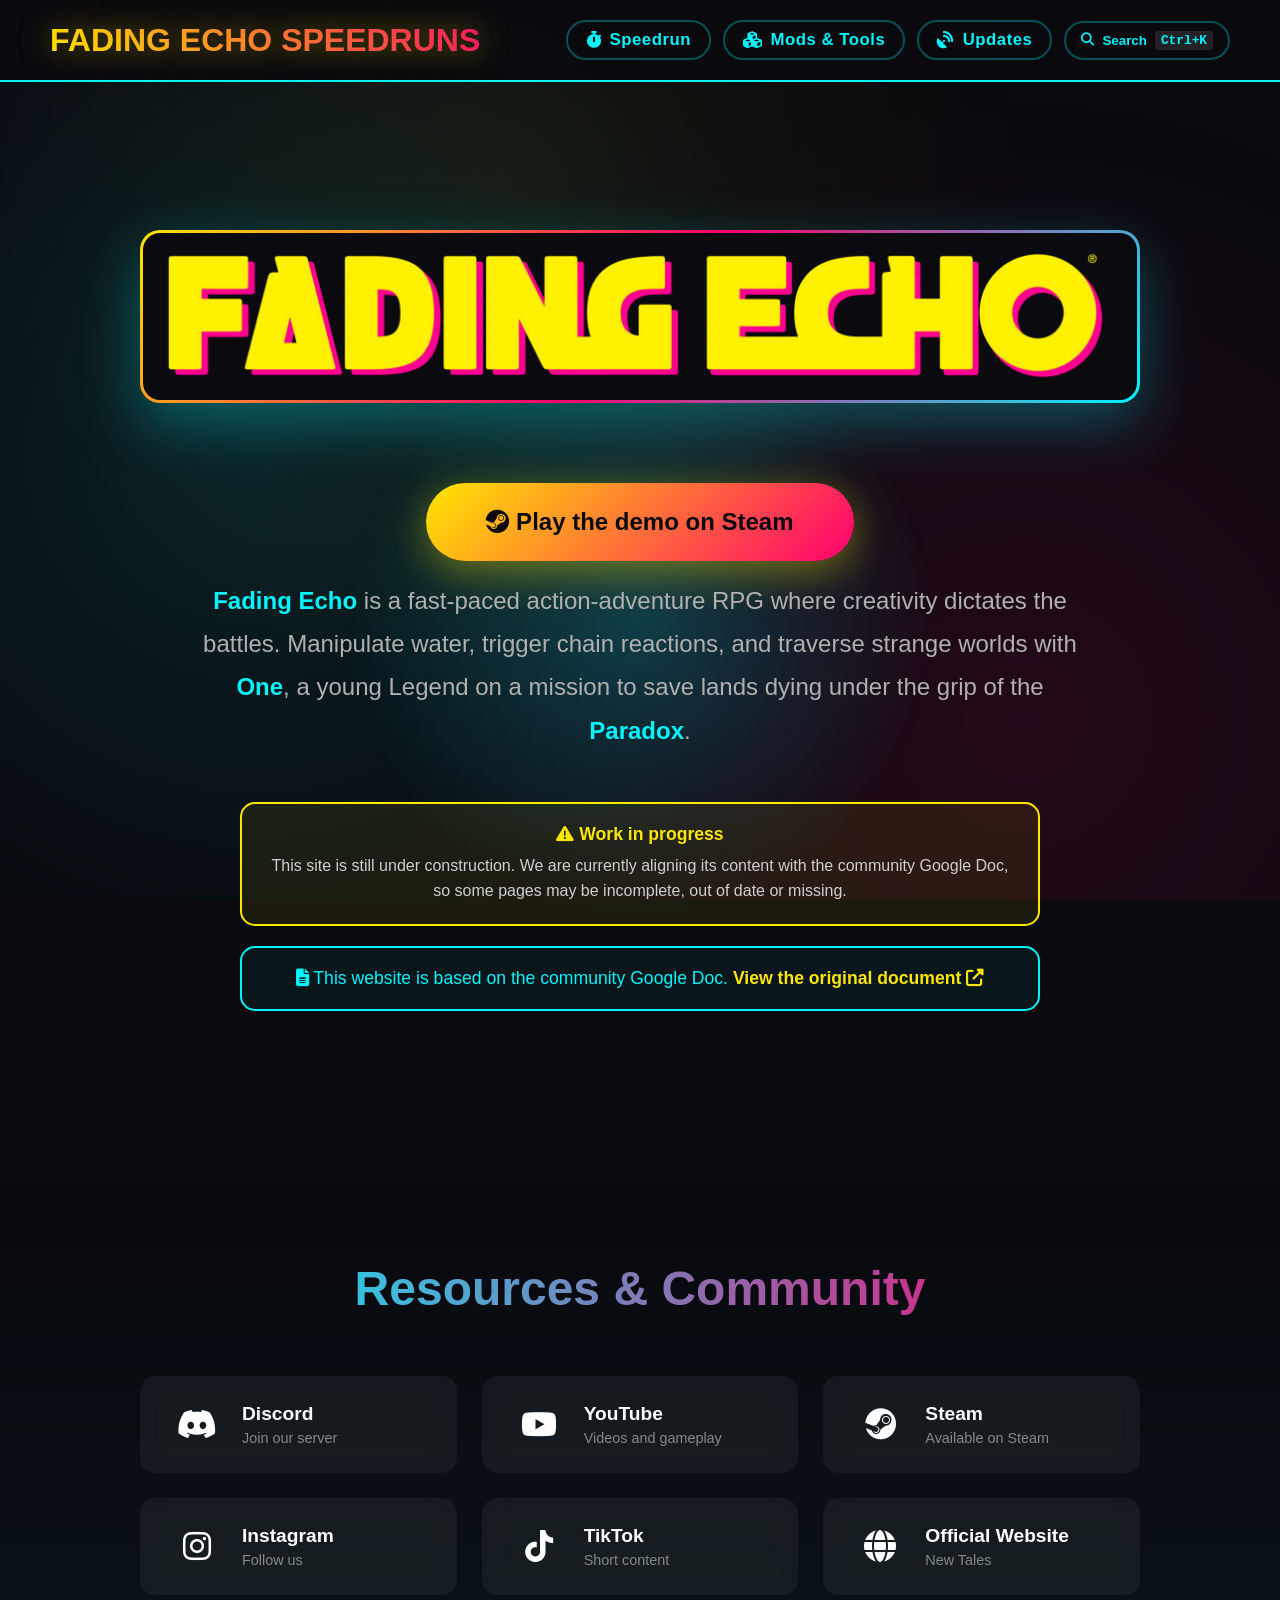
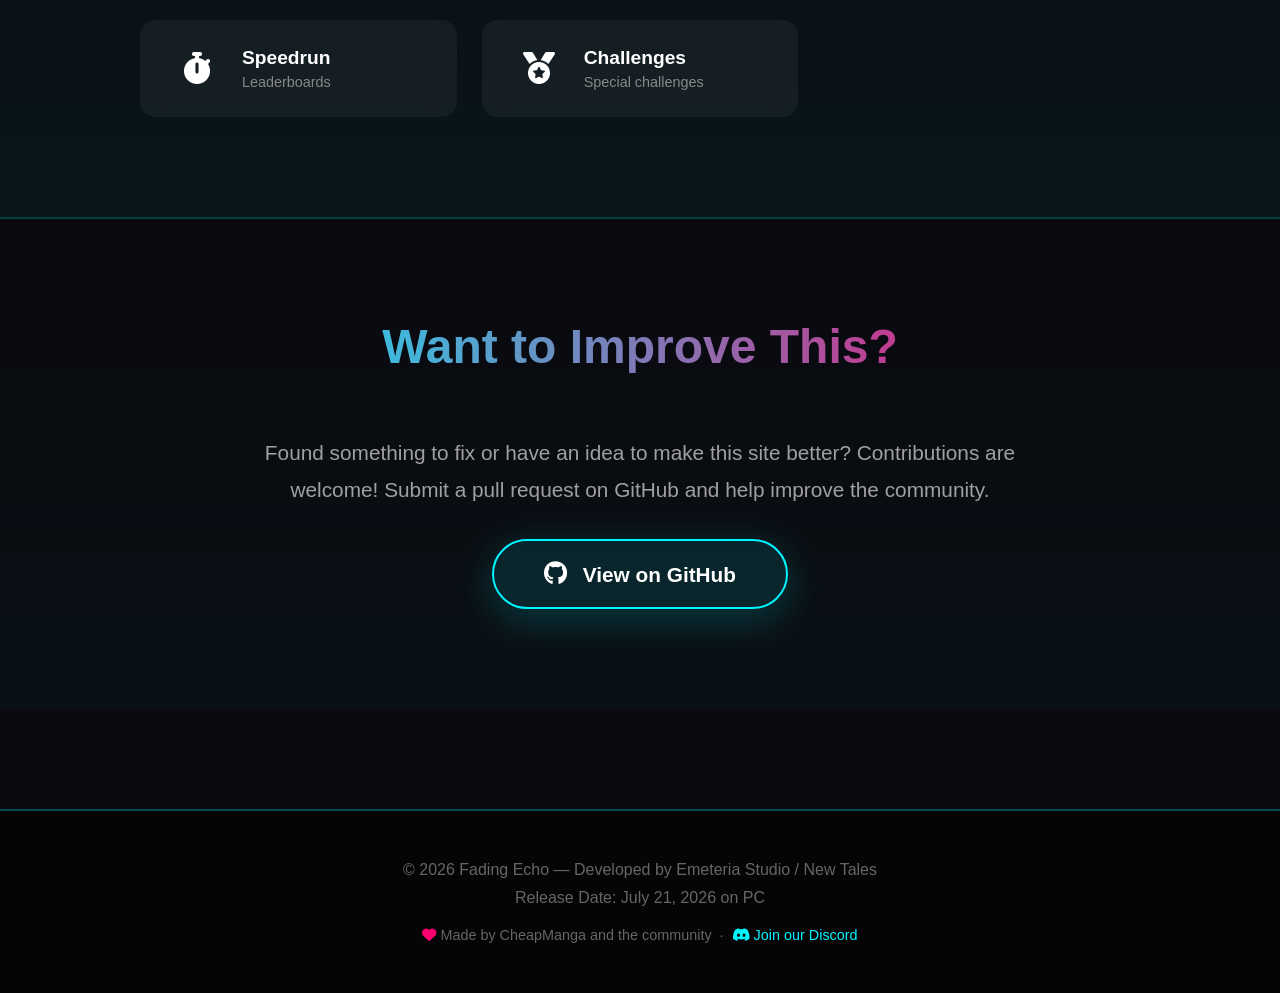
<file: index.html>
﻿<!DOCTYPE html>
<html lang="en">
<head>
    <meta charset="UTF-8">
    <meta name="viewport" content="width=device-width, initial-scale=1.0">
    <meta http-equiv="Content-Security-Policy" content="default-src 'self'; script-src 'self'; style-src 'self' 'unsafe-inline' https://cdnjs.cloudflare.com https://fonts.googleapis.com; font-src https://fonts.gstatic.com https://cdnjs.cloudflare.com; img-src 'self' data:; frame-src https://www.youtube.com; connect-src 'self'; object-src 'none'; base-uri 'self'; form-action 'none'">
    <title>FadingUtilities</title>
    <meta name="description" content="FadingUtilities - Community resources for Fading Echo: speedrun techniques, glitches, mods and tools">
    <meta property="og:title" content="FadingUtilities">
    <meta property="og:description" content="Community resources for Fading Echo: speedrun, glitches, mods and tools">
    <meta property="og:image" content="https://cheapmanga.github.io/FadingUtilities/Images/FE-banner.jpg">
    <meta property="og:type" content="website">
    <meta property="og:url" content="https://cheapmanga.github.io/FadingUtilities/index.html">
    <link rel="canonical" href="https://cheapmanga.github.io/FadingUtilities/index.html">
    <meta name="theme-color" content="#00F5FF">
    <link rel="icon" type="image/png" href="Images/favicon.png">
    <link rel="manifest" href="manifest.json">
    <link rel="preconnect" href="https://fonts.googleapis.com">
    <link rel="preconnect" href="https://fonts.gstatic.com" crossorigin>
    <link href="https://fonts.googleapis.com/css2?family=Orbitron:wght@400;700;900&family=Rajdhani:wght@300;500;700&display=swap" rel="stylesheet">
    <link rel="stylesheet" href="https://cdnjs.cloudflare.com/ajax/libs/font-awesome/6.4.0/css/all.min.css" integrity="sha512-iecdLmaskl7CVkqkXNQ/ZH/XLlvWZOJyj7Yy7tcenmpD1ypASozpmT/E0iPtmFIB46ZmdtAc9eNBvH0H/ZpiBw==" crossorigin="anonymous" referrerpolicy="no-referrer">
    <link rel="stylesheet" href="style.css">
</head>
<body>
    <div class="bg-animation"></div>

    <header>
        <nav>
            <a href="index.html" class="logo">FADING ECHO SPEEDRUNS</a>
            <div class="nav-actions">
                <a href="speedrun.html" class="nav-btn"><i class="fas fa-stopwatch"></i><span>Speedrun</span></a>
                <a href="mods-tools.html" class="nav-btn"><i class="fas fa-cubes"></i><span>Mods &amp; Tools</span></a>
                <a href="tracker.html" class="nav-btn"><i class="fas fa-satellite-dish"></i><span>Updates</span></a>
                <button class="search-trigger" id="searchTrigger">
                    <i class="fas fa-search"></i>
                    <span class="search-text">Search</span>
                    <kbd class="search-kbd">Ctrl+K</kbd>
                </button>
            </div>
        </nav>
    </header>

    <!-- HERO SECTION -->
    <section class="hero" id="home">
        <h1>
            <div class="game-banner">
                <img src="Images/FE-name.webp" alt="Fading Echo Banner" width="2000" height="336" fetchpriority="high">
            </div>
        </h1>
        <a href="https://store.steampowered.com/app/2467880/Fading_Echo/" target="_blank" rel="noopener noreferrer" class="cta-button">
            <i class="fab fa-steam"></i> Play the demo on Steam
        </a>
        <br>
        <br>
        <p class="hero-description">
            <strong>Fading Echo</strong> is a fast-paced action-adventure RPG where creativity dictates the battles.
            Manipulate water, trigger chain reactions, and traverse strange worlds with <strong>One</strong>,
            a young Legend on a mission to save lands dying under the grip of the <strong>Paradox</strong>.
        </p>
        <div style="background: rgba(255, 230, 0, 0.07); border: 2px solid var(--primary-yellow); border-radius: 15px; padding: 20px; max-width: 800px; margin: 0 auto 20px; text-align: center;">
            <p style="color: var(--primary-yellow); font-size: 1.1rem; margin: 0; font-weight: 700;">
                <i class="fas fa-triangle-exclamation"></i> Work in progress
            </p>
            <p style="color: #d0d0d0; font-size: 1rem; margin: 8px 0 0; line-height: 1.6;">
                This site is still under construction. We are currently aligning its content with the community Google Doc,
                so some pages may be incomplete, out of date or missing.
            </p>
        </div>
        <div style="background: rgba(0, 245, 255, 0.05); border: 2px solid var(--primary-cyan); border-radius: 15px; padding: 20px; max-width: 800px; margin: 0 auto 50px; text-align: center;">
            <p style="color: var(--primary-cyan); font-size: 1.1rem; margin: 0;">
                <i class="fas fa-file-alt"></i> This website is based on the community Google Doc.
                <a href="https://docs.google.com/document/d/1M-i1mLmX0Jkw_8NZJlRj5nv2QdE7_MJ_jspCigwSiqc/edit?tab=t.0" target="_blank" rel="noopener noreferrer" style="color: var(--primary-yellow); text-decoration: none; font-weight: 700;">
                    View the original document <i class="fas fa-external-link-alt"></i>
                </a>
            </p>
        </div>
    </section>

    <!-- SOCIAL SECTION -->
    <section class="social-section" id="social">
        <div class="social-container">
            <h2 class="section-title">Resources & Community</h2>
            <div class="social-grid">
                <a href="https://discord.gg/KnjSeWrRPv" target="_blank" rel="noopener noreferrer" class="social-link discord">
                    <i class="fab fa-discord"></i>
                    <div class="social-text"><h4>Discord</h4><p>Join our server</p></div>
                </a>
                <a href="https://www.youtube.com/@FadingEchoGame" target="_blank" rel="noopener noreferrer" class="social-link youtube">
                    <i class="fab fa-youtube"></i>
                    <div class="social-text"><h4>YouTube</h4><p>Videos and gameplay</p></div>
                </a>
                <a href="https://store.steampowered.com/app/2467880/Fading_Echo/" target="_blank" rel="noopener noreferrer" class="social-link steam">
                    <i class="fab fa-steam"></i>
                    <div class="social-text"><h4>Steam</h4><p>Available on Steam</p></div>
                </a>
                <a href="https://www.instagram.com/fadingechogame/" target="_blank" rel="noopener noreferrer" class="social-link instagram">
                    <i class="fab fa-instagram"></i>
                    <div class="social-text"><h4>Instagram</h4><p>Follow us</p></div>
                </a>
                <a href="https://www.tiktok.com/@fadingechogame" target="_blank" rel="noopener noreferrer" class="social-link tiktok">
                    <i class="fab fa-tiktok"></i>
                    <div class="social-text"><h4>TikTok</h4><p>Short content</p></div>
                </a>
                <a href="https://www.newtales.com/games/fading-echo/en-us" target="_blank" rel="noopener noreferrer" class="social-link website">
                    <i class="fas fa-globe"></i>
                    <div class="social-text"><h4>Official Website</h4><p>New Tales</p></div>
                </a>
                <a href="https://www.speedrun.com/Fading_Echo" target="_blank" rel="noopener noreferrer" class="social-link speedrun">
                    <i class="fas fa-stopwatch"></i>
                    <div class="social-text"><h4>Speedrun</h4><p>Leaderboards</p></div>
                </a>
                <a href="https://www.speedrun.com/challenges/jkyoj6p9" target="_blank" rel="noopener noreferrer" class="social-link speedrun">
                    <i class="fas fa-medal"></i>
                    <div class="social-text"><h4>Challenges</h4><p>Special challenges</p></div>
                </a>
            </div>
        </div>
    </section>

    <!-- CONTRIBUTE SECTION -->
    <section class="contribute-section">
        <div class="contribute-container">
            <h2 class="section-title">Want to Improve This?</h2>
            <p style="font-size: 1.3rem; color: #a0a0a0; margin-bottom: 30px; max-width: 800px; margin-left: auto; margin-right: auto; line-height: 1.8;">
                Found something to fix or have an idea to make this site better?
                Contributions are welcome! Submit a pull request on GitHub and help improve the community.
            </p>
            <a href="https://github.com/cheapmanga/FadingUtilities" target="_blank" rel="noopener noreferrer" class="contribute-button">
                <i class="fab fa-github"></i> View on GitHub
            </a>
        </div>
    </section>

    <footer>
        <p>&copy; 2026 Fading Echo — Developed by Emeteria Studio / New Tales</p>
        <p>Release Date: July 21, 2026 on PC</p>
        <p style="margin-top: 20px; font-size: 0.9rem;"><i class="fas fa-heart" style="color: var(--primary-pink);"></i> Made by CheapManga and the community &nbsp;·&nbsp; <a href="https://discord.gg/KnjSeWrRPv" target="_blank" rel="noopener noreferrer" style="color: var(--primary-cyan); text-decoration: none;"><i class="fab fa-discord"></i> Join our Discord</a></p>
    </footer>

    <!-- SEARCH MODAL -->
    <div id="searchModal" class="search-modal" role="dialog" aria-label="Search">
        <div class="search-container">
            <div class="search-header">
                <i class="fas fa-search search-icon"></i>
                <input type="text" id="searchInput" placeholder="Search glitches, mods, tools..." autocomplete="off" aria-label="Search input">
                <kbd class="search-shortcut">ESC</kbd>
            </div>
            <div class="search-results" id="searchResults">
                <div class="search-empty">Start typing to search...</div>
            </div>
            <div class="search-footer">
                <span><kbd>ESC</kbd> to close</span>
            </div>
        </div>
    </div>

    <script src="search-data.js"></script>
    <script src="search.js"></script>
    <script src="site.js"></script>
</body>
</html>
</file>
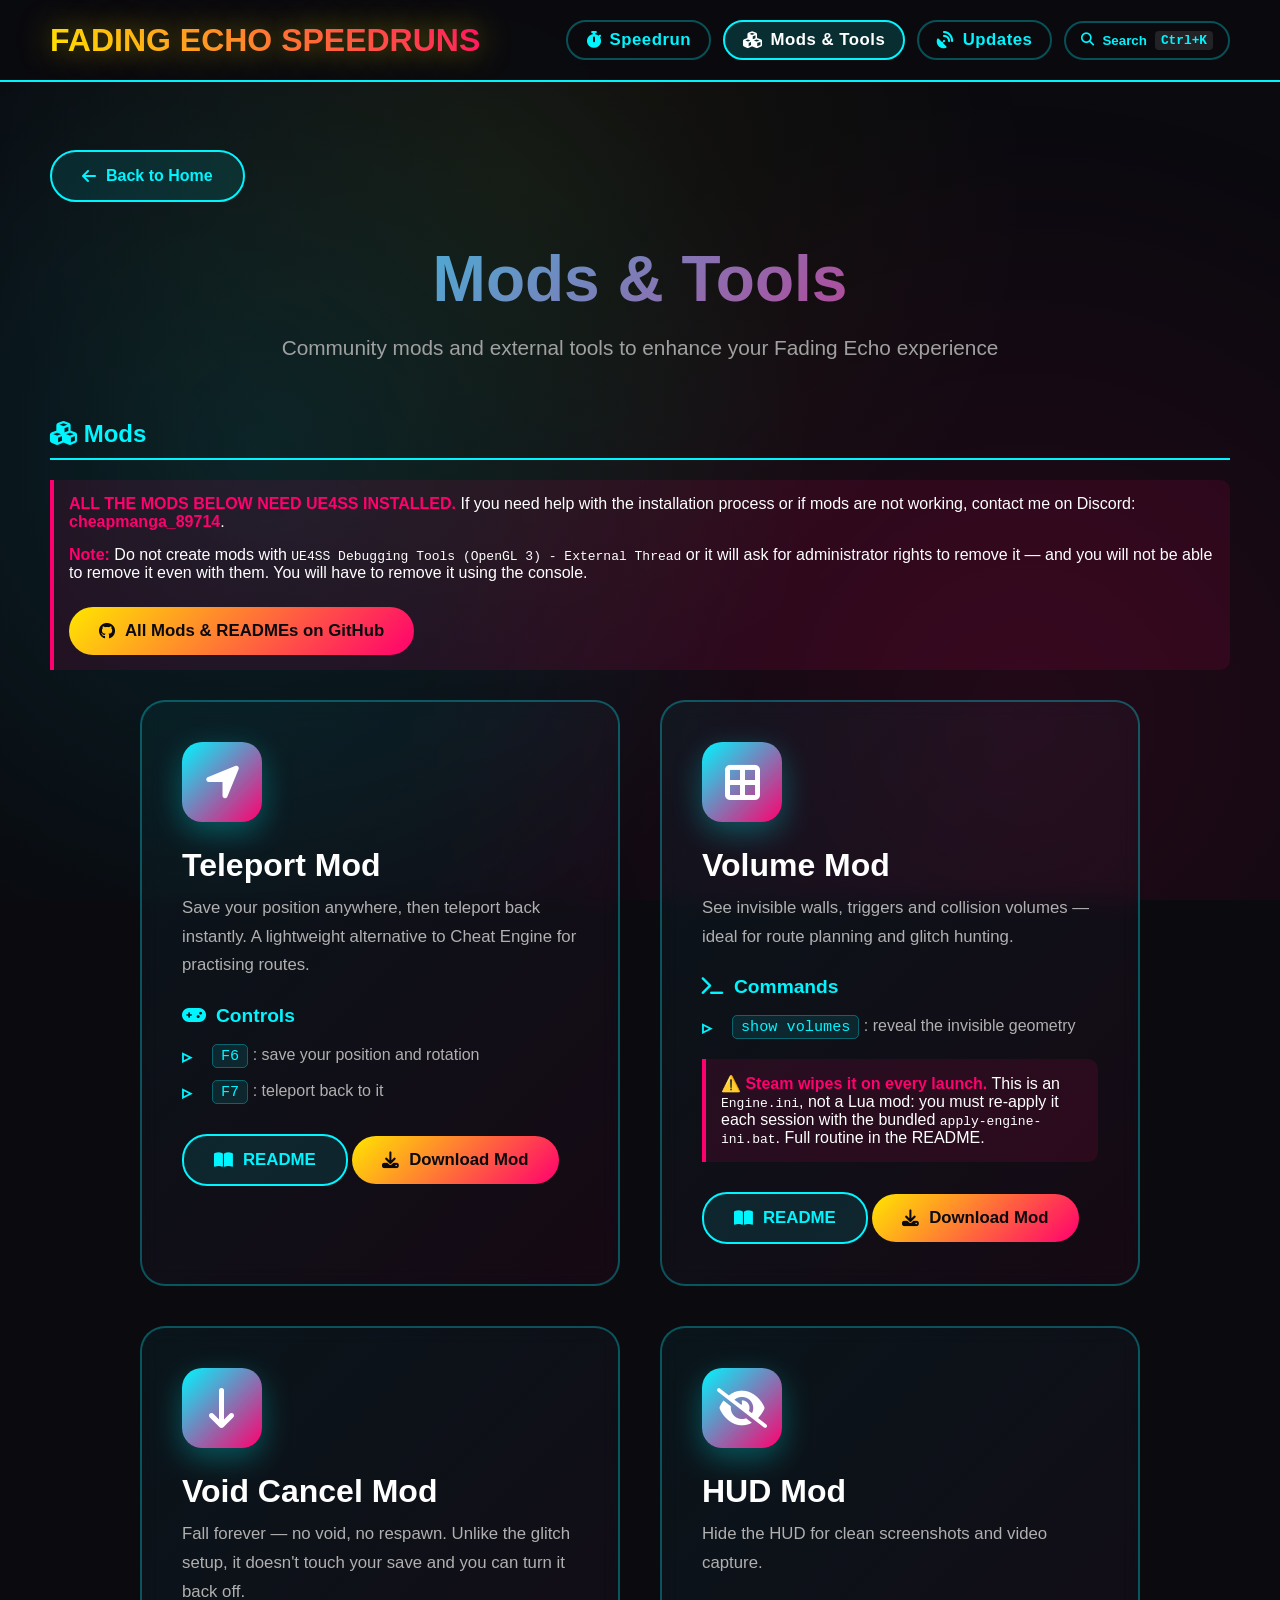
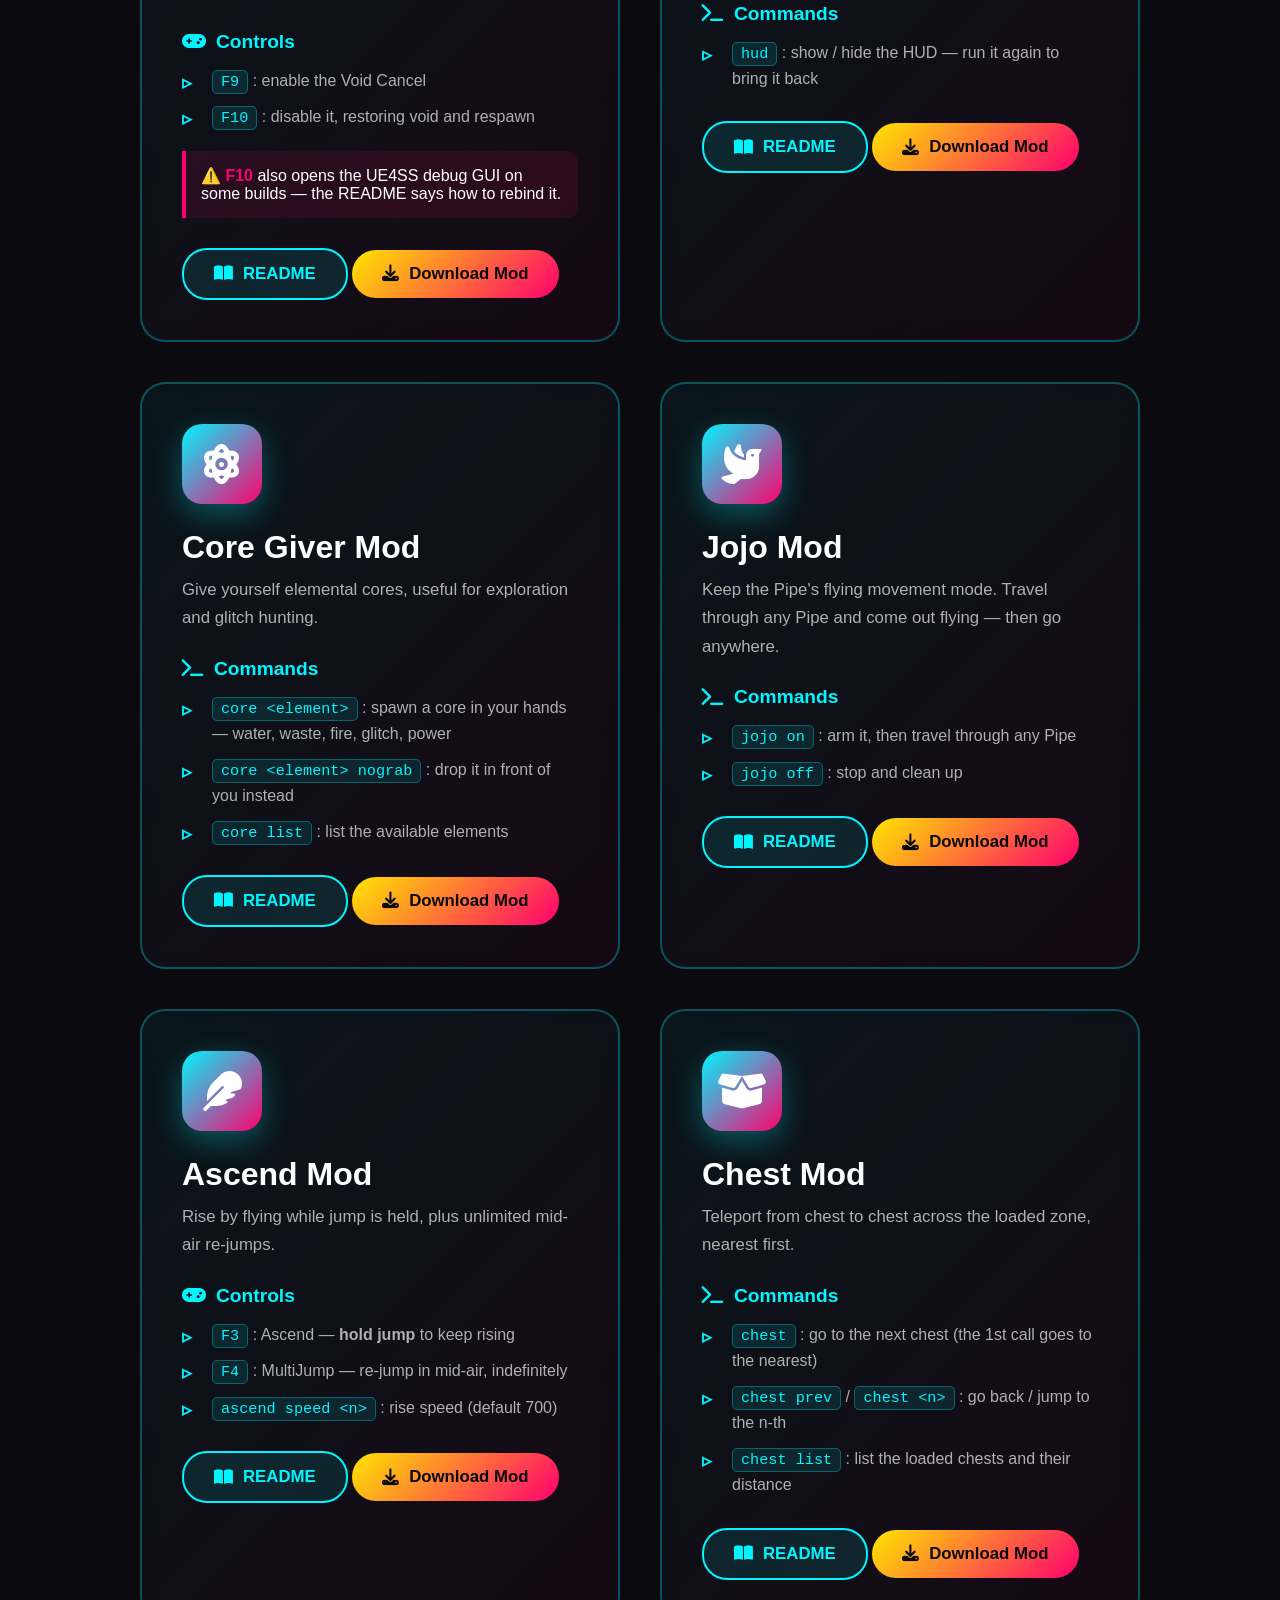
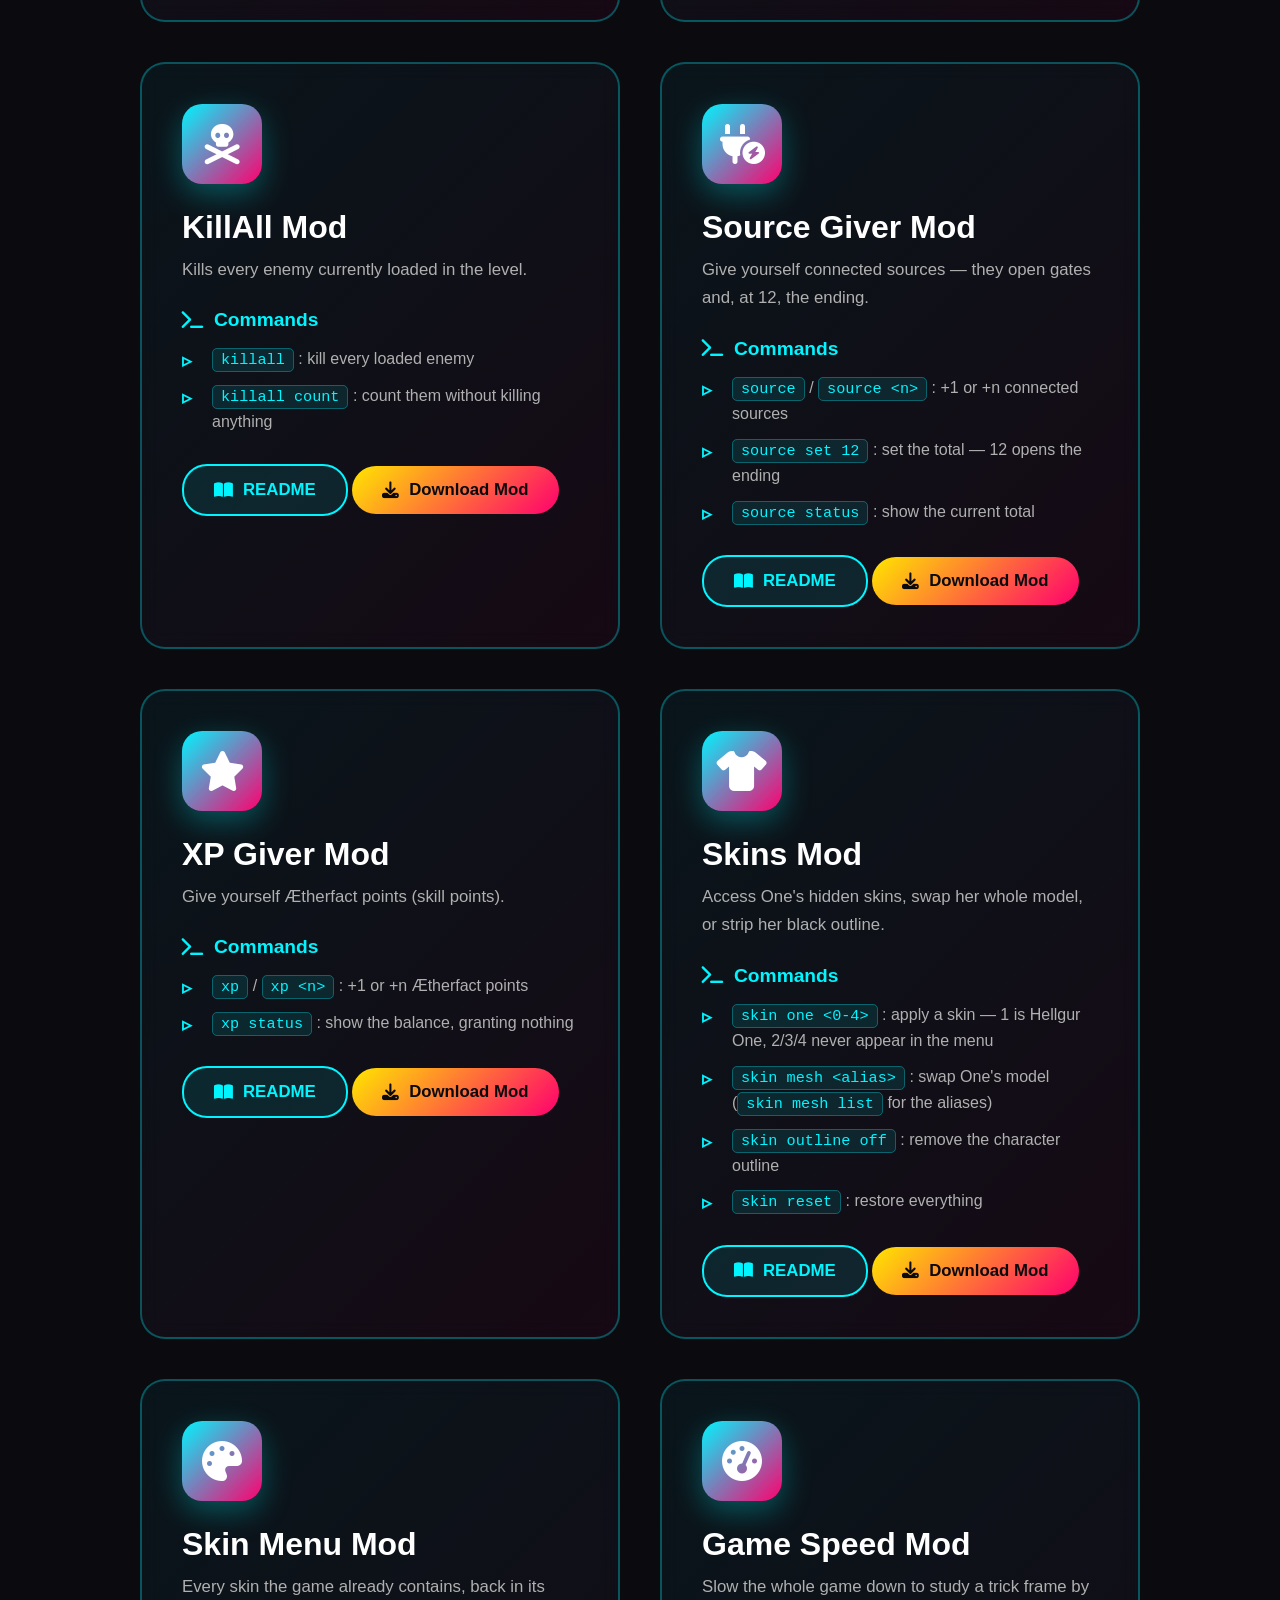
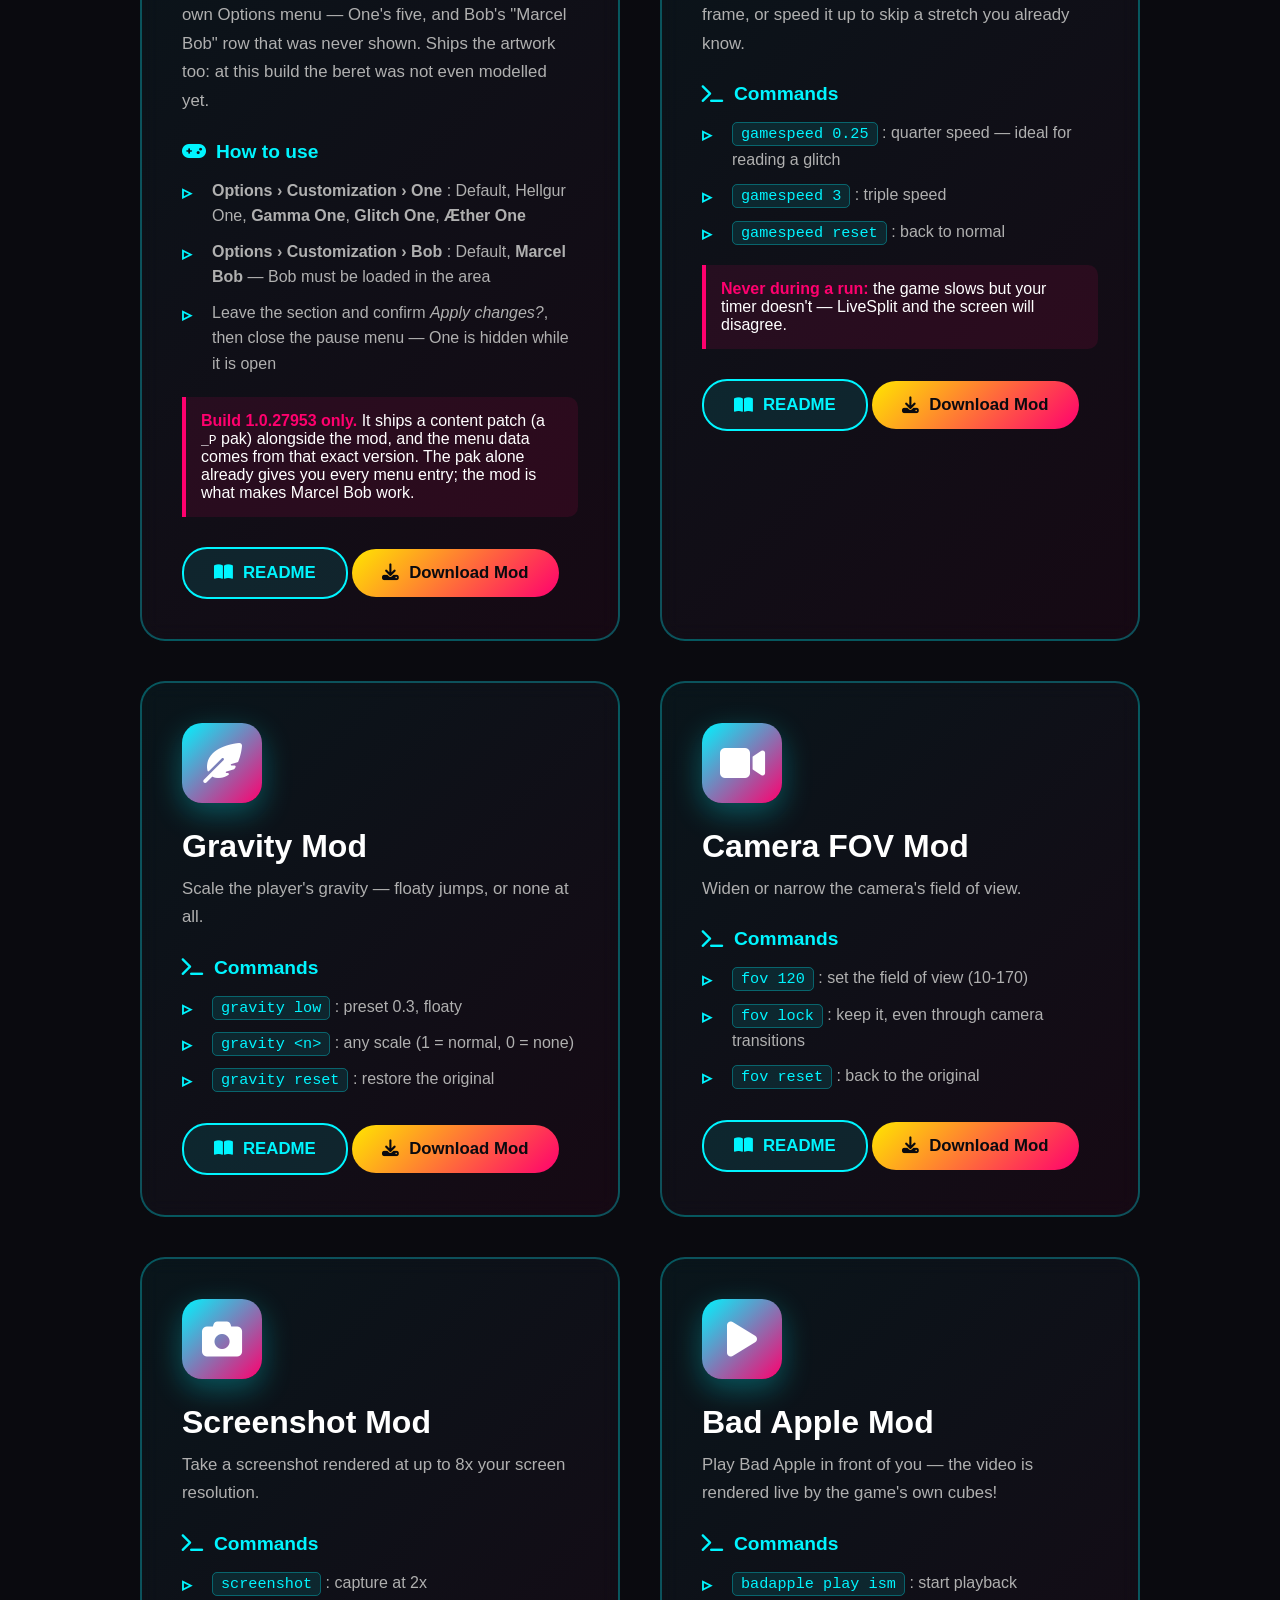
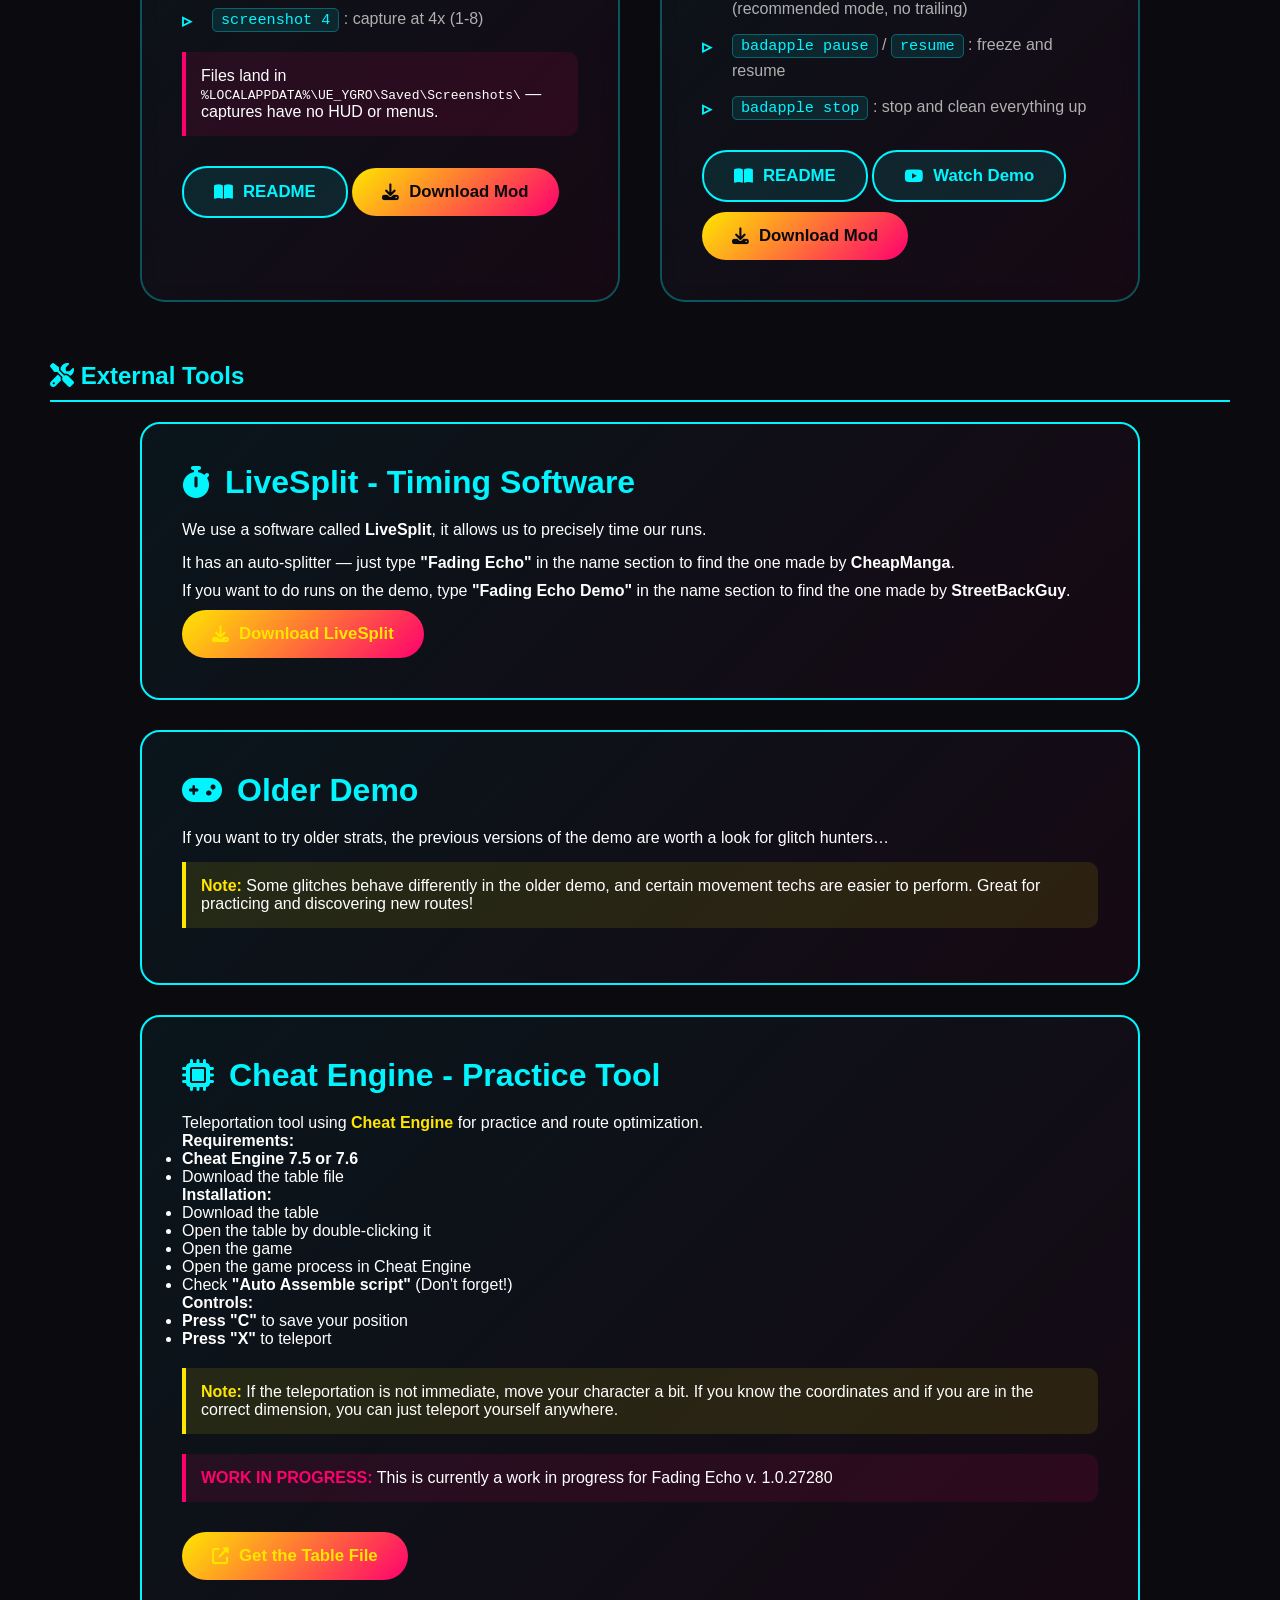
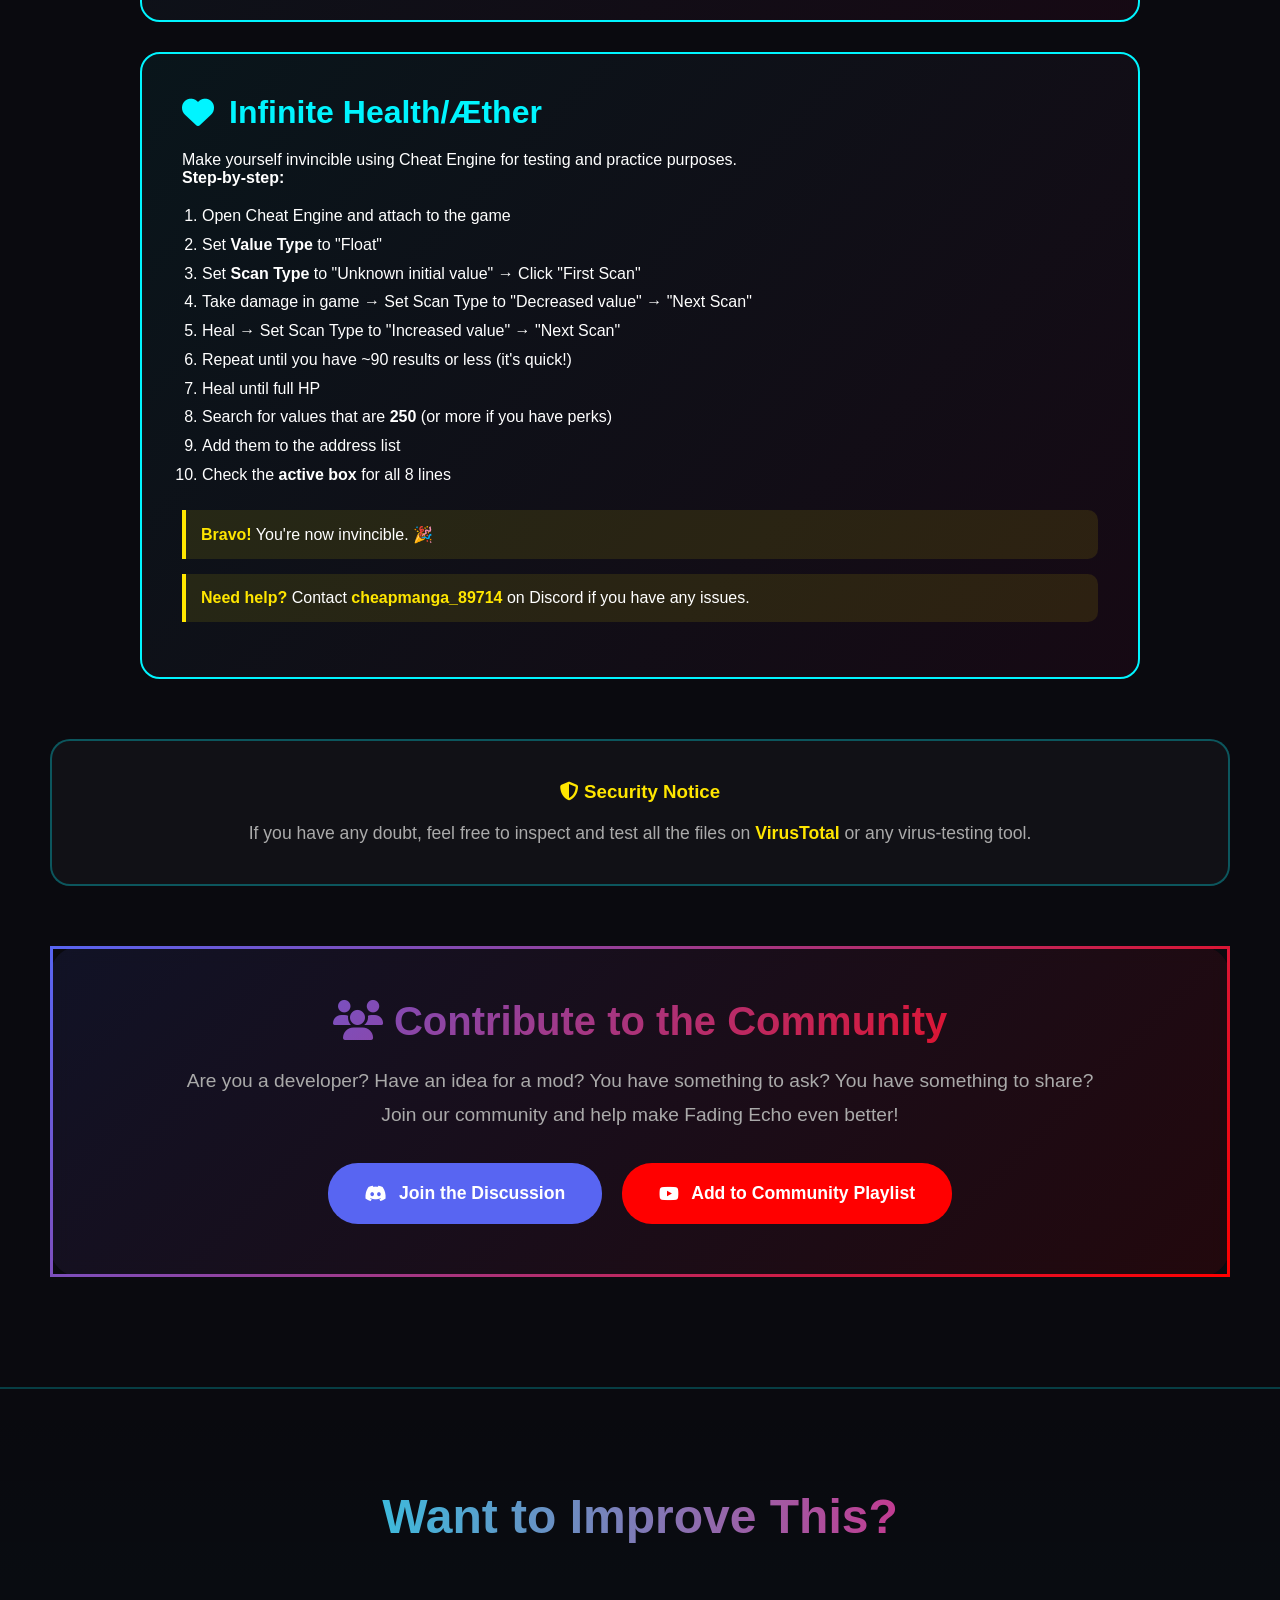
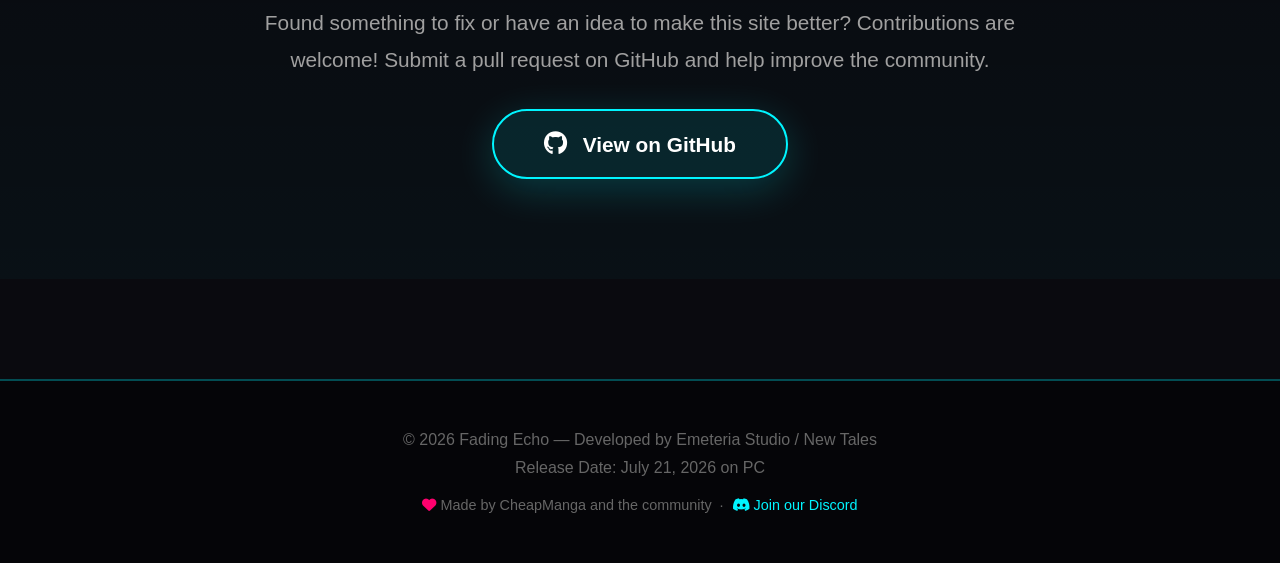
<file: mods-tools.html>
<!DOCTYPE html>
<html lang="en">

<head>
  <meta charset="UTF-8">
  <meta name="viewport" content="width=device-width, initial-scale=1.0">
  <meta http-equiv="Content-Security-Policy" content="default-src 'self'; script-src 'self'; style-src 'self' 'unsafe-inline' https://cdnjs.cloudflare.com https://fonts.googleapis.com; font-src https://fonts.gstatic.com https://cdnjs.cloudflare.com; img-src 'self' data:; frame-src https://www.youtube.com; connect-src 'self'; object-src 'none'; base-uri 'self'; form-action 'none'">
  <title>FadingUtilities - Mods &amp; Tools</title>
  <meta name="description" content="Fading Echo community mods: Teleport Mod, Volume Mod and more tools">
  <meta property="og:title" content="FadingUtilities - Mods & Tools">
  <meta property="og:description" content="Mods and external tools for Fading Echo: Teleport Mod, Volume Mod, LiveSplit, Cheat Engine and more">
  <meta property="og:image" content="https://cheapmanga.github.io/FadingUtilities/Images/FE-banner.jpg">
  <meta property="og:type" content="website">
  <meta property="og:url" content="https://cheapmanga.github.io/FadingUtilities/mods-tools.html">
  <link rel="canonical" href="https://cheapmanga.github.io/FadingUtilities/mods-tools.html">
  <meta name="theme-color" content="#00F5FF">
  <link rel="icon" type="image/png" href="Images/favicon.png">
  <link rel="manifest" href="manifest.json">
  <link rel="preconnect" href="https://fonts.googleapis.com">
  <link rel="preconnect" href="https://fonts.gstatic.com" crossorigin>
  <link href="https://fonts.googleapis.com/css2?family=Orbitron:wght@400;700;900&family=Rajdhani:wght@300;500;700&display=swap" rel="stylesheet">
  <link rel="stylesheet" href="https://cdnjs.cloudflare.com/ajax/libs/font-awesome/6.4.0/css/all.min.css" integrity="sha512-iecdLmaskl7CVkqkXNQ/ZH/XLlvWZOJyj7Yy7tcenmpD1ypASozpmT/E0iPtmFIB46ZmdtAc9eNBvH0H/ZpiBw==" crossorigin="anonymous" referrerpolicy="no-referrer">
  <link rel="stylesheet" href="style.css">
</head>

<body>
  <div class="bg-animation"></div>
  <header>
    <nav>
      <a href="index.html" class="logo">FADING ECHO SPEEDRUNS</a>
      <div class="nav-actions">
        <a href="speedrun.html" class="nav-btn"><i class="fas fa-stopwatch"></i><span>Speedrun</span></a>
        <a href="mods-tools.html" class="nav-btn active"><i class="fas fa-cubes"></i><span>Mods &amp; Tools</span></a>
        <a href="tracker.html" class="nav-btn"><i class="fas fa-satellite-dish"></i><span>Updates</span></a>
        <button class="search-trigger" id="searchTrigger">
          <i class="fas fa-search"></i>
          <span class="search-text">Search</span>
          <kbd class="search-kbd">Ctrl+K</kbd>
        </button>
      </div>
    </nav>
  </header>
  <div class="container">
    <a href="index.html" class="back-btn"><i class="fas fa-arrow-left"></i> Back to Home</a>
    <h1 class="page-title">Mods &amp; Tools</h1>
    <p class="page-subtitle">Community mods and external tools to enhance your Fading Echo experience</p>
    <h2 class="category-title" style="margin: 20px 0 20px 0; padding-bottom: 10px; border-bottom: 2px solid var(--primary-cyan); font-family: 'Orbitron', sans-serif; color: var(--primary-cyan);"><i class="fas fa-cubes"></i> Mods</h2>
    <div class="warning" style="margin-bottom: 30px;">
      <strong>ALL THE MODS BELOW NEED UE4SS INSTALLED.</strong> If you need help with the installation process or if mods are not working, contact me on Discord: <strong>cheapmanga_89714</strong>.
      <span style="display:block; margin-top:15px;"><strong>Note:</strong> Do not create mods with <code>UE4SS Debugging Tools (OpenGL 3) - External Thread</code> or it will ask for administrator rights to remove it — and you will not be able to remove it even with them. You will have to remove it using the console.</span>
      <div style="margin-top: 15px;">
        <a href="https://github.com/cheapmanga/FE-UE4SS-Mods" target="_blank" rel="noopener noreferrer" class="download-btn"><i class="fab fa-github"></i> All Mods &amp; READMEs on GitHub</a>
      </div>
    </div>
    <div class="mods-grid">
      <!-- Teleport Mod -->
      <div class="mod-card">
        <div class="mod-icon"><i class="fas fa-location-arrow"></i></div>
        <h2>Teleport Mod</h2>
        <p>Save your position anywhere, then teleport back instantly. A lightweight alternative to Cheat Engine for practising routes.</p>
        <h3><i class="fas fa-gamepad"></i> Controls</h3>
        <ul>
          <li><code>F6</code> : save your position and rotation</li>
          <li><code>F7</code> : teleport back to it</li>
        </ul>
        <a href="https://github.com/cheapmanga/FE-UE4SS-Mods/tree/main/FETeleport" target="_blank" rel="noopener noreferrer" class="secondary-btn"><i class="fas fa-book-open"></i> README</a>
        <a href="https://github.com/cheapmanga/FE-UE4SS-Mods#fe-ue4ss-mods" target="_blank" rel="noopener noreferrer" class="download-btn"><i class="fas fa-download"></i> Download Mod</a>
      </div>
      <!-- Volume Mod -->
      <div class="mod-card">
        <div class="mod-icon"><i class="fas fa-border-all"></i></div>
        <h2>Volume Mod</h2>
        <p>See invisible walls, triggers and collision volumes — ideal for route planning and glitch hunting.</p>
        <h3><i class="fas fa-terminal"></i> Commands</h3>
        <ul>
          <li><code>show volumes</code> : reveal the invisible geometry</li>
        </ul>
        <div class="warning">
          <strong>⚠️ Steam wipes it on every launch.</strong> This is an <code>Engine.ini</code>, not a Lua mod: you must re-apply it each session with the bundled <code>apply-engine-ini.bat</code>. Full routine in the README.
        </div>
        <a href="https://github.com/cheapmanga/FE-UE4SS-Mods/tree/main/FEVolume" target="_blank" rel="noopener noreferrer" class="secondary-btn"><i class="fas fa-book-open"></i> README</a>
        <a href="https://github.com/cheapmanga/FE-UE4SS-Mods#fe-ue4ss-mods" target="_blank" rel="noopener noreferrer" class="download-btn"><i class="fas fa-download"></i> Download Mod</a>
      </div>
      <!-- Void Cancel Mod -->
      <div class="mod-card">
        <div class="mod-icon"><i class="fas fa-arrow-down-long"></i></div>
        <h2>Void Cancel Mod</h2>
        <p>Fall forever — no void, no respawn. Unlike the glitch setup, it doesn't touch your save and you can turn it back off.</p>
        <h3><i class="fas fa-gamepad"></i> Controls</h3>
        <ul>
          <li><code>F9</code> : enable the Void Cancel</li>
          <li><code>F10</code> : disable it, restoring void and respawn</li>
        </ul>
        <div class="warning">
          <strong>⚠️ F10</strong> also opens the UE4SS debug GUI on some builds — the README says how to rebind it.
        </div>
        <a href="https://github.com/cheapmanga/FE-UE4SS-Mods/tree/main/FEVoidCancel" target="_blank" rel="noopener noreferrer" class="secondary-btn"><i class="fas fa-book-open"></i> README</a>
        <a href="https://github.com/cheapmanga/FE-UE4SS-Mods#fe-ue4ss-mods" target="_blank" rel="noopener noreferrer" class="download-btn"><i class="fas fa-download"></i> Download Mod</a>
      </div>
      <!-- HUD Mod -->
      <div class="mod-card">
        <div class="mod-icon"><i class="fas fa-eye-slash"></i></div>
        <h2>HUD Mod</h2>
        <p>Hide the HUD for clean screenshots and video capture.</p>
        <h3><i class="fas fa-terminal"></i> Commands</h3>
        <ul>
          <li><code>hud</code> : show / hide the HUD — run it again to bring it back</li>
        </ul>
        <a href="https://github.com/cheapmanga/FE-UE4SS-Mods/tree/main/FEHud" target="_blank" rel="noopener noreferrer" class="secondary-btn"><i class="fas fa-book-open"></i> README</a>
        <a href="https://github.com/cheapmanga/FE-UE4SS-Mods#fe-ue4ss-mods" target="_blank" rel="noopener noreferrer" class="download-btn"><i class="fas fa-download"></i> Download Mod</a>
      </div>
      <!-- Core Giver Mod -->
      <div class="mod-card">
        <div class="mod-icon"><i class="fas fa-atom"></i></div>
        <h2>Core Giver Mod</h2>
        <p>Give yourself elemental cores, useful for exploration and glitch hunting.</p>
        <h3><i class="fas fa-terminal"></i> Commands</h3>
        <ul>
          <li><code>core &lt;element&gt;</code> : spawn a core in your hands — water, waste, fire, glitch, power</li>
          <li><code>core &lt;element&gt; nograb</code> : drop it in front of you instead</li>
          <li><code>core list</code> : list the available elements</li>
        </ul>
        <a href="https://github.com/cheapmanga/FE-UE4SS-Mods/tree/main/FECoreGiver" target="_blank" rel="noopener noreferrer" class="secondary-btn"><i class="fas fa-book-open"></i> README</a>
        <a href="https://github.com/cheapmanga/FE-UE4SS-Mods#fe-ue4ss-mods" target="_blank" rel="noopener noreferrer" class="download-btn"><i class="fas fa-download"></i> Download Mod</a>
      </div>
      <!-- Jojo Mod -->
      <div class="mod-card">
        <div class="mod-icon"><i class="fas fa-dove"></i></div>
        <h2>Jojo Mod</h2>
        <p>Keep the Pipe's flying movement mode. Travel through any Pipe and come out flying — then go anywhere.</p>
        <h3><i class="fas fa-terminal"></i> Commands</h3>
        <ul>
          <li><code>jojo on</code> : arm it, then travel through any Pipe</li>
          <li><code>jojo off</code> : stop and clean up</li>
        </ul>
        <a href="https://github.com/cheapmanga/FE-UE4SS-Mods/tree/main/FEJojo" target="_blank" rel="noopener noreferrer" class="secondary-btn"><i class="fas fa-book-open"></i> README</a>
        <a href="https://github.com/cheapmanga/FE-UE4SS-Mods#fe-ue4ss-mods" target="_blank" rel="noopener noreferrer" class="download-btn"><i class="fas fa-download"></i> Download Mod</a>
      </div>
      <!-- Ascend Mod -->
      <div class="mod-card">
        <div class="mod-icon"><i class="fas fa-feather"></i></div>
        <h2>Ascend Mod</h2>
        <p>Rise by flying while jump is held, plus unlimited mid-air re-jumps.</p>
        <h3><i class="fas fa-gamepad"></i> Controls</h3>
        <ul>
          <li><code>F3</code> : Ascend — <strong>hold jump</strong> to keep rising</li>
          <li><code>F4</code> : MultiJump — re-jump in mid-air, indefinitely</li>
          <li><code>ascend speed &lt;n&gt;</code> : rise speed (default 700)</li>
        </ul>
        <a href="https://github.com/cheapmanga/FE-UE4SS-Mods/tree/main/FEAscend" target="_blank" rel="noopener noreferrer" class="secondary-btn"><i class="fas fa-book-open"></i> README</a>
        <a href="https://github.com/cheapmanga/FE-UE4SS-Mods#fe-ue4ss-mods" target="_blank" rel="noopener noreferrer" class="download-btn"><i class="fas fa-download"></i> Download Mod</a>
      </div>
      <!-- Chest Mod -->
      <div class="mod-card">
        <div class="mod-icon"><i class="fas fa-box-open"></i></div>
        <h2>Chest Mod</h2>
        <p>Teleport from chest to chest across the loaded zone, nearest first.</p>
        <h3><i class="fas fa-terminal"></i> Commands</h3>
        <ul>
          <li><code>chest</code> : go to the next chest (the 1st call goes to the nearest)</li>
          <li><code>chest prev</code> / <code>chest &lt;n&gt;</code> : go back / jump to the n-th</li>
          <li><code>chest list</code> : list the loaded chests and their distance</li>
        </ul>
        <a href="https://github.com/cheapmanga/FE-UE4SS-Mods/tree/main/FEChestHopper" target="_blank" rel="noopener noreferrer" class="secondary-btn"><i class="fas fa-book-open"></i> README</a>
        <a href="https://github.com/cheapmanga/FE-UE4SS-Mods#fe-ue4ss-mods" target="_blank" rel="noopener noreferrer" class="download-btn"><i class="fas fa-download"></i> Download Mod</a>
      </div>
      <!-- KillAll Mod -->
      <div class="mod-card">
        <div class="mod-icon"><i class="fas fa-skull-crossbones"></i></div>
        <h2>KillAll Mod</h2>
        <p>Kills every enemy currently loaded in the level.</p>
        <h3><i class="fas fa-terminal"></i> Commands</h3>
        <ul>
          <li><code>killall</code> : kill every loaded enemy</li>
          <li><code>killall count</code> : count them without killing anything</li>
        </ul>
        <a href="https://github.com/cheapmanga/FE-UE4SS-Mods/tree/main/FEKillAll" target="_blank" rel="noopener noreferrer" class="secondary-btn"><i class="fas fa-book-open"></i> README</a>
        <a href="https://github.com/cheapmanga/FE-UE4SS-Mods#fe-ue4ss-mods" target="_blank" rel="noopener noreferrer" class="download-btn"><i class="fas fa-download"></i> Download Mod</a>
      </div>
      <!-- Source Giver Mod -->
      <div class="mod-card">
        <div class="mod-icon"><i class="fas fa-plug-circle-bolt"></i></div>
        <h2>Source Giver Mod</h2>
        <p>Give yourself connected sources — they open gates and, at 12, the ending.</p>
        <h3><i class="fas fa-terminal"></i> Commands</h3>
        <ul>
          <li><code>source</code> / <code>source &lt;n&gt;</code> : +1 or +n connected sources</li>
          <li><code>source set 12</code> : set the total — 12 opens the ending</li>
          <li><code>source status</code> : show the current total</li>
        </ul>
        <a href="https://github.com/cheapmanga/FE-UE4SS-Mods/tree/main/FESourceGiver" target="_blank" rel="noopener noreferrer" class="secondary-btn"><i class="fas fa-book-open"></i> README</a>
        <a href="https://github.com/cheapmanga/FE-UE4SS-Mods#fe-ue4ss-mods" target="_blank" rel="noopener noreferrer" class="download-btn"><i class="fas fa-download"></i> Download Mod</a>
      </div>
      <!-- XP Giver Mod -->
      <div class="mod-card">
        <div class="mod-icon"><i class="fas fa-star"></i></div>
        <h2>XP Giver Mod</h2>
        <p>Give yourself Ætherfact points (skill points).</p>
        <h3><i class="fas fa-terminal"></i> Commands</h3>
        <ul>
          <li><code>xp</code> / <code>xp &lt;n&gt;</code> : +1 or +n Ætherfact points</li>
          <li><code>xp status</code> : show the balance, granting nothing</li>
        </ul>
        <a href="https://github.com/cheapmanga/FE-UE4SS-Mods/tree/main/FEXpGiver" target="_blank" rel="noopener noreferrer" class="secondary-btn"><i class="fas fa-book-open"></i> README</a>
        <a href="https://github.com/cheapmanga/FE-UE4SS-Mods#fe-ue4ss-mods" target="_blank" rel="noopener noreferrer" class="download-btn"><i class="fas fa-download"></i> Download Mod</a>
      </div>
      <!-- Skins Mod -->
      <div class="mod-card">
        <div class="mod-icon"><i class="fas fa-shirt"></i></div>
        <h2>Skins Mod</h2>
        <p>Access One's hidden skins, swap her whole model, or strip her black outline.</p>
        <h3><i class="fas fa-terminal"></i> Commands</h3>
        <ul>
          <li><code>skin one &lt;0-4&gt;</code> : apply a skin — 1 is Hellgur One, 2/3/4 never appear in the menu</li>
          <li><code>skin mesh &lt;alias&gt;</code> : swap One's model (<code>skin mesh list</code> for the aliases)</li>
          <li><code>skin outline off</code> : remove the character outline</li>
          <li><code>skin reset</code> : restore everything</li>
        </ul>
        <a href="https://github.com/cheapmanga/FE-UE4SS-Mods/tree/main/FESkins" target="_blank" rel="noopener noreferrer" class="secondary-btn"><i class="fas fa-book-open"></i> README</a>
        <a href="https://github.com/cheapmanga/FE-UE4SS-Mods#fe-ue4ss-mods" target="_blank" rel="noopener noreferrer" class="download-btn"><i class="fas fa-download"></i> Download Mod</a>
      </div>
      <!-- Skin Menu Mod -->
      <div class="mod-card">
        <div class="mod-icon"><i class="fas fa-palette"></i></div>
        <h2>Skin Menu Mod</h2>
        <p>Every skin the game already contains, back in its own Options menu — One's five, and Bob's "Marcel Bob" row that was never shown. Ships the artwork too: at this build the beret was not even modelled yet.</p>
        <h3><i class="fas fa-gamepad"></i> How to use</h3>
        <ul>
          <li><strong>Options &rsaquo; Customization &rsaquo; One</strong> : Default, Hellgur One, <strong>Gamma One</strong>, <strong>Glitch One</strong>, <strong>&AElig;ther One</strong></li>
          <li><strong>Options &rsaquo; Customization &rsaquo; Bob</strong> : Default, <strong>Marcel Bob</strong> &mdash; Bob must be loaded in the area</li>
          <li>Leave the section and confirm <em>Apply changes?</em>, then close the pause menu &mdash; One is hidden while it is open</li>
        </ul>
        <div class="warning">
          <strong>Build 1.0.27953 only.</strong> It ships a content patch (a <code>_P</code> pak) alongside the mod, and the menu data comes from that exact version. The pak alone already gives you every menu entry; the mod is what makes Marcel Bob work.
        </div>
        <a href="https://github.com/cheapmanga/FE-UE4SS-Mods/tree/main/FESkinMenu" target="_blank" rel="noopener noreferrer" class="secondary-btn"><i class="fas fa-book-open"></i> README</a>
        <a href="https://github.com/cheapmanga/FE-UE4SS-Mods#fe-ue4ss-mods" target="_blank" rel="noopener noreferrer" class="download-btn"><i class="fas fa-download"></i> Download Mod</a>
      </div>
      <!-- Game Speed Mod -->
      <div class="mod-card">
        <div class="mod-icon"><i class="fas fa-gauge-high"></i></div>
        <h2>Game Speed Mod</h2>
        <p>Slow the whole game down to study a trick frame by frame, or speed it up to skip a stretch you already know.</p>
        <h3><i class="fas fa-terminal"></i> Commands</h3>
        <ul>
          <li><code>gamespeed 0.25</code> : quarter speed — ideal for reading a glitch</li>
          <li><code>gamespeed 3</code> : triple speed</li>
          <li><code>gamespeed reset</code> : back to normal</li>
        </ul>
        <div class="warning">
          <strong>Never during a run:</strong> the game slows but your timer doesn't — LiveSplit and the screen will disagree.
        </div>
        <a href="https://github.com/cheapmanga/FE-UE4SS-Mods/tree/main/FEGameSpeed" target="_blank" rel="noopener noreferrer" class="secondary-btn"><i class="fas fa-book-open"></i> README</a>
        <a href="https://github.com/cheapmanga/FE-UE4SS-Mods#fe-ue4ss-mods" target="_blank" rel="noopener noreferrer" class="download-btn"><i class="fas fa-download"></i> Download Mod</a>
      </div>
      <!-- Gravity Mod -->
      <div class="mod-card">
        <div class="mod-icon"><i class="fas fa-feather-pointed"></i></div>
        <h2>Gravity Mod</h2>
        <p>Scale the player's gravity — floaty jumps, or none at all.</p>
        <h3><i class="fas fa-terminal"></i> Commands</h3>
        <ul>
          <li><code>gravity low</code> : preset 0.3, floaty</li>
          <li><code>gravity &lt;n&gt;</code> : any scale (1 = normal, 0 = none)</li>
          <li><code>gravity reset</code> : restore the original</li>
        </ul>
        <a href="https://github.com/cheapmanga/FE-UE4SS-Mods/tree/main/FEGravity" target="_blank" rel="noopener noreferrer" class="secondary-btn"><i class="fas fa-book-open"></i> README</a>
        <a href="https://github.com/cheapmanga/FE-UE4SS-Mods#fe-ue4ss-mods" target="_blank" rel="noopener noreferrer" class="download-btn"><i class="fas fa-download"></i> Download Mod</a>
      </div>
      <!-- Camera FOV Mod -->
      <div class="mod-card">
        <div class="mod-icon"><i class="fas fa-video"></i></div>
        <h2>Camera FOV Mod</h2>
        <p>Widen or narrow the camera's field of view.</p>
        <h3><i class="fas fa-terminal"></i> Commands</h3>
        <ul>
          <li><code>fov 120</code> : set the field of view (10-170)</li>
          <li><code>fov lock</code> : keep it, even through camera transitions</li>
          <li><code>fov reset</code> : back to the original</li>
        </ul>
        <a href="https://github.com/cheapmanga/FE-UE4SS-Mods/tree/main/FECamera" target="_blank" rel="noopener noreferrer" class="secondary-btn"><i class="fas fa-book-open"></i> README</a>
        <a href="https://github.com/cheapmanga/FE-UE4SS-Mods#fe-ue4ss-mods" target="_blank" rel="noopener noreferrer" class="download-btn"><i class="fas fa-download"></i> Download Mod</a>
      </div>
      <!-- Screenshot Mod -->
      <div class="mod-card">
        <div class="mod-icon"><i class="fas fa-camera"></i></div>
        <h2>Screenshot Mod</h2>
        <p>Take a screenshot rendered at up to 8x your screen resolution.</p>
        <h3><i class="fas fa-terminal"></i> Commands</h3>
        <ul>
          <li><code>screenshot</code> : capture at 2x</li>
          <li><code>screenshot 4</code> : capture at 4x (1-8)</li>
        </ul>
        <div class="warning">
          Files land in <code>%LOCALAPPDATA%\UE_YGRO\Saved\Screenshots\</code> — captures have no HUD or menus.
        </div>
        <a href="https://github.com/cheapmanga/FE-UE4SS-Mods/tree/main/FEScreenshot" target="_blank" rel="noopener noreferrer" class="secondary-btn"><i class="fas fa-book-open"></i> README</a>
        <a href="https://github.com/cheapmanga/FE-UE4SS-Mods#fe-ue4ss-mods" target="_blank" rel="noopener noreferrer" class="download-btn"><i class="fas fa-download"></i> Download Mod</a>
      </div>
      <!-- Bad Apple Mod -->
      <div class="mod-card">
        <div class="mod-icon"><i class="fas fa-play"></i></div>
        <h2>Bad Apple Mod</h2>
        <p>Play Bad Apple in front of you — the video is rendered live by the game's own cubes!</p>
        <h3><i class="fas fa-terminal"></i> Commands</h3>
        <ul>
          <li><code>badapple play ism</code> : start playback (recommended mode, no trailing)</li>
          <li><code>badapple pause</code> / <code>resume</code> : freeze and resume</li>
          <li><code>badapple stop</code> : stop and clean everything up</li>
        </ul>
        <a href="https://github.com/cheapmanga/FE-UE4SS-Mods/tree/main/FEBadApple" target="_blank" rel="noopener noreferrer" class="secondary-btn"><i class="fas fa-book-open"></i> README</a>
        <a href="https://www.youtube.com/watch?v=N81xduMaXXY" target="_blank" rel="noopener noreferrer" class="secondary-btn"><i class="fab fa-youtube"></i> Watch Demo</a>
        <a href="https://github.com/cheapmanga/FE-UE4SS-Mods#fe-ue4ss-mods" target="_blank" rel="noopener noreferrer" class="download-btn"><i class="fas fa-download"></i> Download Mod</a>
      </div>
    </div>
    <!-- ========================================= -->
    <!-- EXTERNAL TOOLS -->
    <!-- ========================================= -->
    <h2 id="tools" class="category-title" style="margin: 60px 0 20px 0; padding-bottom: 10px; border-bottom: 2px solid var(--primary-cyan); font-family: 'Orbitron', sans-serif; color: var(--primary-cyan);"><i class="fas fa-tools"></i> External Tools</h2>
    <div class="tool-card">
      <h3><i class="fas fa-stopwatch"></i> LiveSplit - Timing Software</h3>
      <p>We use a software called <strong>LiveSplit</strong>, it allows us to precisely time our runs.</p>
      <p style="margin-top: 15px;">It has an auto-splitter — just type <strong>"Fading Echo"</strong> in the name section to find the one made by <strong>CheapManga</strong>.</p>
      <p style="margin-top: 10px;">If you want to do runs on the demo, type <strong>"Fading Echo Demo"</strong> in the name section to find the one made by <strong>StreetBackGuy</strong>.</p>
      <a href="https://livesplit.org/" target="_blank" rel="noopener noreferrer" class="download-btn"><i class="fas fa-download"></i> Download LiveSplit</a>
    </div>
    <div class="tool-card">
      <h3><i class="fas fa-gamepad"></i> Older Demo</h3>
      <p>If you want to try older strats, the previous versions of the demo are worth a look for glitch hunters…</p>
      <div class="note" style="margin-top: 15px;"><strong>Note:</strong> Some glitches behave differently in the older demo, and certain movement techs are easier to perform. Great for practicing and discovering new routes!</div>
    </div>
    <div class="tool-card">
      <h3><i class="fas fa-microchip"></i> Cheat Engine - Practice Tool</h3>
      <p>Teleportation tool using <a href="https://cheatengine.org" target="_blank" rel="noopener noreferrer" style="color: var(--primary-yellow); text-decoration: none; font-weight: 700;">Cheat Engine</a> for practice and route optimization.</p>
      <h4>Requirements:</h4>
      <ul>
        <li><strong>Cheat Engine 7.5 or 7.6</strong></li>
        <li>Download the table file</li>
      </ul>
      <h4>Installation:</h4>
      <ul>
        <li>Download the table</li>
        <li>Open the table by double-clicking it</li>
        <li>Open the game</li>
        <li>Open the game process in Cheat Engine</li>
        <li>Check <strong>"Auto Assemble script"</strong> (Don't forget!)</li>
      </ul>
      <h4>Controls:</h4>
      <ul>
        <li><strong>Press "C"</strong> to save your position</li>
        <li><strong>Press "X"</strong> to teleport</li>
      </ul>
      <div class="note" style="margin-top: 20px;"><strong>Note:</strong> If the teleportation is not immediate, move your character a bit. If you know the coordinates and if you are in the correct dimension, you can just teleport yourself anywhere.</div>
      <div class="warning" style="margin-top: 20px;"><strong><a href="https://docs.google.com/document/d/1N3TDETkZ3tl-a5jP5OhRn1InMCQMetF1_weFx_e5fDU/edit?usp=sharing" target="_blank" rel="noopener noreferrer" style="color: var(--primary-pink); text-decoration: none;">WORK IN PROGRESS:</a></strong> This is currently a work in progress for Fading Echo v. 1.0.27280</div>
      <div style="margin-top: 20px;"><a href="https://drive.google.com/uc?id=1dtwtP66JOekEabQbCy_VPdglDtysBBeA" target="_blank" rel="noopener noreferrer" class="download-btn"><i class="fas fa-external-link-alt"></i> Get the Table File</a></div>
    </div>
    <div class="tool-card">
      <h3><i class="fas fa-heart"></i> Infinite Health/Æther</h3>
      <p>Make yourself invincible using Cheat Engine for testing and practice purposes.</p>
      <h4>Step-by-step:</h4>
      <ol style="margin-top: 15px; margin-left: 20px; line-height: 1.8;">
        <li>Open Cheat Engine and attach to the game</li>
        <li>Set <strong>Value Type</strong> to "Float"</li>
        <li>Set <strong>Scan Type</strong> to "Unknown initial value" → Click "First Scan"</li>
        <li>Take damage in game → Set Scan Type to "Decreased value" → "Next Scan"</li>
        <li>Heal → Set Scan Type to "Increased value" → "Next Scan"</li>
        <li>Repeat until you have ~90 results or less (it's quick!)</li>
        <li>Heal until full HP</li>
        <li>Search for values that are <strong>250</strong> (or more if you have perks)</li>
        <li>Add them to the address list</li>
        <li>Check the <strong>active box</strong> for all 8 lines</li>
      </ol>
      <div class="note" style="margin-top: 20px;"><strong>Bravo!</strong> You're now invincible. 🎉</div>
      <div class="note" style="margin-top: 15px;"><strong>Need help?</strong> Contact <strong>cheapmanga_89714</strong> on Discord if you have any issues.</div>
    </div>
    <!-- Security Notice -->
    <div style="background: rgba(255, 255, 255, 0.03); border: 2px solid rgba(0, 245, 255, 0.3); border-radius: 20px; padding: 40px; margin: 60px 0; text-align: center;">
      <h3 style="font-family: 'Orbitron', sans-serif; color: var(--primary-yellow); margin-bottom: 20px;"><i class="fas fa-shield-alt"></i> Security Notice</h3>
      <p style="font-size: 1.1rem; color: #aaa;">
        If you have any doubt, feel free to inspect and test all the files on <a href="https://www.virustotal.com/gui/home/upload" target="_blank" rel="noopener noreferrer" style="color: var(--primary-yellow); text-decoration: none; font-weight: 700;">VirusTotal</a> or any virus-testing tool.
      </p>
    </div>
    <!-- Community Section -->
    <div class="community-section">
      <h2><i class="fas fa-users"></i> Contribute to the Community</h2>
      <p>Are you a developer? Have an idea for a mod? You have something to ask? You have something to share?<br>Join our community and help make Fading Echo even better!</p>
      <div class="community-buttons">
        <a href="https://discord.com/channels/1262382985844359221/1501975620953968672" target="_blank" rel="noopener noreferrer" class="community-btn discord"><i class="fab fa-discord"></i> Join the Discussion</a>
        <a href="https://www.youtube.com/playlist?list=PLfS_Ge59iHlSnz583JHwopKhzn1ENZPvz&jct=l7ZOhys5h66wlHzp6H8hKg" target="_blank" rel="noopener noreferrer" class="community-btn youtube"><i class="fab fa-youtube"></i> Add to Community Playlist</a>
      </div>
    </div>
  </div>
  <section class="contribute-section">
    <div class="contribute-container">
      <h2 class="section-title">Want to Improve This?</h2>
      <p style="font-size: 1.3rem; color: #a0a0a0; margin-bottom: 30px; max-width: 800px; margin-left: auto; margin-right: auto; line-height: 1.8;">
        Found something to fix or have an idea to make this site better?
        Contributions are welcome! Submit a pull request on GitHub and help improve the community.
      </p>
      <a href="https://github.com/cheapmanga/FadingUtilities" target="_blank" rel="noopener noreferrer" class="contribute-button">
        <i class="fab fa-github"></i> View on GitHub
      </a>
    </div>
  </section>
  <footer>
    <p>&copy; 2026 Fading Echo — Developed by Emeteria Studio / New Tales</p>
    <p>Release Date: July 21, 2026 on PC</p>
    <p style="margin-top: 20px; font-size: 0.9rem;"><i class="fas fa-heart" style="color: var(--primary-pink);"></i> Made by CheapManga and the community &nbsp;·&nbsp; <a href="https://discord.gg/KnjSeWrRPv" target="_blank" rel="noopener noreferrer" style="color: var(--primary-cyan); text-decoration: none;"><i class="fab fa-discord"></i> Join our Discord</a></p>
  </footer>
  <!-- SEARCH MODAL -->
  <div id="searchModal" class="search-modal" role="dialog" aria-label="Search">
    <div class="search-container">
      <div class="search-header">
        <i class="fas fa-search search-icon"></i>
        <input type="text" id="searchInput" placeholder="Search glitches, mods, tools..." autocomplete="off" aria-label="Search input">
        <kbd class="search-shortcut">ESC</kbd>
      </div>
      <div class="search-results" id="searchResults">
        <div class="search-empty">Start typing to search...</div>
      </div>
      <div class="search-footer">
        <span><kbd>ESC</kbd> to close</span>
      </div>
    </div>
  </div>
  <script src="search-data.js"></script>
  <script src="search.js"></script>
  <script src="site.js"></script>
</body>

</html>
</file>
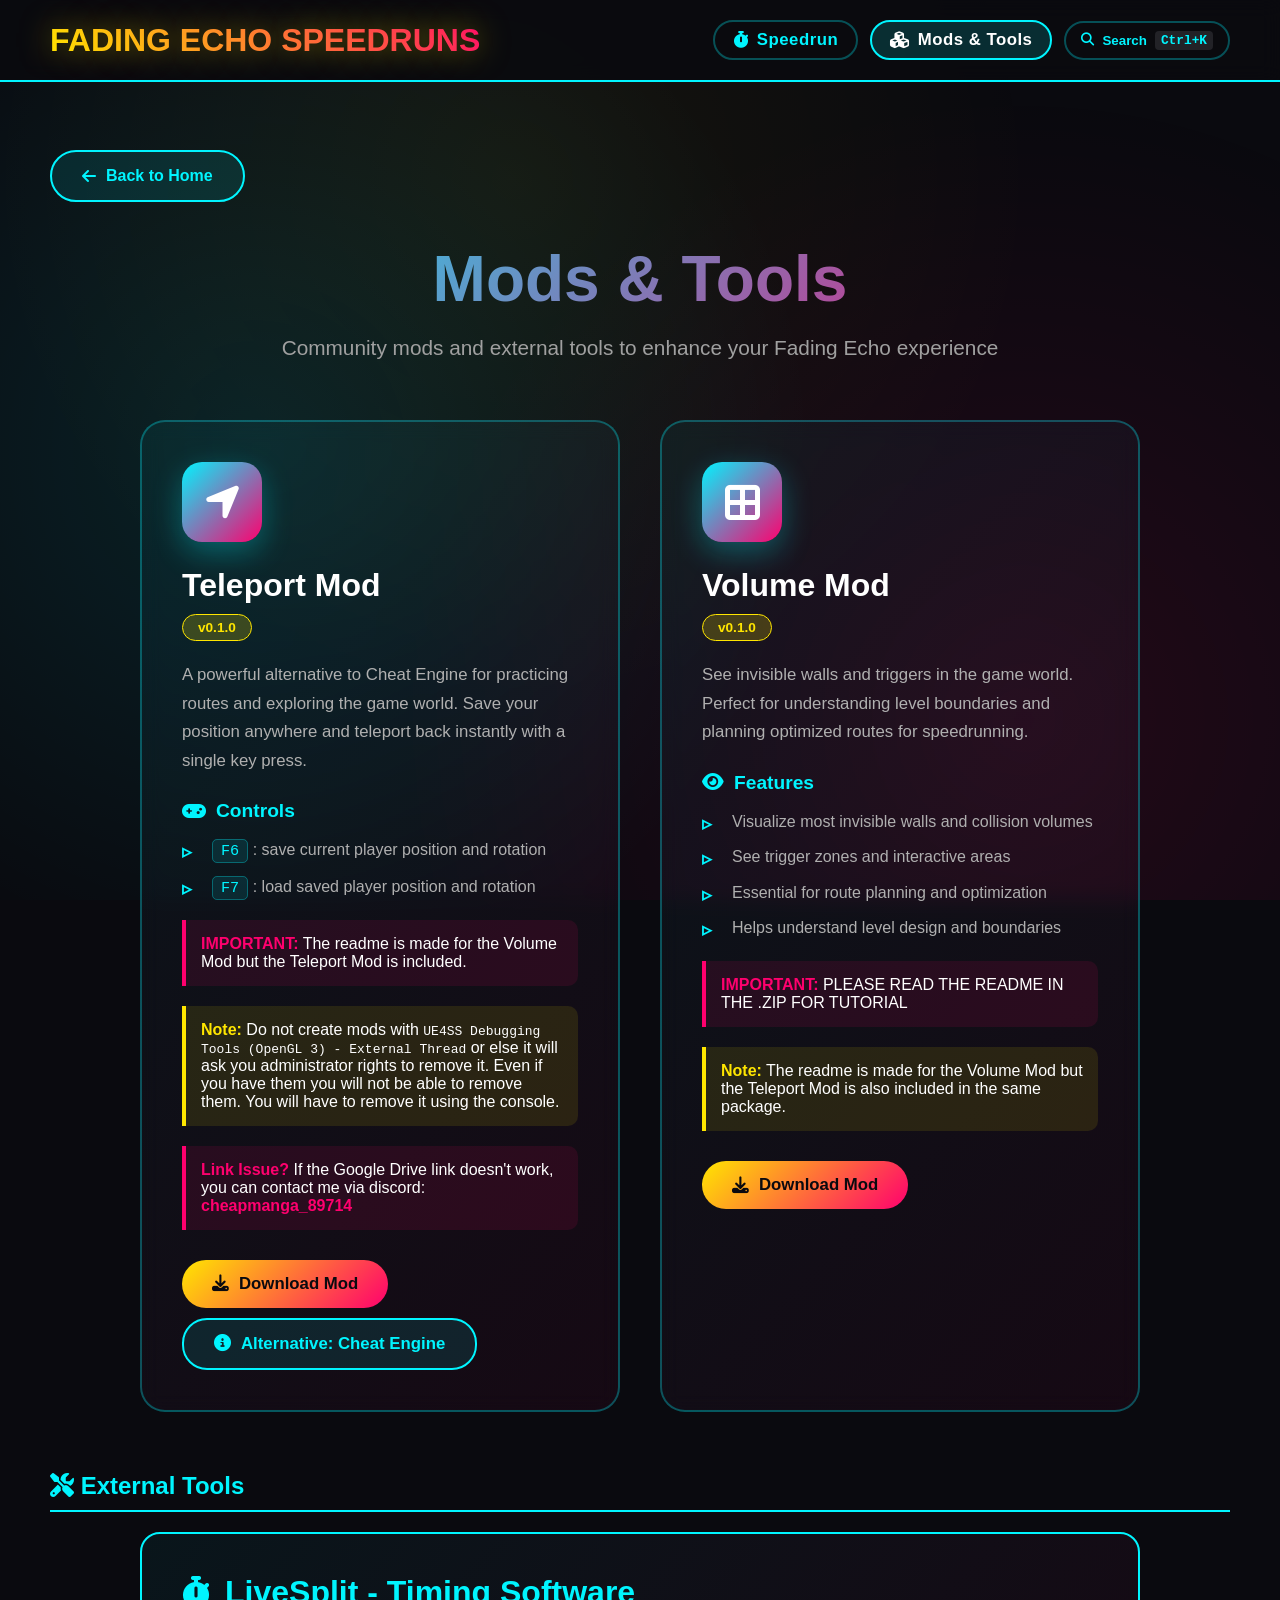
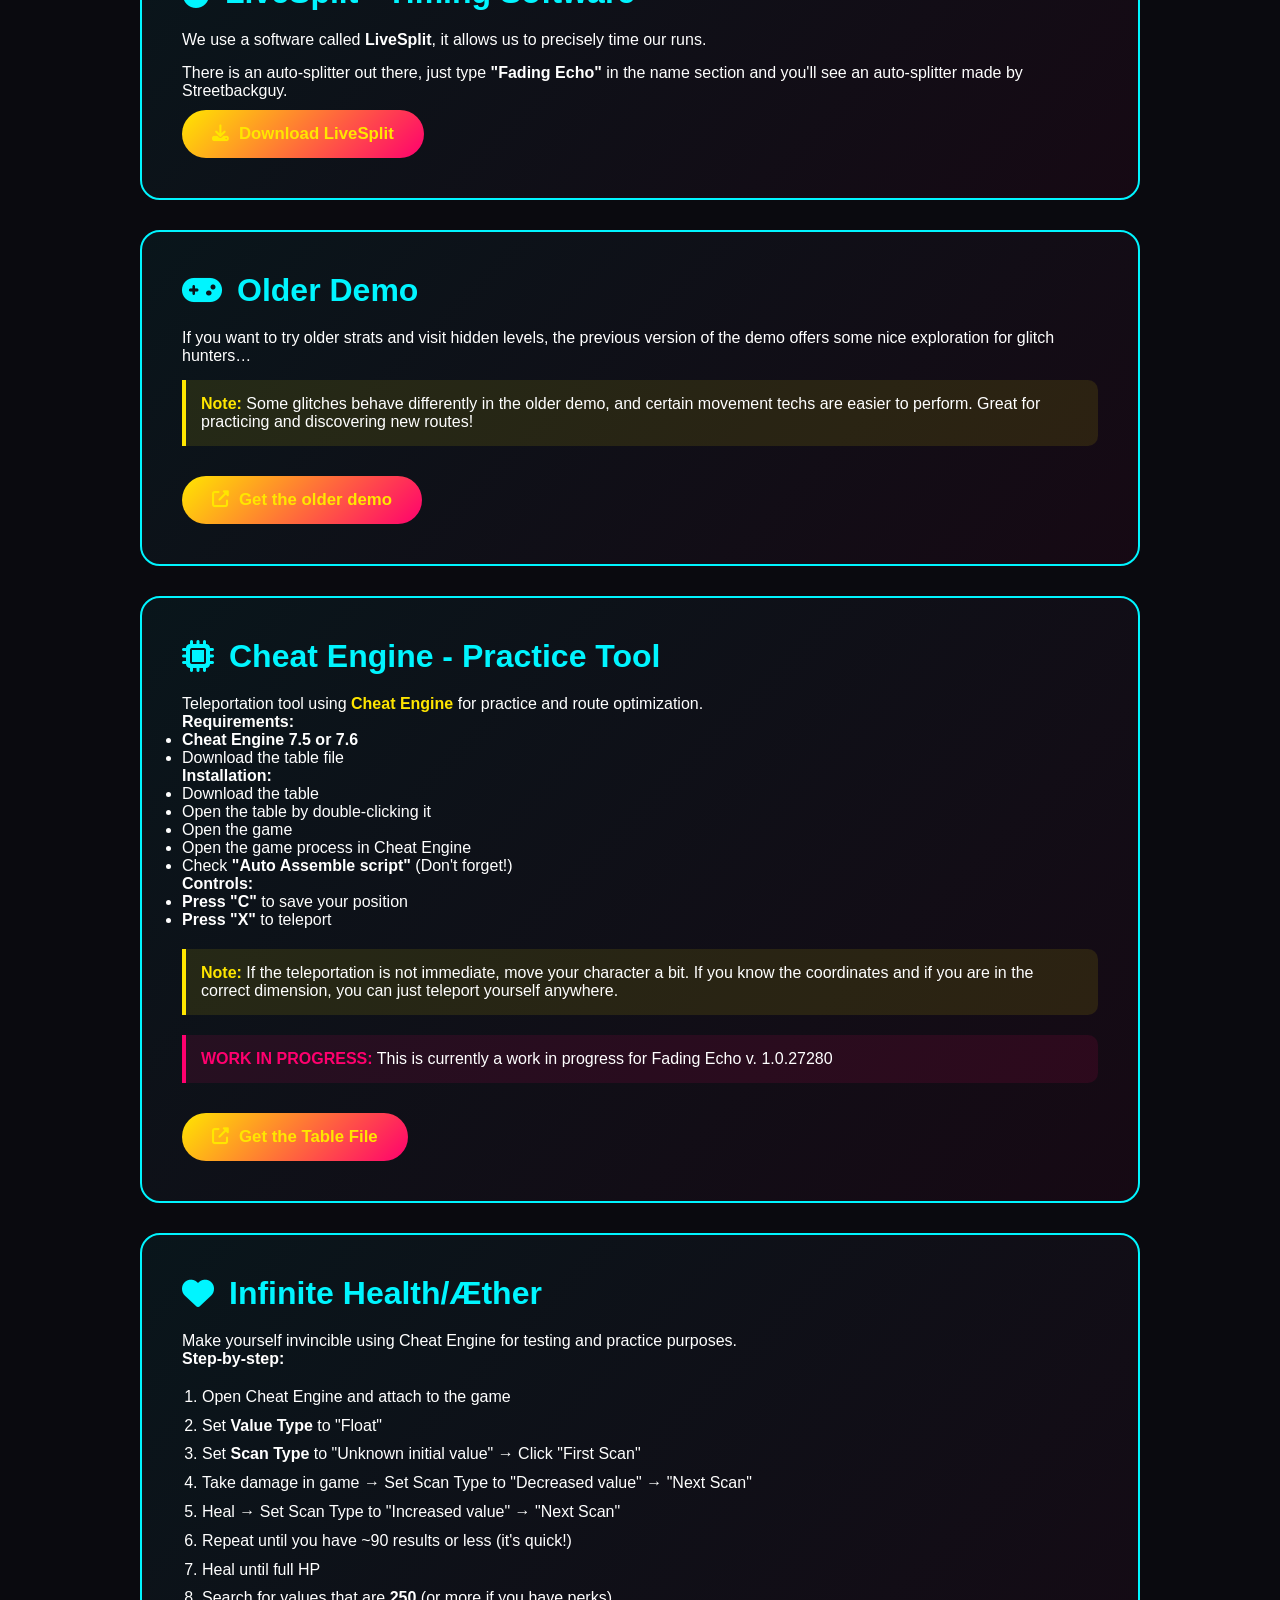
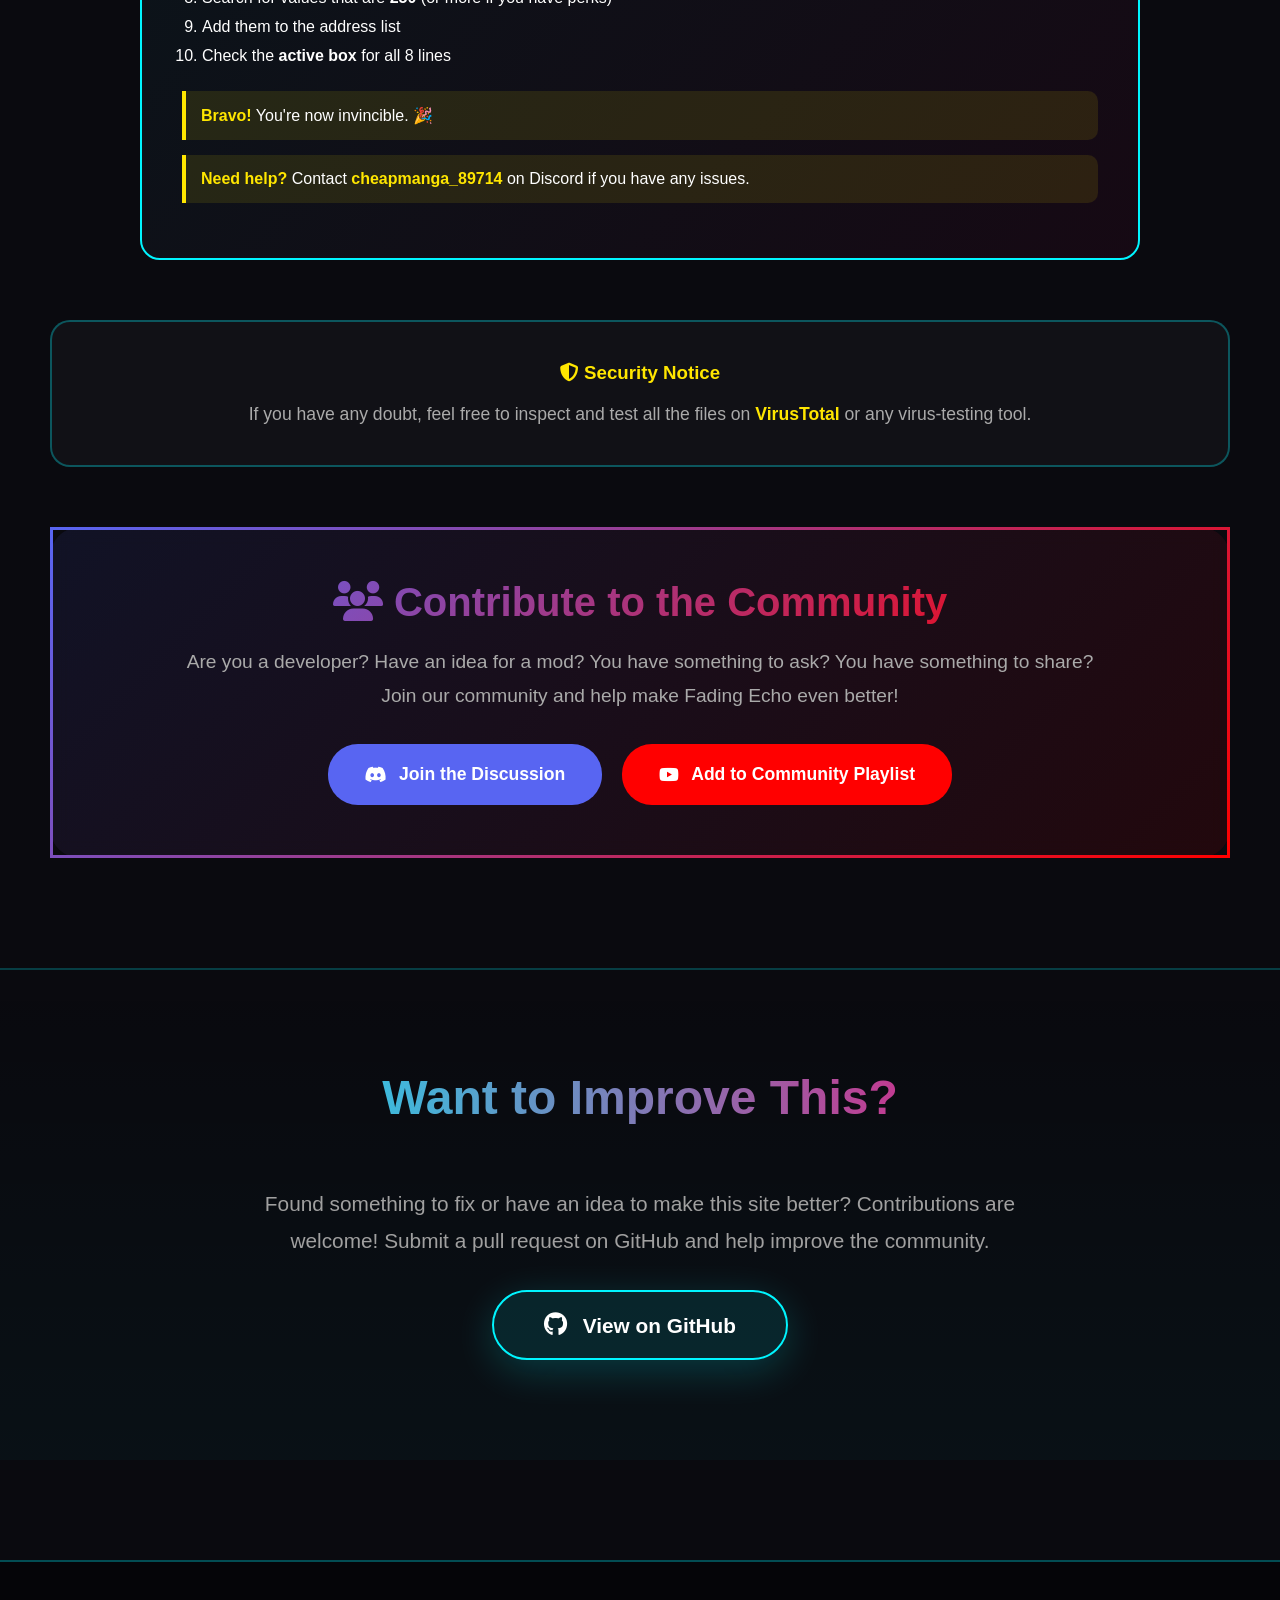
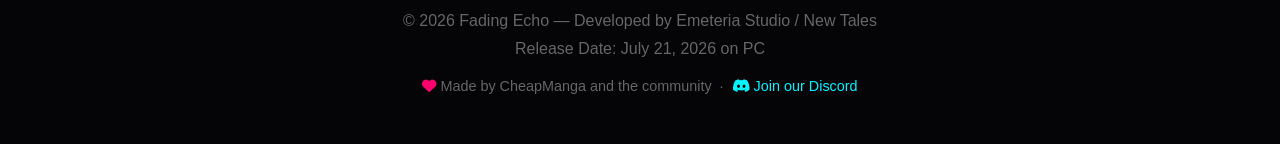
<file: mods.html>
<!DOCTYPE html>
<html lang="en">
<head>
    <meta charset="UTF-8">
    <meta name="viewport" content="width=device-width, initial-scale=1.0">
    <meta http-equiv="Content-Security-Policy" content="default-src 'self'; script-src 'self'; style-src 'self' 'unsafe-inline' https://cdnjs.cloudflare.com https://fonts.googleapis.com; font-src https://fonts.gstatic.com https://cdnjs.cloudflare.com; img-src 'self' data:; frame-src https://www.youtube.com; connect-src 'self'; object-src 'none'; base-uri 'self'; form-action 'none'">
    <title>FadingUtilities - Mods &amp; Tools</title>
    <meta name="description" content="Fading Echo community mods: Teleport Mod, Volume Mod and more tools">
    <meta property="og:title" content="FadingUtilities - Mods & Tools">
    <meta property="og:description" content="Mods and external tools for Fading Echo: Teleport Mod, Volume Mod, LiveSplit, Cheat Engine and more">
    <meta property="og:image" content="https://cheapmanga.github.io/FadingUtilities/Images/FE-banner.jpg">
    <meta property="og:type" content="website">
    <meta property="og:url" content="https://cheapmanga.github.io/FadingUtilities/mods.html">
    <link rel="canonical" href="https://cheapmanga.github.io/FadingUtilities/mods.html">
    <meta name="theme-color" content="#00F5FF">
    <link rel="icon" type="image/png" href="Images/favicon.png">
    <link rel="manifest" href="manifest.json">
    <link rel="preconnect" href="https://fonts.googleapis.com">
    <link rel="preconnect" href="https://fonts.gstatic.com" crossorigin>
    <link href="https://fonts.googleapis.com/css2?family=Orbitron:wght@400;700;900&family=Rajdhani:wght@300;500;700&display=swap" rel="stylesheet">
    <link rel="stylesheet" href="https://cdnjs.cloudflare.com/ajax/libs/font-awesome/6.4.0/css/all.min.css" integrity="sha512-iecdLmaskl7CVkqkXNQ/ZH/XLlvWZOJyj7Yy7tcenmpD1ypASozpmT/E0iPtmFIB46ZmdtAc9eNBvH0H/ZpiBw==" crossorigin="anonymous" referrerpolicy="no-referrer">
    <link rel="stylesheet" href="style.css">
</head>
<body>
    <div class="bg-animation"></div>

    <header>
        <nav>
            <a href="index.html" class="logo">FADING ECHO SPEEDRUNS</a>
            <div class="nav-actions">
                <a href="speedrun.html" class="nav-btn"><i class="fas fa-stopwatch"></i><span>Speedrun</span></a>
                <a href="mods.html" class="nav-btn active"><i class="fas fa-cubes"></i><span>Mods &amp; Tools</span></a>
                <button class="search-trigger" id="searchTrigger">
                    <i class="fas fa-search"></i>
                    <span class="search-text">Search</span>
                    <kbd class="search-kbd">Ctrl+K</kbd>
                </button>
            </div>
        </nav>
    </header>

    <div class="container">
        <a href="index.html" class="back-btn"><i class="fas fa-arrow-left"></i> Back to Home</a>
        <h1 class="page-title">Mods &amp; Tools</h1>
        <p class="page-subtitle">Community mods and external tools to enhance your Fading Echo experience</p>

        <div class="mods-grid">

            <!-- Teleport Mod -->
            <div class="mod-card">
                <div class="mod-icon"><i class="fas fa-location-arrow"></i></div>
                <h2>Teleport Mod</h2>
                <span class="mod-version">v0.1.0</span>
                <p>A powerful alternative to Cheat Engine for practicing routes and exploring the game world. Save your position anywhere and teleport back instantly with a single key press.</p>

                <h3><i class="fas fa-gamepad"></i> Controls</h3>
                <ul>
                    <li><code>F6</code> : save current player position and rotation</li>
                    <li><code>F7</code> : load saved player position and rotation</li>
                </ul>

                <div class="warning">
                    <strong>IMPORTANT:</strong> The readme is made for the Volume Mod but the Teleport Mod is included.
                </div>

                <div class="note">
                    <strong>Note:</strong> Do not create mods with <code>UE4SS Debugging Tools (OpenGL 3) - External Thread</code> or else it will ask you administrator rights to remove it. Even if you have them you will not be able to remove them. You will have to remove it using the console.
                </div>

                <div class="warning">
                    <strong>Link Issue?</strong> If the Google Drive link doesn't work, you can contact me via discord: <strong>cheapmanga_89714</strong>
                </div>

                <a href="https://drive.google.com/uc?id=1KaB3u3OKECMud42-oIlTjFKndRZCpx5F" target="_blank" rel="noopener noreferrer" class="download-btn"><i class="fas fa-download"></i> Download Mod</a>
                <a href="#tools" class="secondary-btn"><i class="fas fa-info-circle"></i> Alternative: Cheat Engine</a>
            </div>

            <!-- Volume Mod -->
            <div class="mod-card">
                <div class="mod-icon"><i class="fas fa-border-all"></i></div>
                <h2>Volume Mod</h2>
                <span class="mod-version">v0.1.0</span>
                <p>See invisible walls and triggers in the game world. Perfect for understanding level boundaries and planning optimized routes for speedrunning.</p>

                <h3><i class="fas fa-eye"></i> Features</h3>
                <ul>
                    <li>Visualize most invisible walls and collision volumes</li>
                    <li>See trigger zones and interactive areas</li>
                    <li>Essential for route planning and optimization</li>
                    <li>Helps understand level design and boundaries</li>
                </ul>

                <div class="warning">
                    <strong>IMPORTANT:</strong> PLEASE READ THE README IN THE .ZIP FOR TUTORIAL
                </div>

                <div class="note">
                    <strong>Note:</strong> The readme is made for the Volume Mod but the Teleport Mod is also included in the same package.
                </div>

                <a href="https://drive.google.com/uc?id=1KaB3u3OKECMud42-oIlTjFKndRZCpx5F" target="_blank" rel="noopener noreferrer" class="download-btn"><i class="fas fa-download"></i> Download Mod</a>
            </div>
        </div>

        <!-- ========================================= -->
        <!-- EXTERNAL TOOLS                            -->
        <!-- ========================================= -->
        <h2 id="tools" class="category-title" style="margin: 60px 0 20px 0; padding-bottom: 10px; border-bottom: 2px solid var(--primary-cyan); font-family: 'Orbitron', sans-serif; color: var(--primary-cyan);"><i class="fas fa-tools"></i> External Tools</h2>

        <div class="tool-card">
            <h3><i class="fas fa-stopwatch"></i> LiveSplit - Timing Software</h3>
            <p>We use a software called <strong>LiveSplit</strong>, it allows us to precisely time our runs.</p>
            <p style="margin-top: 15px;">There is an auto-splitter out there, just type <strong>"Fading Echo"</strong> in the name section and you'll see an auto-splitter made by Streetbackguy.</p>
            <a href="https://livesplit.org/" target="_blank" rel="noopener noreferrer" class="download-btn"><i class="fas fa-download"></i> Download LiveSplit</a>
        </div>

        <div class="tool-card">
            <h3><i class="fas fa-gamepad"></i> Older Demo</h3>
            <p>If you want to try older strats and visit hidden levels, the previous version of the demo offers some nice exploration for glitch hunters…</p>
            <div class="note" style="margin-top: 15px;"><strong>Note:</strong> Some glitches behave differently in the older demo, and certain movement techs are easier to perform. Great for practicing and discovering new routes!</div>
            <div style="margin-top: 20px;"><a href="https://gofile.io/d/CVESBa" target="_blank" rel="noopener noreferrer" class="download-btn"><i class="fas fa-external-link-alt"></i> Get the older demo</a></div>
        </div>

        <div class="tool-card">
            <h3><i class="fas fa-microchip"></i> Cheat Engine - Practice Tool</h3>
            <p>Teleportation tool using <a href="https://cheatengine.org" target="_blank" rel="noopener noreferrer" style="color: var(--primary-yellow); text-decoration: none; font-weight: 700;">Cheat Engine</a> for practice and route optimization.</p>
            <h4>Requirements:</h4>
            <ul>
                <li><strong>Cheat Engine 7.5 or 7.6</strong></li>
                <li>Download the table file</li>
            </ul>
            <h4>Installation:</h4>
            <ul>
                <li>Download the table</li>
                <li>Open the table by double-clicking it</li>
                <li>Open the game</li>
                <li>Open the game process in Cheat Engine</li>
                <li>Check <strong>"Auto Assemble script"</strong> (Don't forget!)</li>
            </ul>
            <h4>Controls:</h4>
            <ul>
                <li><strong>Press "C"</strong> to save your position</li>
                <li><strong>Press "X"</strong> to teleport</li>
            </ul>
            <div class="note" style="margin-top: 20px;"><strong>Note:</strong> If the teleportation is not immediate, move your character a bit. If you know the coordinates and if you are in the correct dimension, you can just teleport yourself anywhere.</div>
            <div class="warning" style="margin-top: 20px;"><strong><a href="https://docs.google.com/document/d/1N3TDETkZ3tl-a5jP5OhRn1InMCQMetF1_weFx_e5fDU/edit?usp=sharing" target="_blank" rel="noopener noreferrer" style="color: var(--primary-pink); text-decoration: none;">WORK IN PROGRESS:</a></strong> This is currently a work in progress for Fading Echo v. 1.0.27280</div>
            <div style="margin-top: 20px;"><a href="https://drive.google.com/uc?id=1dtwtP66JOekEabQbCy_VPdglDtysBBeA" target="_blank" rel="noopener noreferrer" class="download-btn"><i class="fas fa-external-link-alt"></i> Get the Table File</a></div>
        </div>

        <div class="tool-card">
            <h3><i class="fas fa-heart"></i> Infinite Health/Æther</h3>
            <p>Make yourself invincible using Cheat Engine for testing and practice purposes.</p>
            <h4>Step-by-step:</h4>
            <ol style="margin-top: 15px; margin-left: 20px; line-height: 1.8;">
                <li>Open Cheat Engine and attach to the game</li>
                <li>Set <strong>Value Type</strong> to "Float"</li>
                <li>Set <strong>Scan Type</strong> to "Unknown initial value" → Click "First Scan"</li>
                <li>Take damage in game → Set Scan Type to "Decreased value" → "Next Scan"</li>
                <li>Heal → Set Scan Type to "Increased value" → "Next Scan"</li>
                <li>Repeat until you have ~90 results or less (it's quick!)</li>
                <li>Heal until full HP</li>
                <li>Search for values that are <strong>250</strong> (or more if you have perks)</li>
                <li>Add them to the address list</li>
                <li>Check the <strong>active box</strong> for all 8 lines</li>
            </ol>
            <div class="note" style="margin-top: 20px;"><strong>Bravo!</strong> You're now invincible. 🎉</div>
            <div class="note" style="margin-top: 15px;"><strong>Need help?</strong> Contact <strong>cheapmanga_89714</strong> on Discord if you have any issues.</div>
        </div>

        <!-- Security Notice -->
        <div style="background: rgba(255, 255, 255, 0.03); border: 2px solid rgba(0, 245, 255, 0.3); border-radius: 20px; padding: 40px; margin: 60px 0; text-align: center;">
            <h3 style="font-family: 'Orbitron', sans-serif; color: var(--primary-yellow); margin-bottom: 20px;"><i class="fas fa-shield-alt"></i> Security Notice</h3>
            <p style="font-size: 1.1rem; color: #aaa;">
                If you have any doubt, feel free to inspect and test all the files on <a href="https://www.virustotal.com/gui/home/upload" target="_blank" rel="noopener noreferrer" style="color: var(--primary-yellow); text-decoration: none; font-weight: 700;">VirusTotal</a> or any virus-testing tool.
            </p>
        </div>

        <!-- Community Section -->
        <div class="community-section">
            <h2><i class="fas fa-users"></i> Contribute to the Community</h2>
            <p>Are you a developer? Have an idea for a mod? You have something to ask? You have something to share?<br>Join our community and help make Fading Echo even better!</p>
            <div class="community-buttons">
                <a href="https://discord.com/channels/1262382985844359221/1501975620953968672" target="_blank" rel="noopener noreferrer" class="community-btn discord"><i class="fab fa-discord"></i> Join the Discussion</a>
                <a href="https://www.youtube.com/playlist?list=PLfS_Ge59iHlSnz583JHwopKhzn1ENZPvz&jct=l7ZOhys5h66wlHzp6H8hKg" target="_blank" rel="noopener noreferrer" class="community-btn youtube"><i class="fab fa-youtube"></i> Add to Community Playlist</a>
            </div>
        </div>
    </div>

    <section class="contribute-section">
        <div class="contribute-container">
            <h2 class="section-title">Want to Improve This?</h2>
            <p style="font-size: 1.3rem; color: #a0a0a0; margin-bottom: 30px; max-width: 800px; margin-left: auto; margin-right: auto; line-height: 1.8;">
                Found something to fix or have an idea to make this site better?
                Contributions are welcome! Submit a pull request on GitHub and help improve the community.
            </p>
            <a href="https://github.com/cheapmanga/FadingUtilities" target="_blank" rel="noopener noreferrer" class="contribute-button">
                <i class="fab fa-github"></i> View on GitHub
            </a>
        </div>
    </section>

    <footer>
        <p>&copy; 2026 Fading Echo — Developed by Emeteria Studio / New Tales</p>
        <p>Release Date: July 21, 2026 on PC</p>
        <p style="margin-top: 20px; font-size: 0.9rem;"><i class="fas fa-heart" style="color: var(--primary-pink);"></i> Made by CheapManga and the community &nbsp;·&nbsp; <a href="https://discord.gg/KnjSeWrRPv" target="_blank" rel="noopener noreferrer" style="color: var(--primary-cyan); text-decoration: none;"><i class="fab fa-discord"></i> Join our Discord</a></p>
    </footer>

    <!-- SEARCH MODAL -->
    <div id="searchModal" class="search-modal" role="dialog" aria-label="Search">
        <div class="search-container">
            <div class="search-header">
                <i class="fas fa-search search-icon"></i>
                <input type="text" id="searchInput" placeholder="Search glitches, mods, tools..." autocomplete="off" aria-label="Search input">
                <kbd class="search-shortcut">ESC</kbd>
            </div>
            <div class="search-results" id="searchResults">
                <div class="search-empty">Start typing to search...</div>
            </div>
            <div class="search-footer">
                <span><kbd>↑</kbd> <kbd>↓</kbd> to navigate</span>
                <span><kbd>↵</kbd> to select</span>
                <span><kbd>ESC</kbd> to close</span>
            </div>
        </div>
    </div>

    <script src="search-data.js"></script>
    <script src="search.js"></script>
    <script src="site.js"></script>
</body>
</html>
</file>
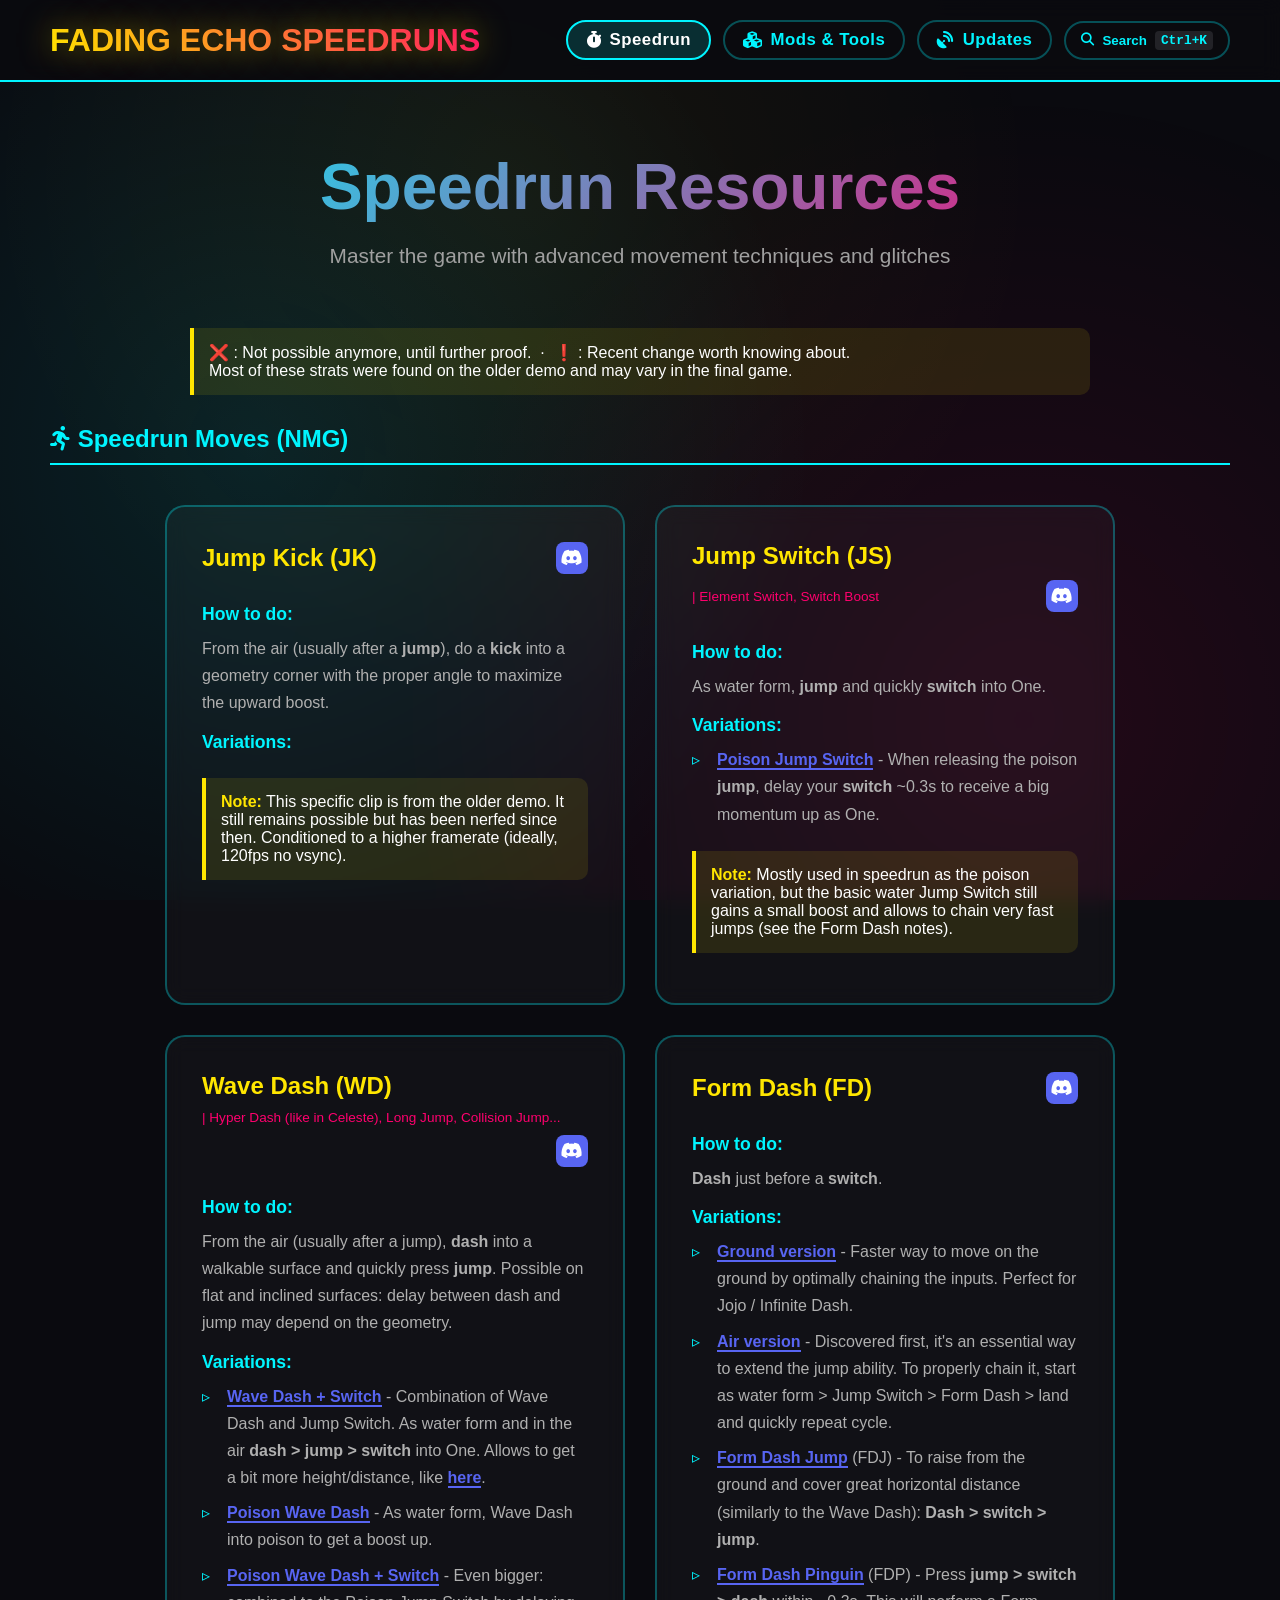
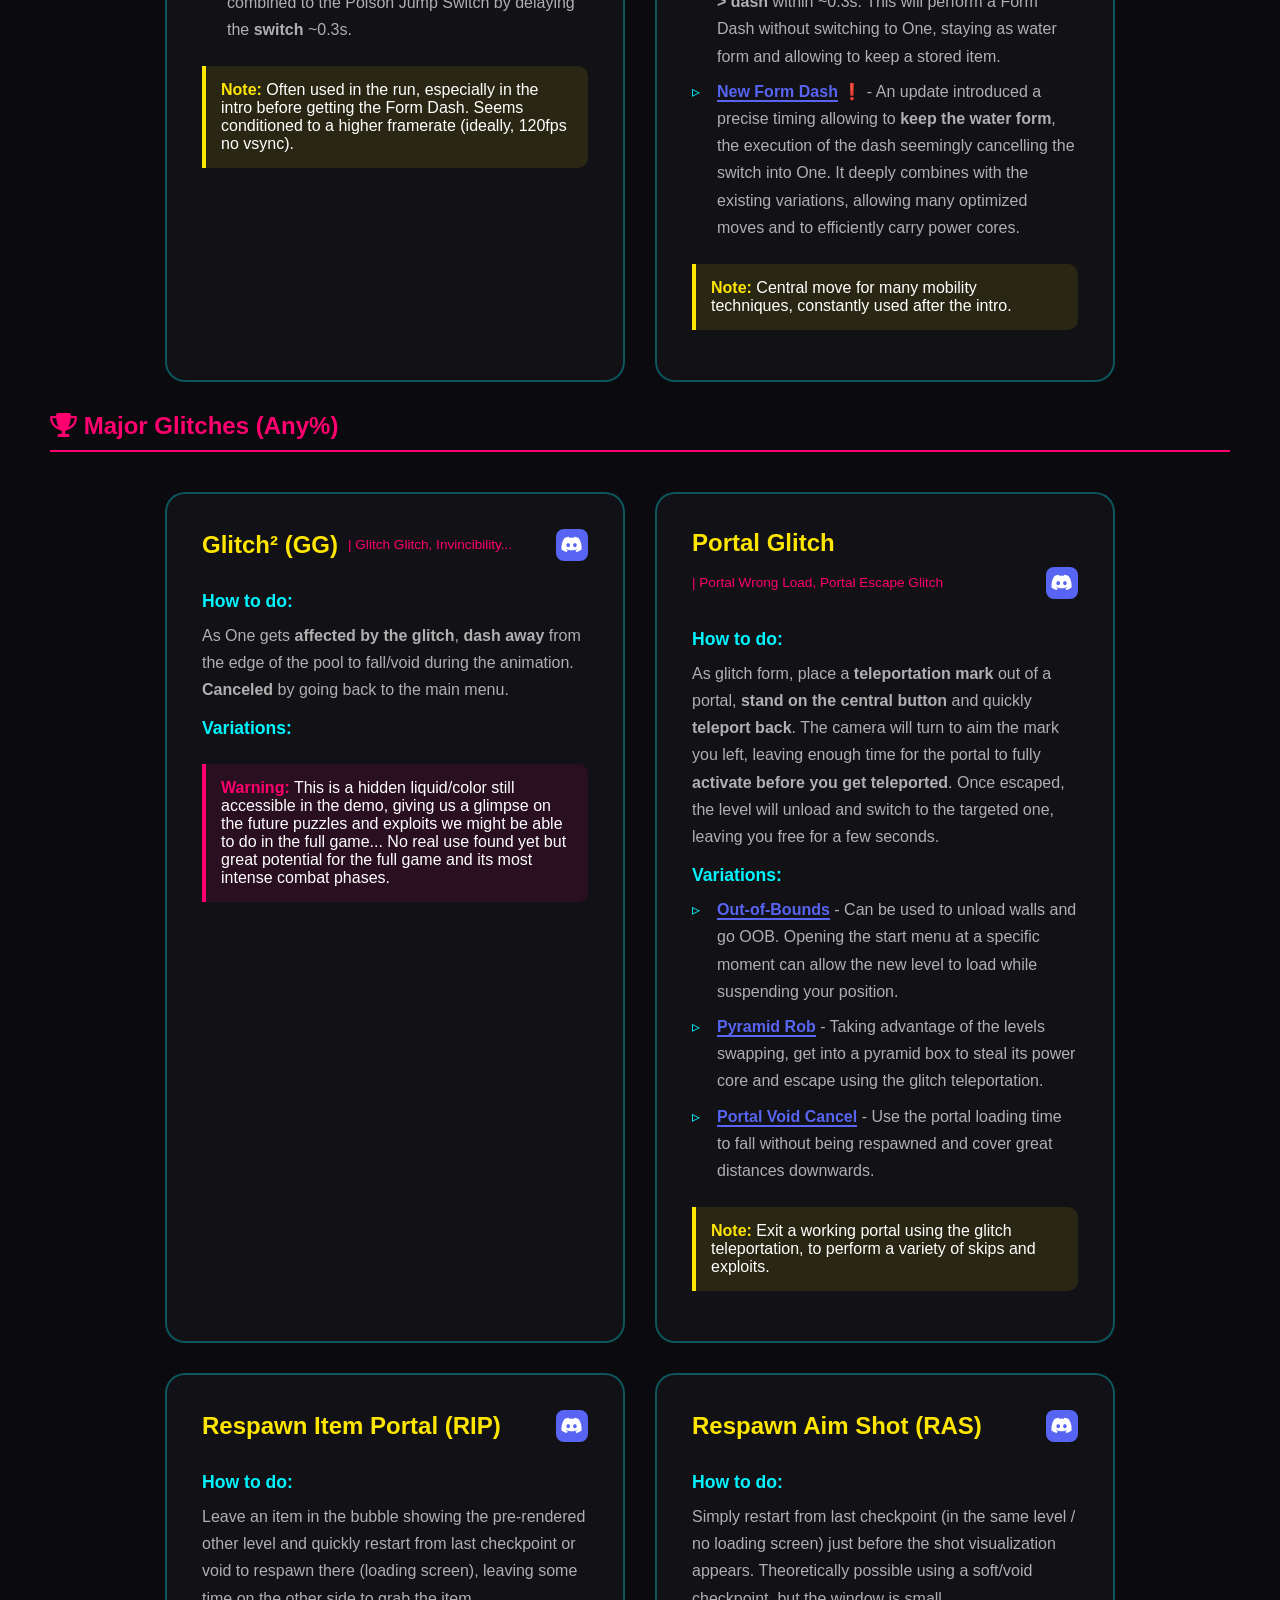
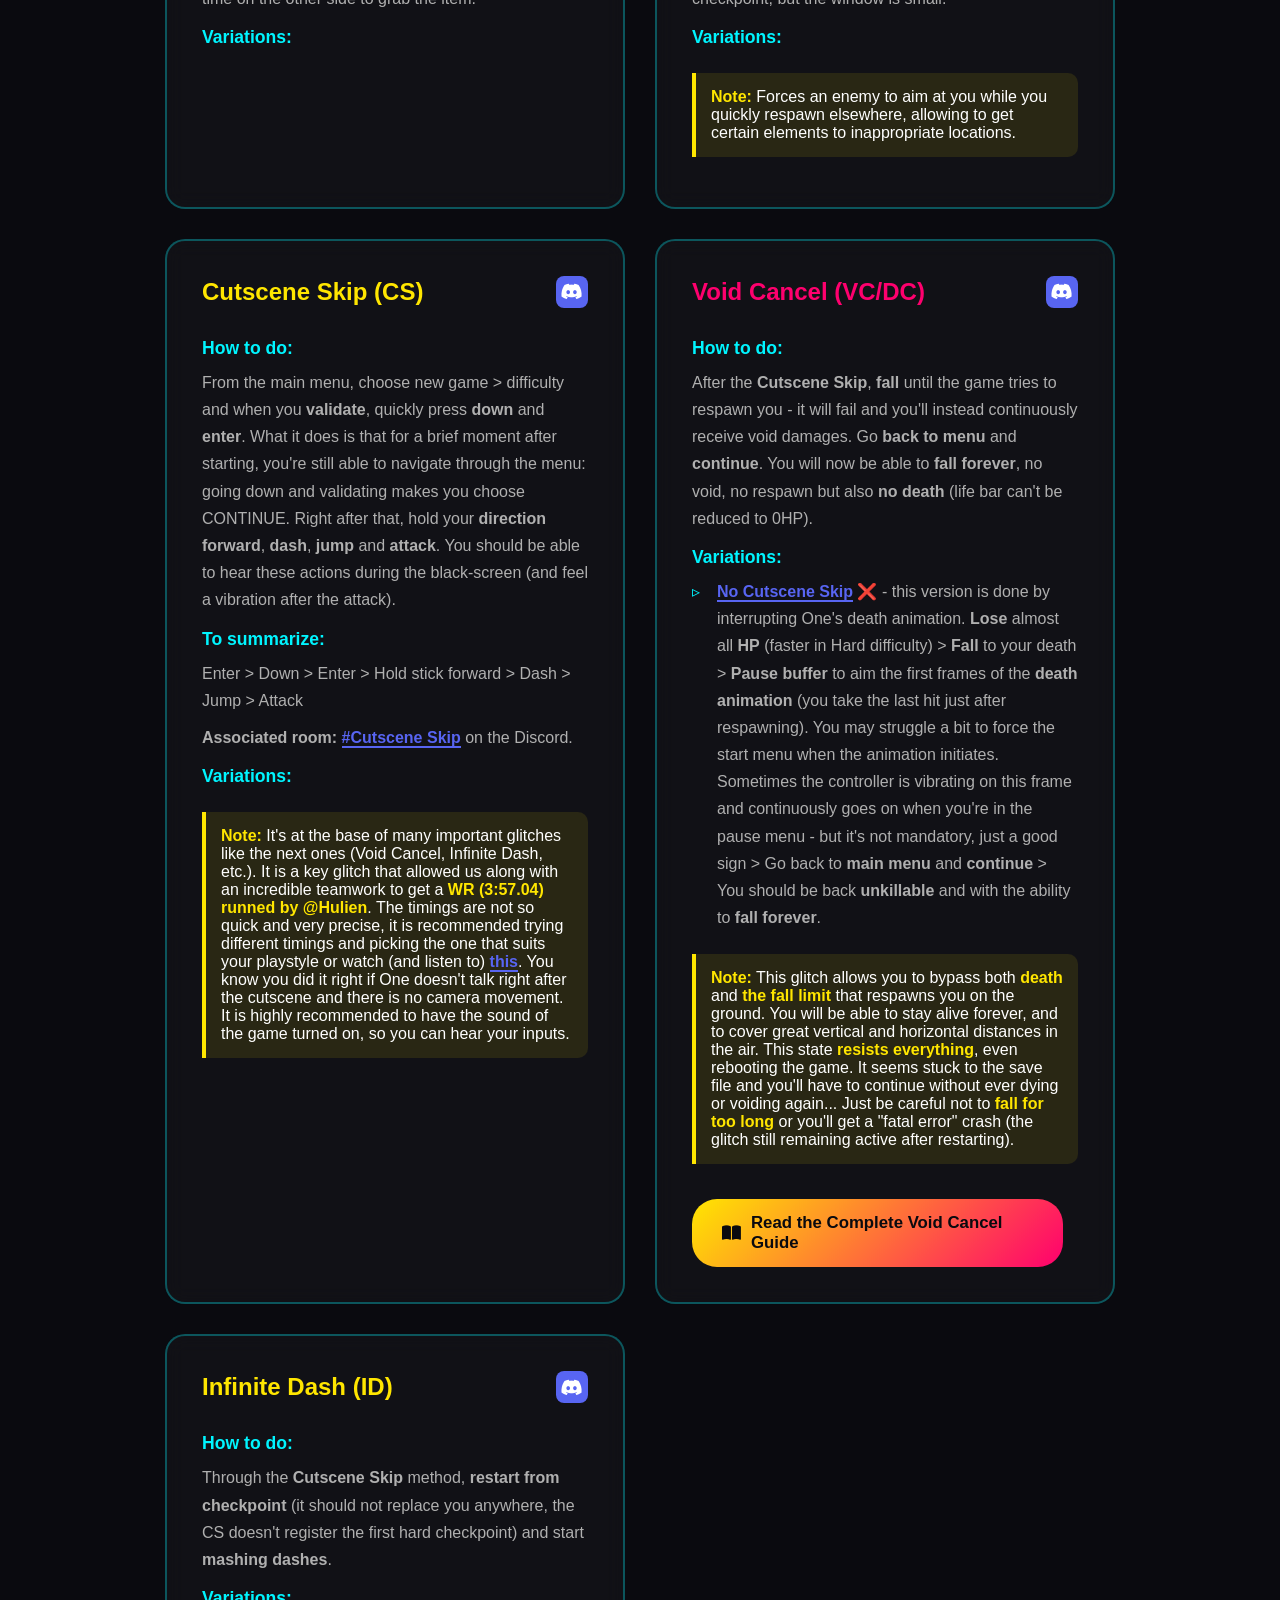
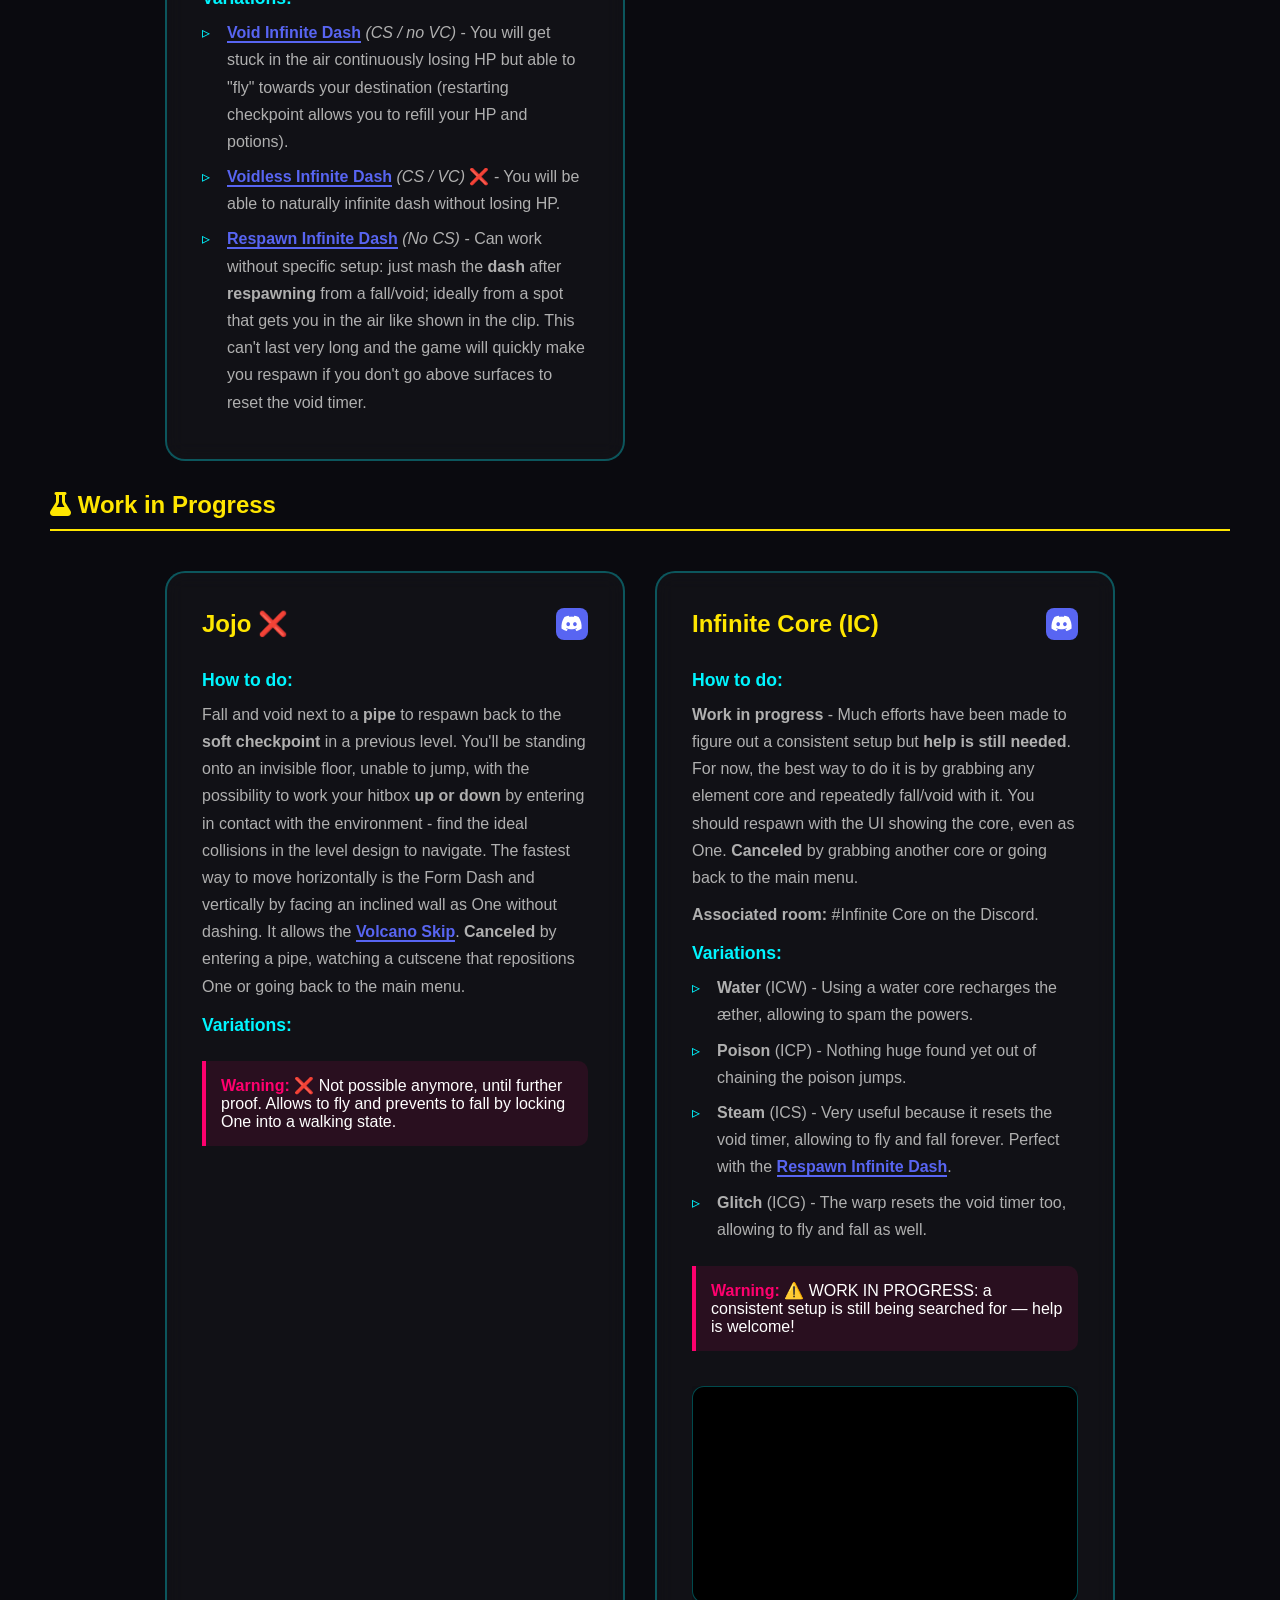
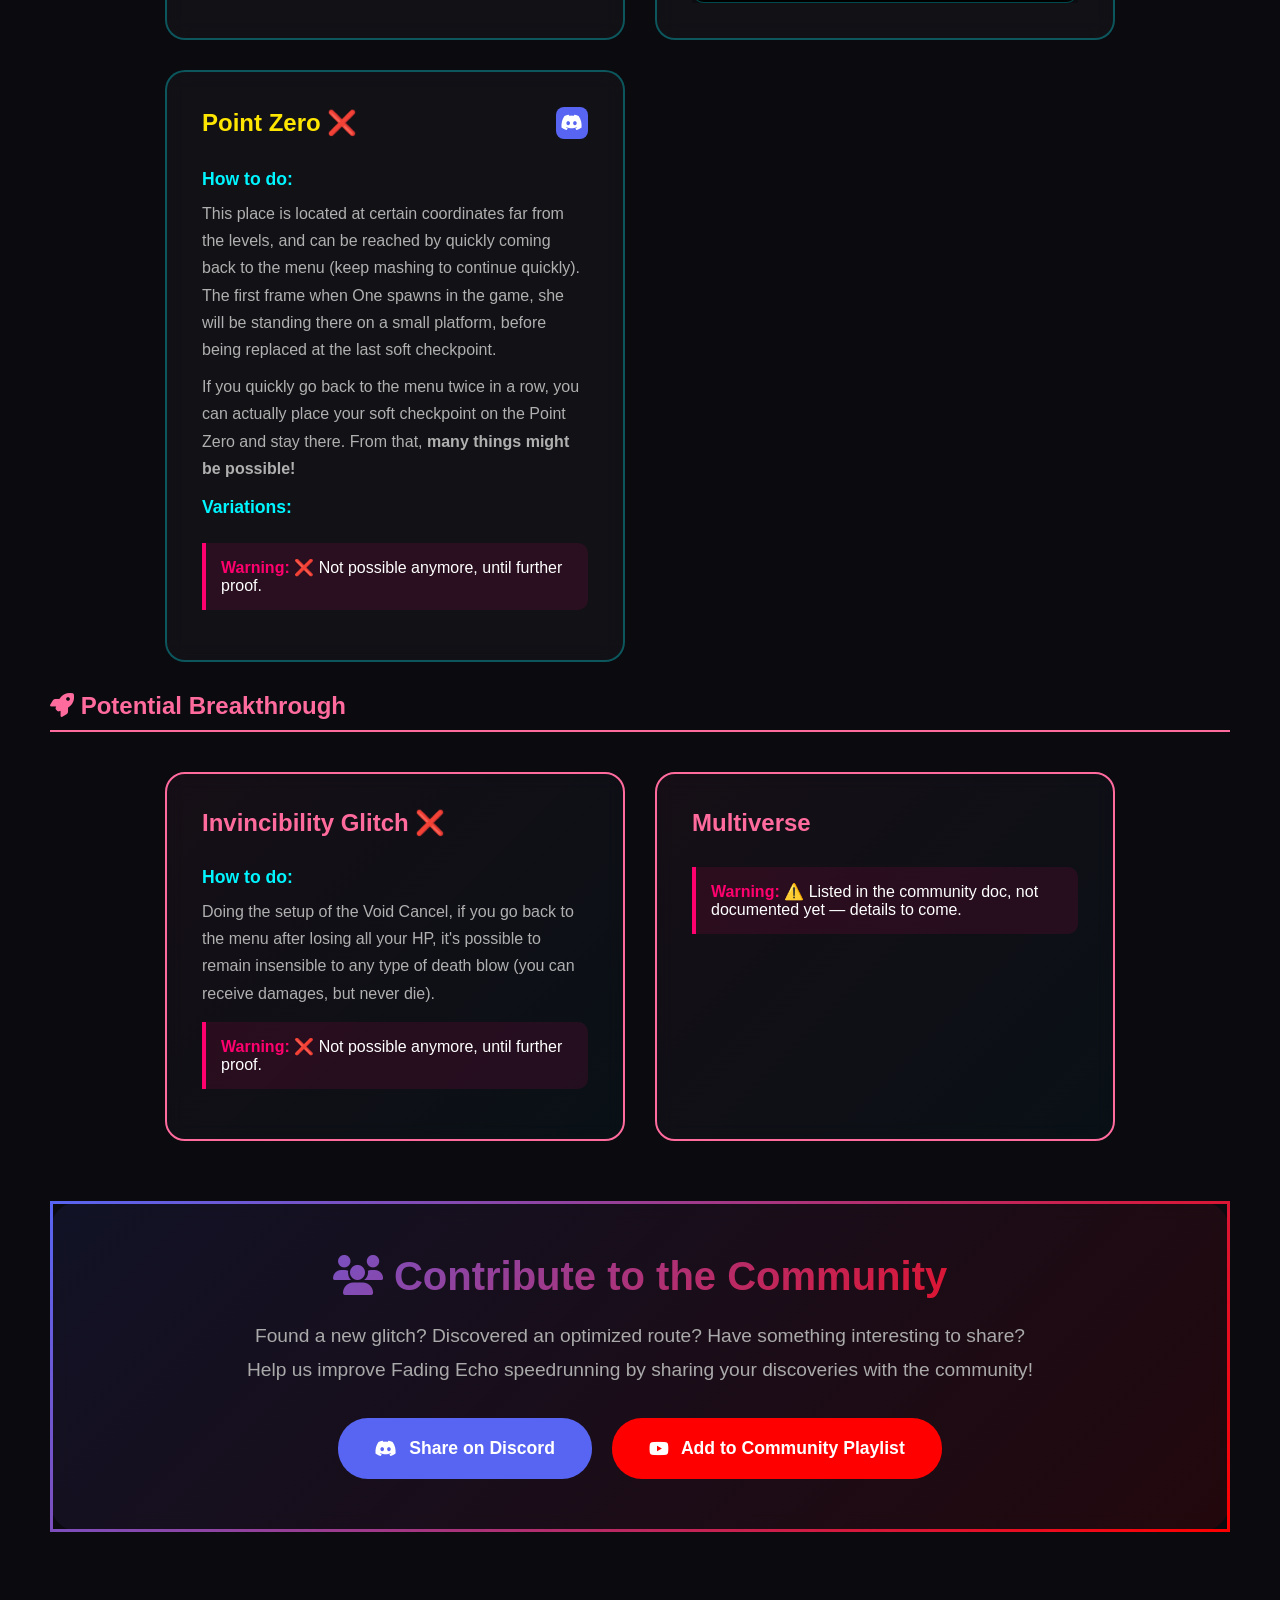
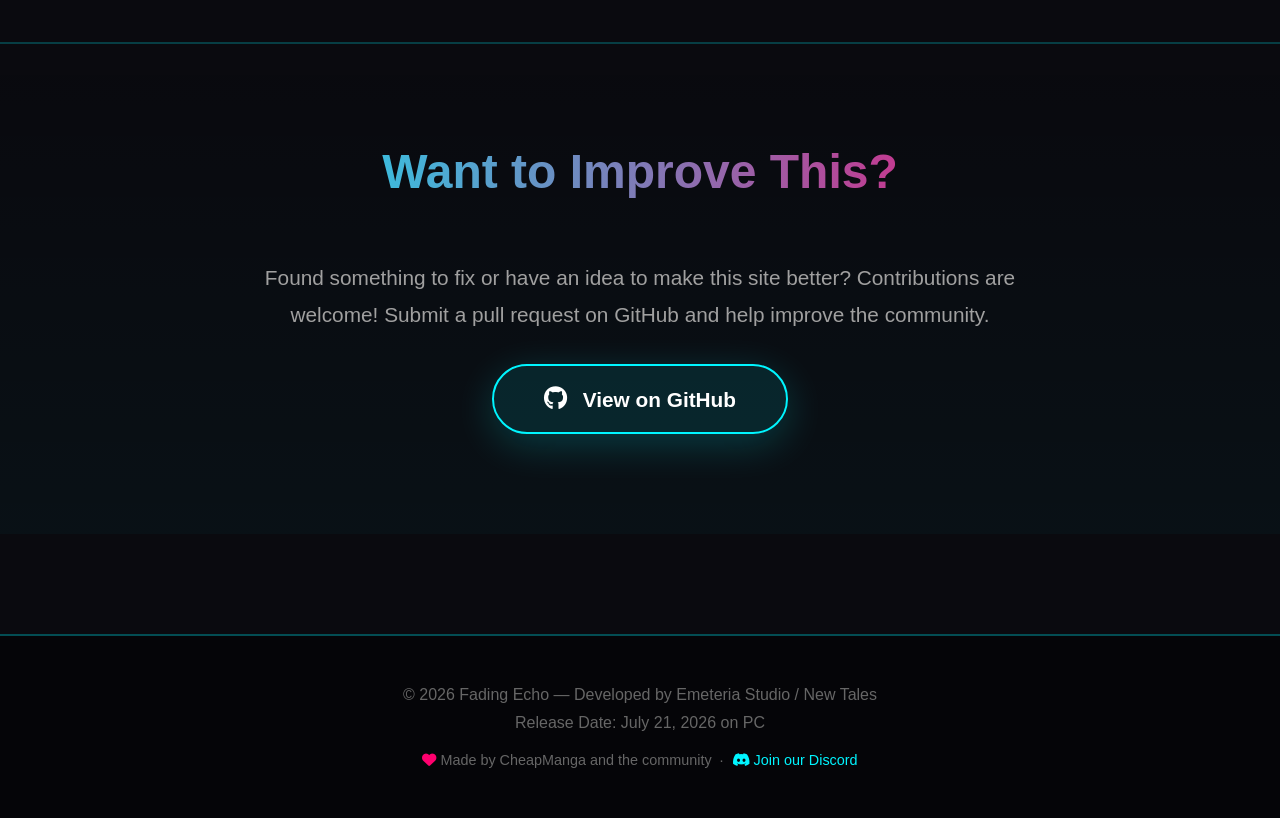
<file: speedrun.html>
<!DOCTYPE html>
<html lang="en">
<head>
    <meta charset="UTF-8">
    <meta name="viewport" content="width=device-width, initial-scale=1.0">
    <meta http-equiv="Content-Security-Policy" content="default-src 'self'; script-src 'self'; style-src 'self' 'unsafe-inline' https://cdnjs.cloudflare.com https://fonts.googleapis.com; font-src https://fonts.gstatic.com https://cdnjs.cloudflare.com; img-src 'self' data:; frame-src https://www.youtube.com; connect-src 'self'; object-src 'none'; base-uri 'self'; form-action 'none'">
    <title>FadingUtilities - Speedrun Resources</title>
    <meta name="description" content="Fading Echo speedrun resources: glitches, movement techniques, tools and mods">
    <meta property="og:title" content="FadingUtilities - Speedrun">
    <meta property="og:description" content="Master the game with advanced techniques and tools">
    <meta property="og:image" content="https://cheapmanga.github.io/FadingUtilities/Images/FE-banner.jpg">
    <meta property="og:type" content="website">
    <meta property="og:url" content="https://cheapmanga.github.io/FadingUtilities/speedrun.html">
    <link rel="canonical" href="https://cheapmanga.github.io/FadingUtilities/speedrun.html">
    <meta name="theme-color" content="#00F5FF">
    <link rel="icon" type="image/png" href="Images/favicon.png">
    <link rel="manifest" href="manifest.json">
    <link rel="preconnect" href="https://fonts.googleapis.com">
    <link rel="preconnect" href="https://fonts.gstatic.com" crossorigin>
    <link href="https://fonts.googleapis.com/css2?family=Orbitron:wght@400;700;900&family=Rajdhani:wght@300;500;700&display=swap" rel="stylesheet">
    <link rel="stylesheet" href="https://cdnjs.cloudflare.com/ajax/libs/font-awesome/6.4.0/css/all.min.css" integrity="sha512-iecdLmaskl7CVkqkXNQ/ZH/XLlvWZOJyj7Yy7tcenmpD1ypASozpmT/E0iPtmFIB46ZmdtAc9eNBvH0H/ZpiBw==" crossorigin="anonymous" referrerpolicy="no-referrer">
    <link rel="stylesheet" href="style.css">
</head>
<body>
    <div class="bg-animation"></div>

    <header>
        <nav>
            <a href="index.html" class="logo">FADING ECHO SPEEDRUNS</a>
            <div class="nav-actions">
                <a href="speedrun.html" class="nav-btn active"><i class="fas fa-stopwatch"></i><span>Speedrun</span></a>
                <a href="mods-tools.html" class="nav-btn"><i class="fas fa-cubes"></i><span>Mods &amp; Tools</span></a>
                <a href="tracker.html" class="nav-btn"><i class="fas fa-satellite-dish"></i><span>Updates</span></a>
                <button class="search-trigger" id="searchTrigger">
                    <i class="fas fa-search"></i>
                    <span class="search-text">Search</span>
                    <kbd class="search-kbd">Ctrl+K</kbd>
                </button>
            </div>
        </nav>
    </header>

    <div class="container">
        <h1 class="page-title">Speedrun Resources</h1>
        <p class="page-subtitle">Master the game with advanced movement techniques and glitches</p>

        <div class="note" style="max-width: 900px; margin: 0 auto 30px;">
            <strong>❌</strong> : Not possible anymore, until further proof. &nbsp;·&nbsp;
            <strong>❗</strong> : Recent change worth knowing about.<br>
            Most of these strats were found on the older demo and may vary in the final game.
        </div>

        <!-- ========================================= -->
        <!-- GLITCHES SECTION (100% DYNAMIC)           -->
        <!-- ========================================= -->
        <div id="glitches" class="content-section active">
            <!-- The sections will be generated here automatically from glitches.json -->
            <div id="dynamic-glitches-container"></div>

            <!-- Community Section -->
            <div class="community-section">
                <h2><i class="fas fa-users"></i> Contribute to the Community</h2>
                <p>Found a new glitch? Discovered an optimized route? Have something interesting to share?<br>Help us improve Fading Echo speedrunning by sharing your discoveries with the community!</p>
                <div class="community-buttons">
                    <a href="https://discord.com/channels/1262382985844359221/1501975620953968672" target="_blank" rel="noopener noreferrer" class="community-btn discord"><i class="fab fa-discord"></i> Share on Discord</a>
                    <a href="https://www.youtube.com/playlist?list=PLfS_Ge59iHlSnz583JHwopKhzn1ENZPvz&jct=l7ZOhys5h66wlHzp6H8hKg" target="_blank" rel="noopener noreferrer" class="community-btn youtube"><i class="fab fa-youtube"></i> Add to Community Playlist</a>
                </div>
            </div>
        </div>

    </div>

    <section class="contribute-section">
        <div class="contribute-container">
            <h2 class="section-title">Want to Improve This?</h2>
            <p style="font-size: 1.3rem; color: #a0a0a0; margin-bottom: 30px; max-width: 800px; margin-left: auto; margin-right: auto; line-height: 1.8;">
                Found something to fix or have an idea to make this site better?
                Contributions are welcome! Submit a pull request on GitHub and help improve the community.
            </p>
            <a href="https://github.com/cheapmanga/FadingUtilities" target="_blank" rel="noopener noreferrer" class="contribute-button">
                <i class="fab fa-github"></i> View on GitHub
            </a>
        </div>
    </section>

    <footer>
        <p>&copy; 2026 Fading Echo — Developed by Emeteria Studio / New Tales</p>
        <p>Release Date: July 21, 2026 on PC</p>
        <p style="margin-top: 20px; font-size: 0.9rem;"><i class="fas fa-heart" style="color: var(--primary-pink);"></i> Made by CheapManga and the community &nbsp;·&nbsp; <a href="https://discord.gg/KnjSeWrRPv" target="_blank" rel="noopener noreferrer" style="color: var(--primary-cyan); text-decoration: none;"><i class="fab fa-discord"></i> Join our Discord</a></p>
    </footer>

    <!-- SEARCH MODAL -->
    <div id="searchModal" class="search-modal" role="dialog" aria-label="Search">
        <div class="search-container">
            <div class="search-header">
                <i class="fas fa-search search-icon"></i>
                <input type="text" id="searchInput" placeholder="Search glitches, mods, tools..." autocomplete="off" aria-label="Search input">
                <kbd class="search-shortcut">ESC</kbd>
            </div>
            <div class="search-results" id="searchResults">
                <div class="search-empty">Start typing to search...</div>
            </div>
            <div class="search-footer">
                <span><kbd>ESC</kbd> to close</span>
            </div>
        </div>
    </div>

    <script src="search-data.js"></script>
    <script src="search.js"></script>
    <script src="site.js"></script>
    <script src="speedrun.js"></script>
</body>
</html>
</file>
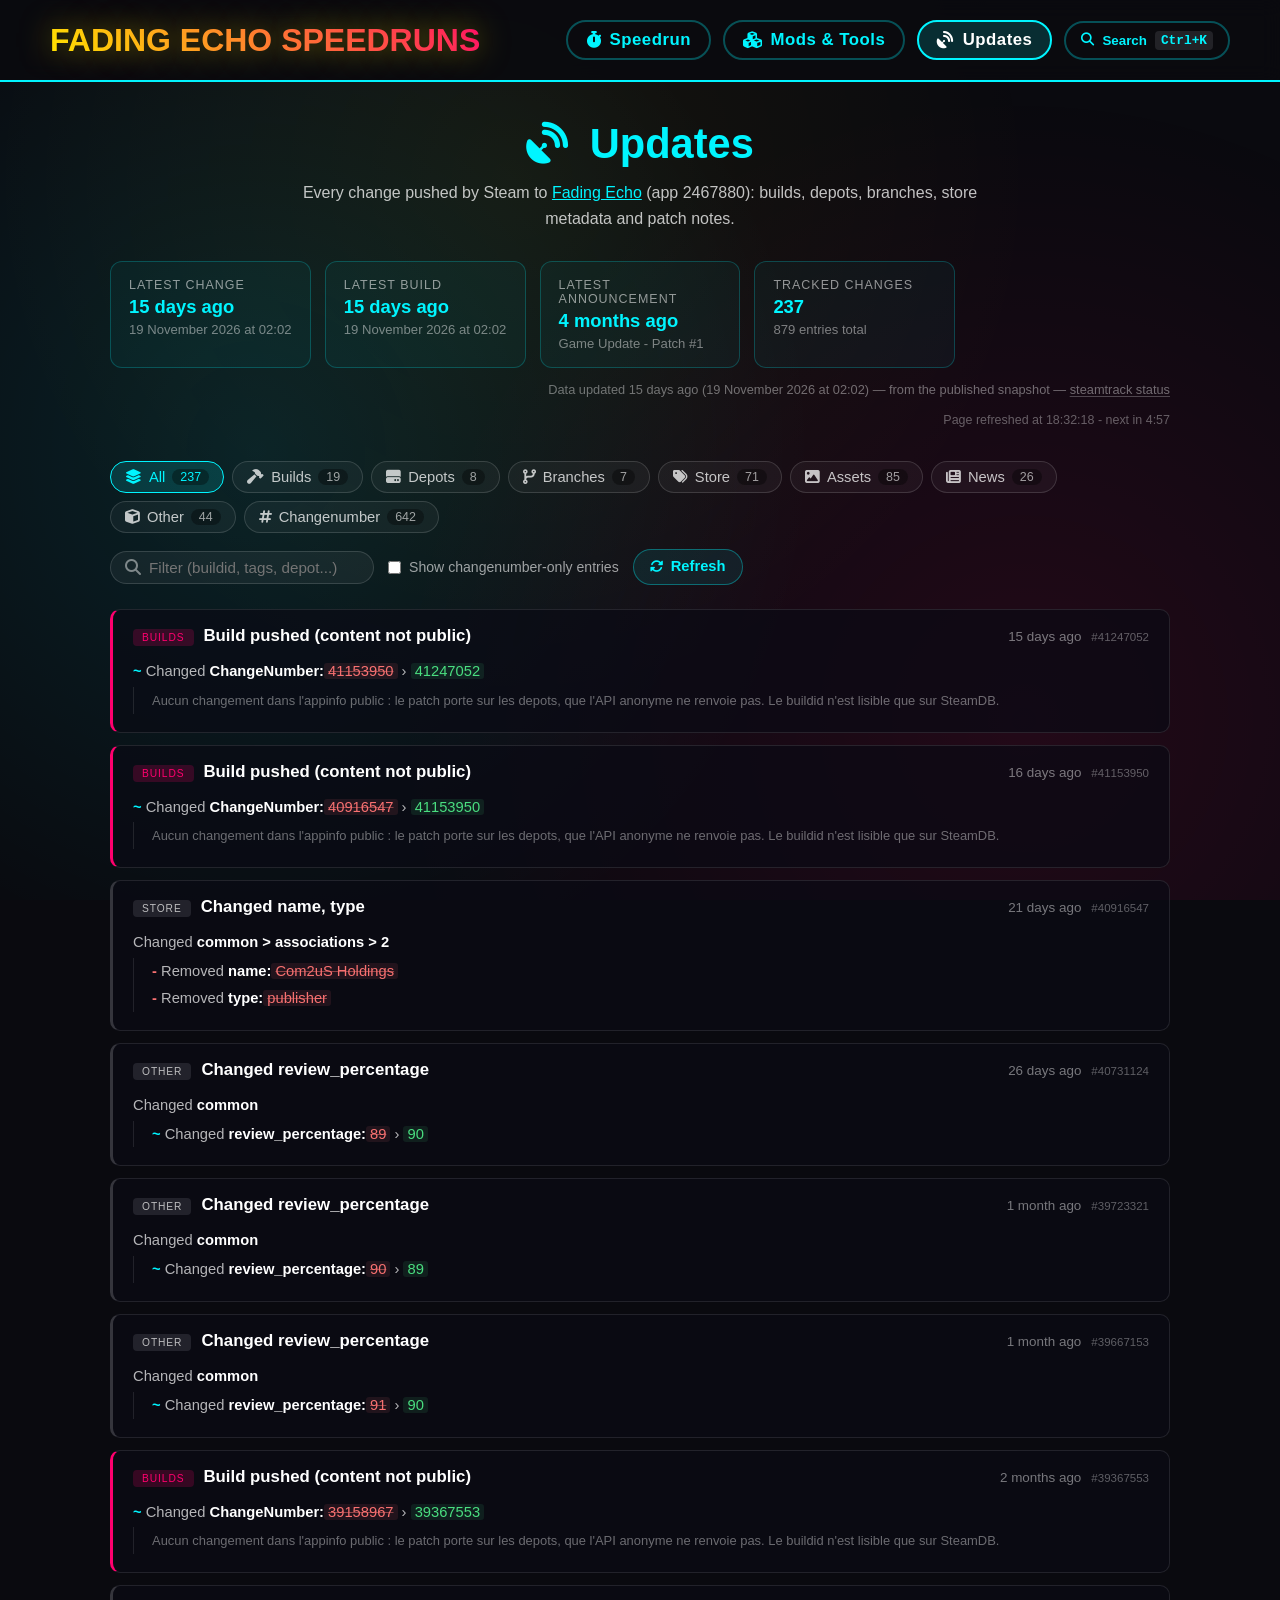
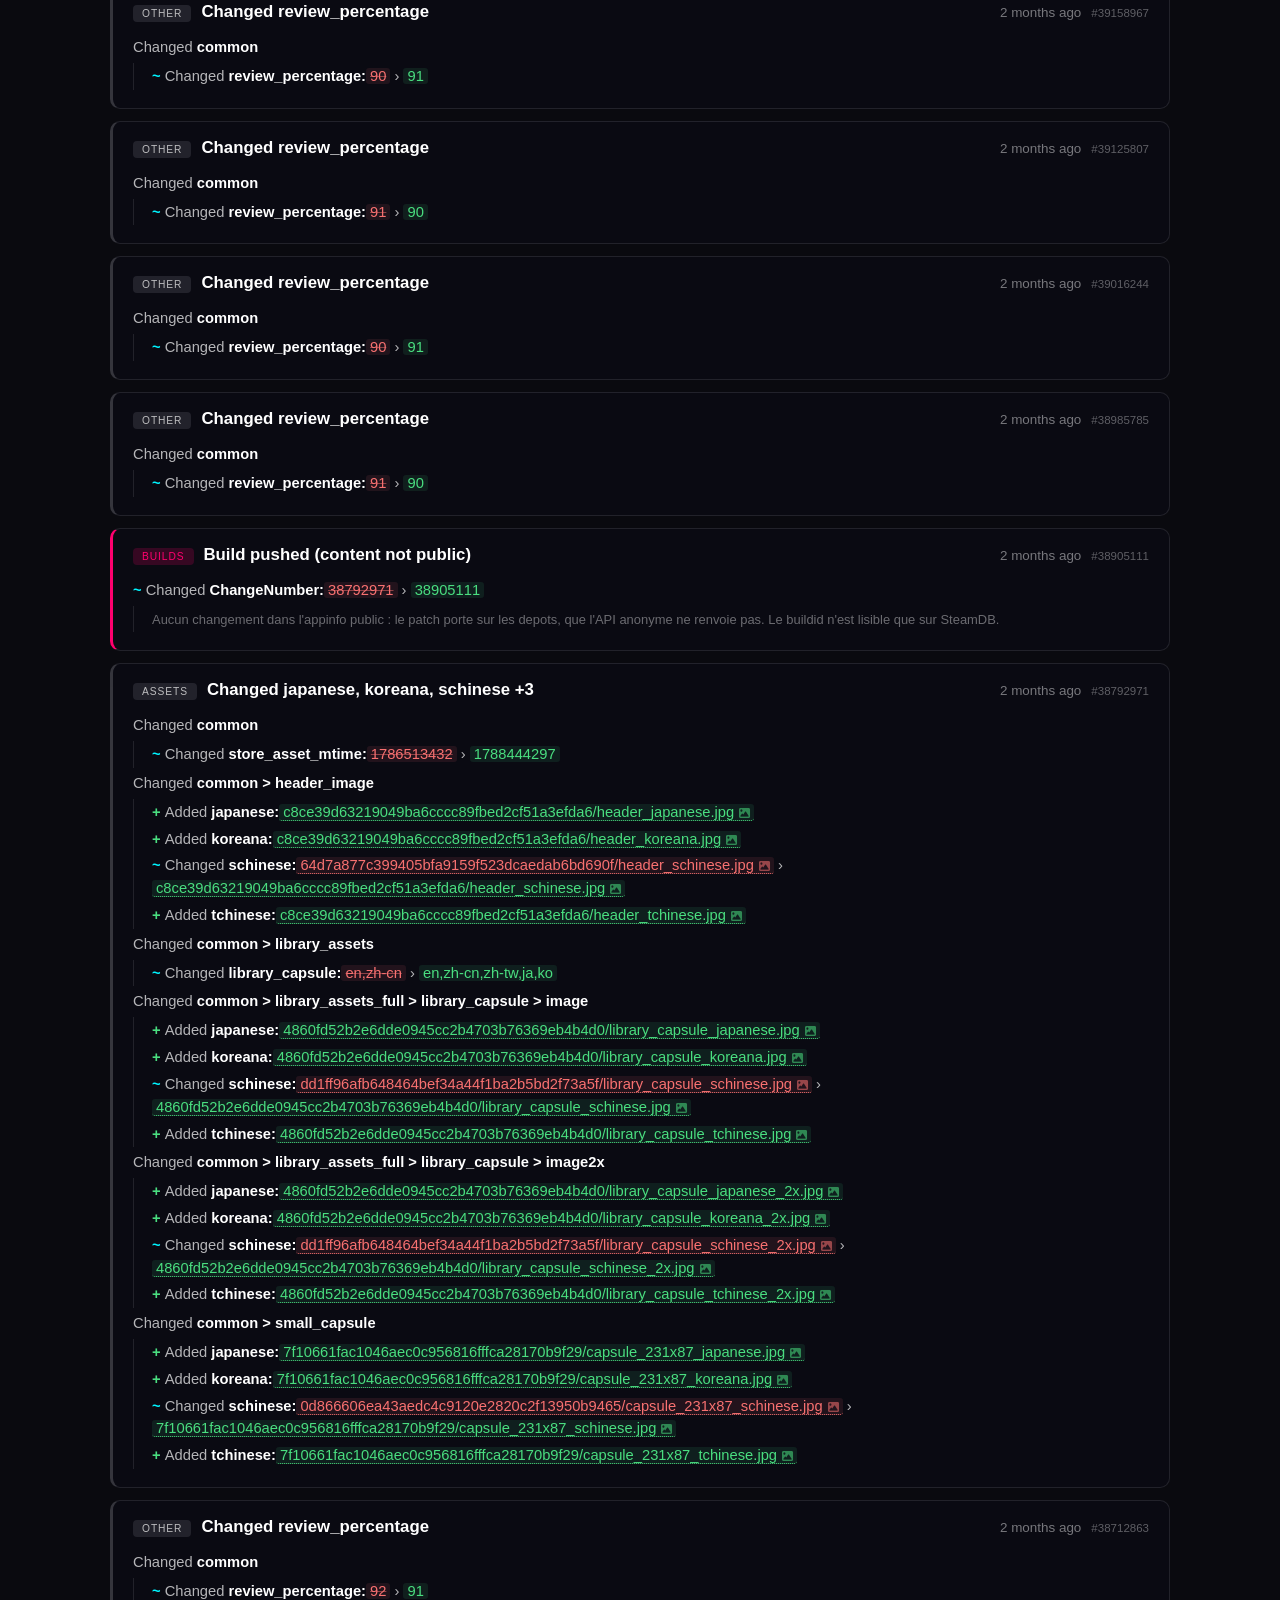
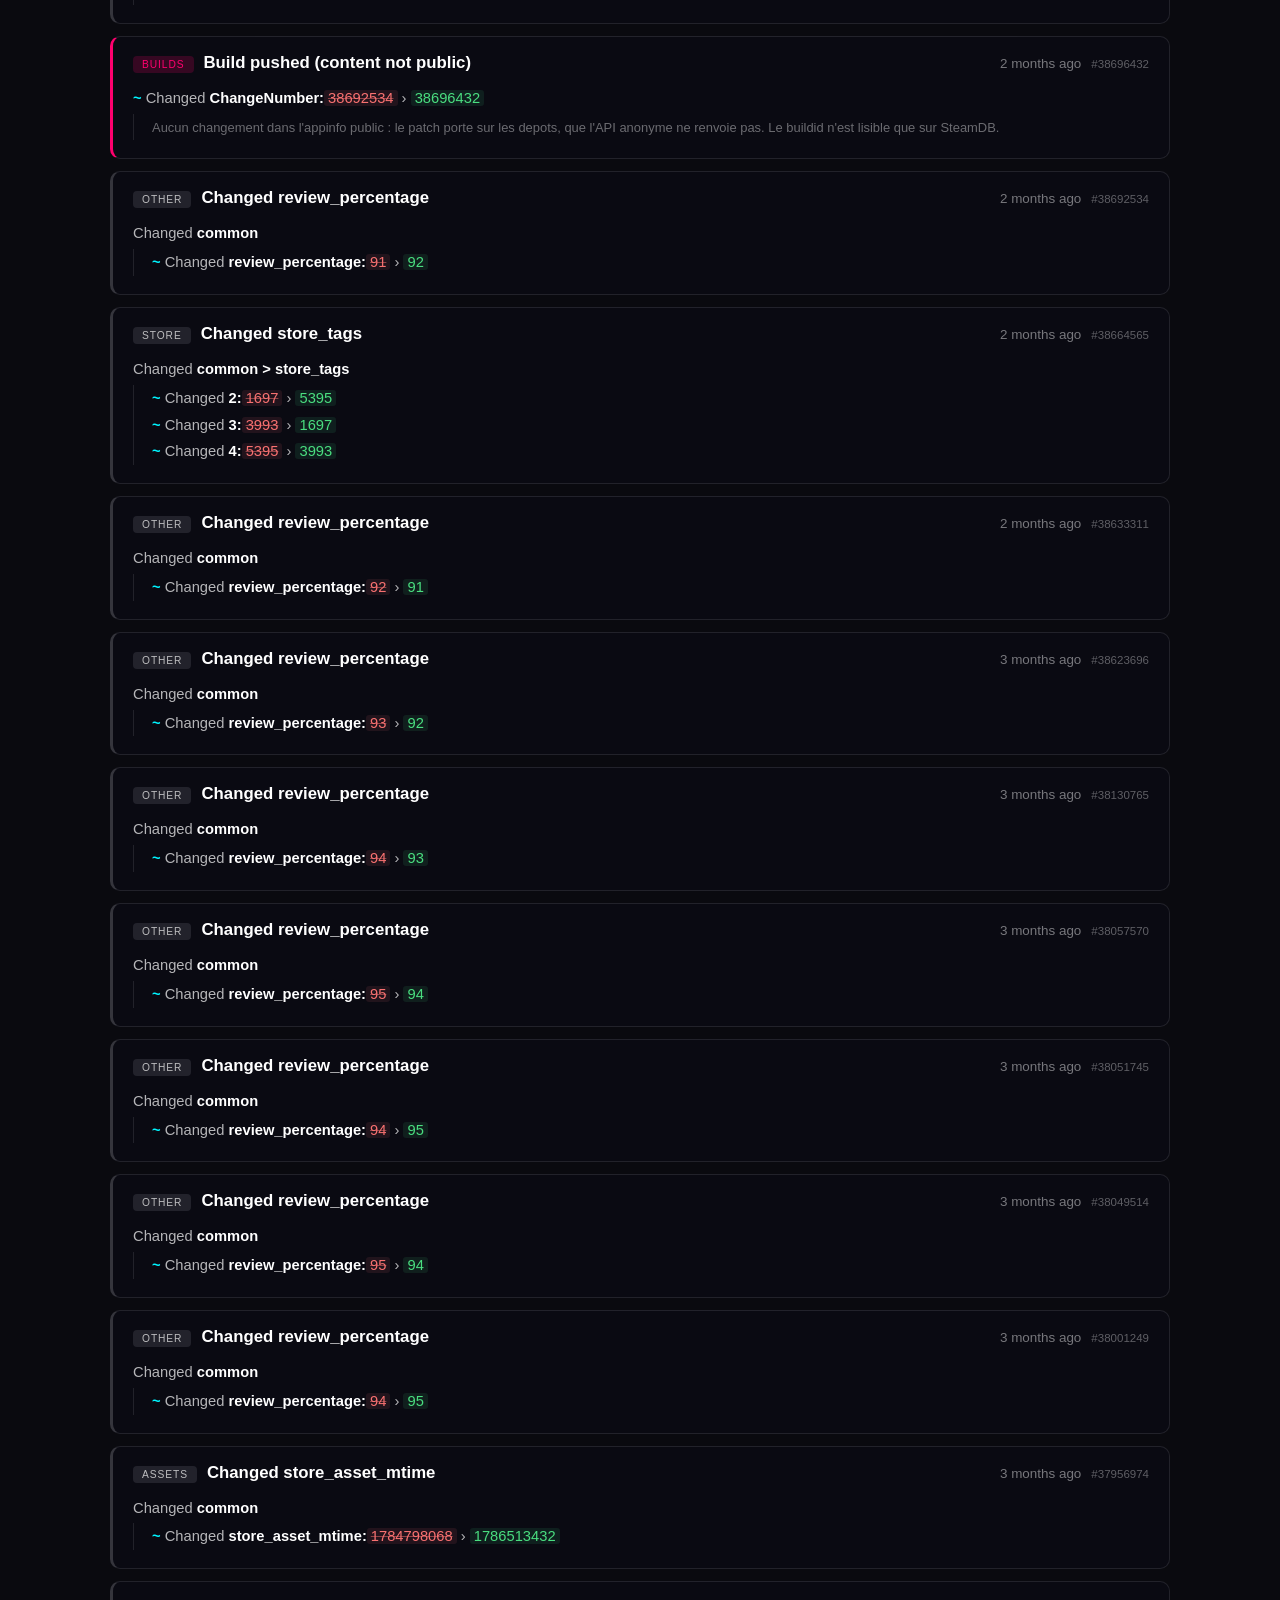
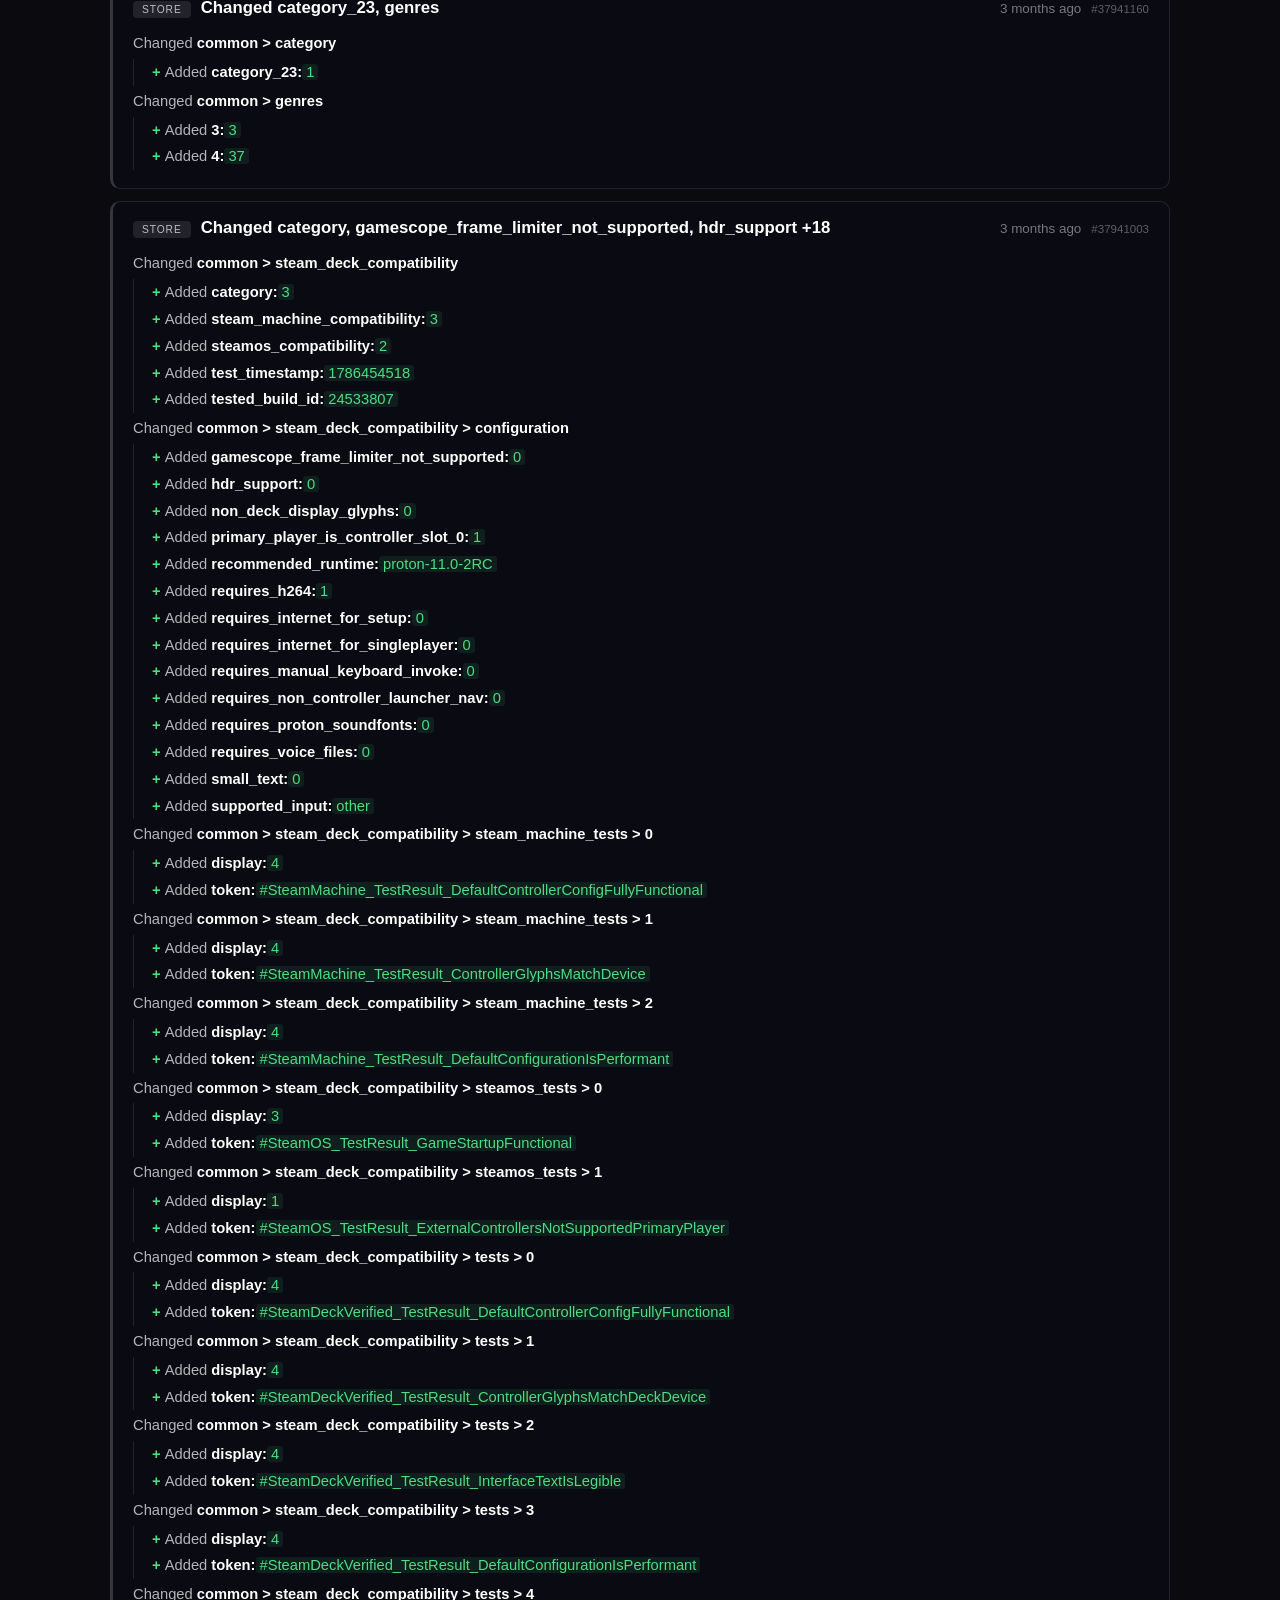
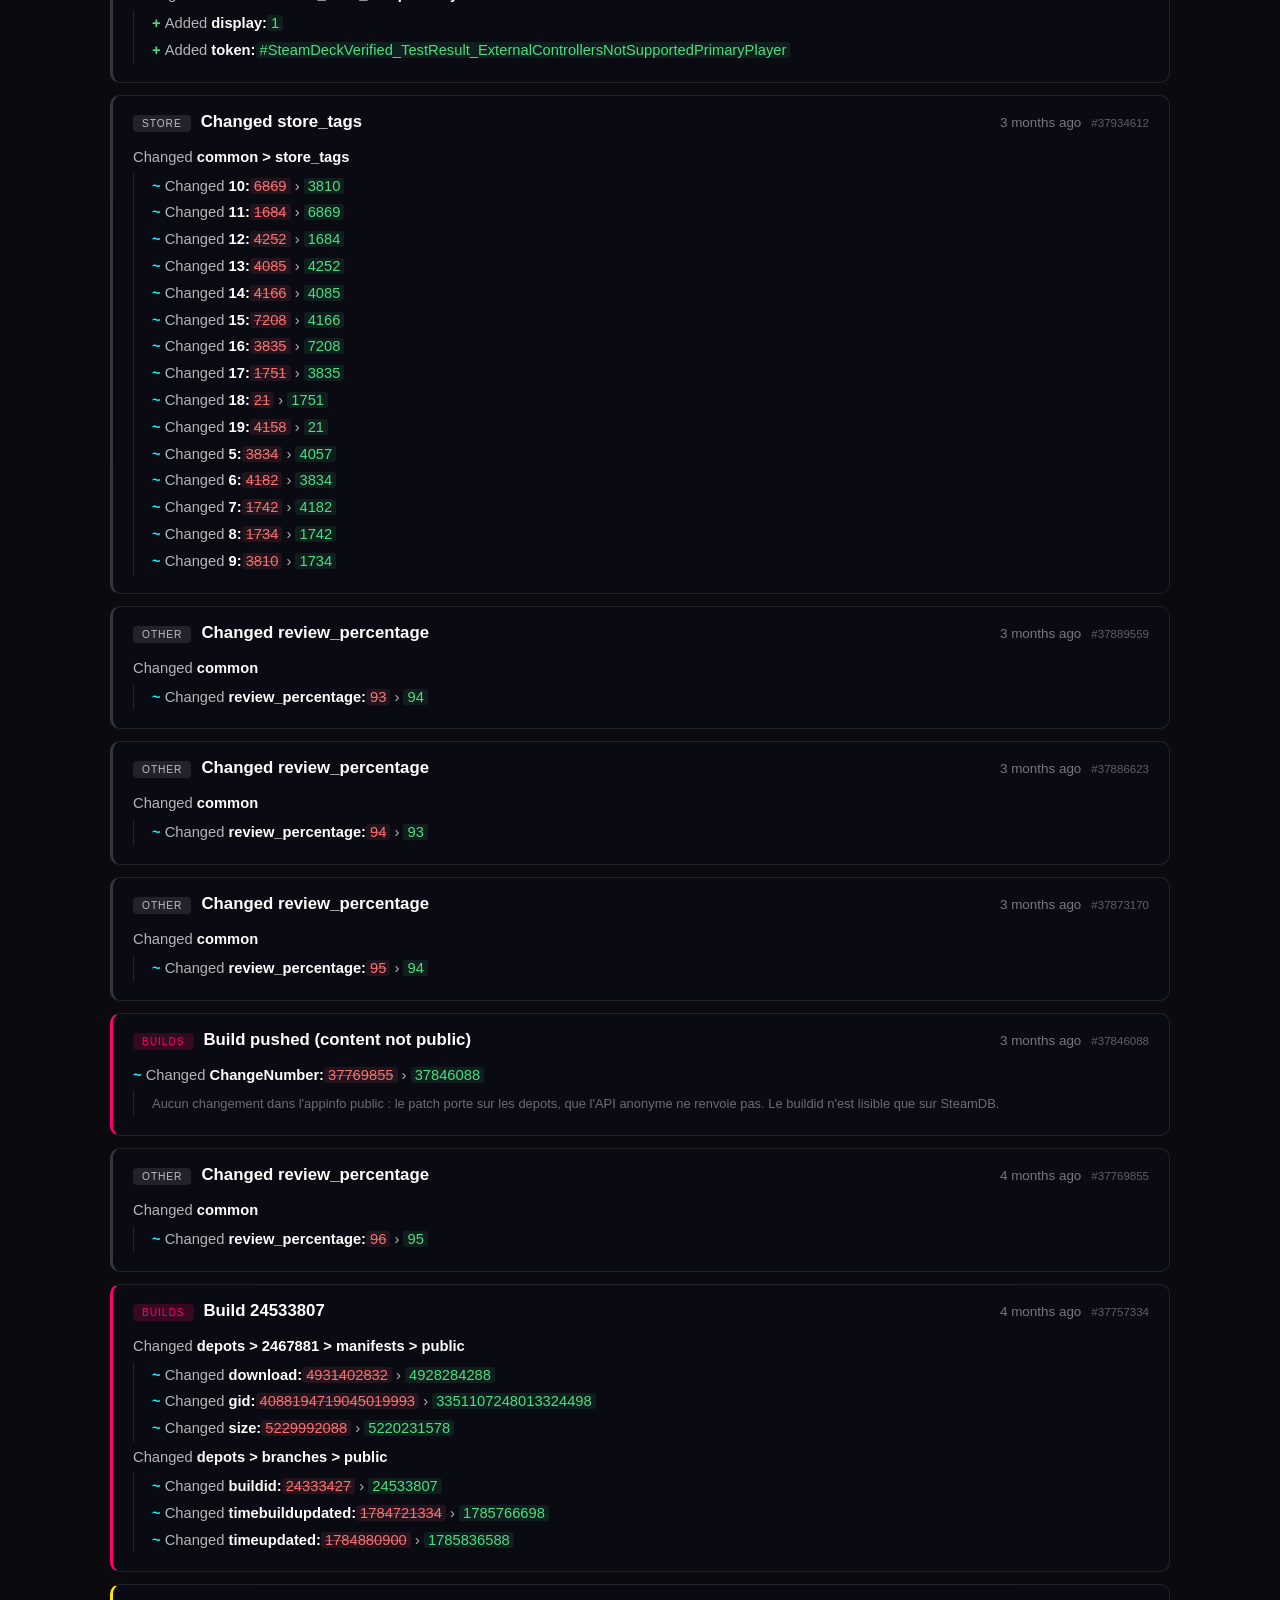
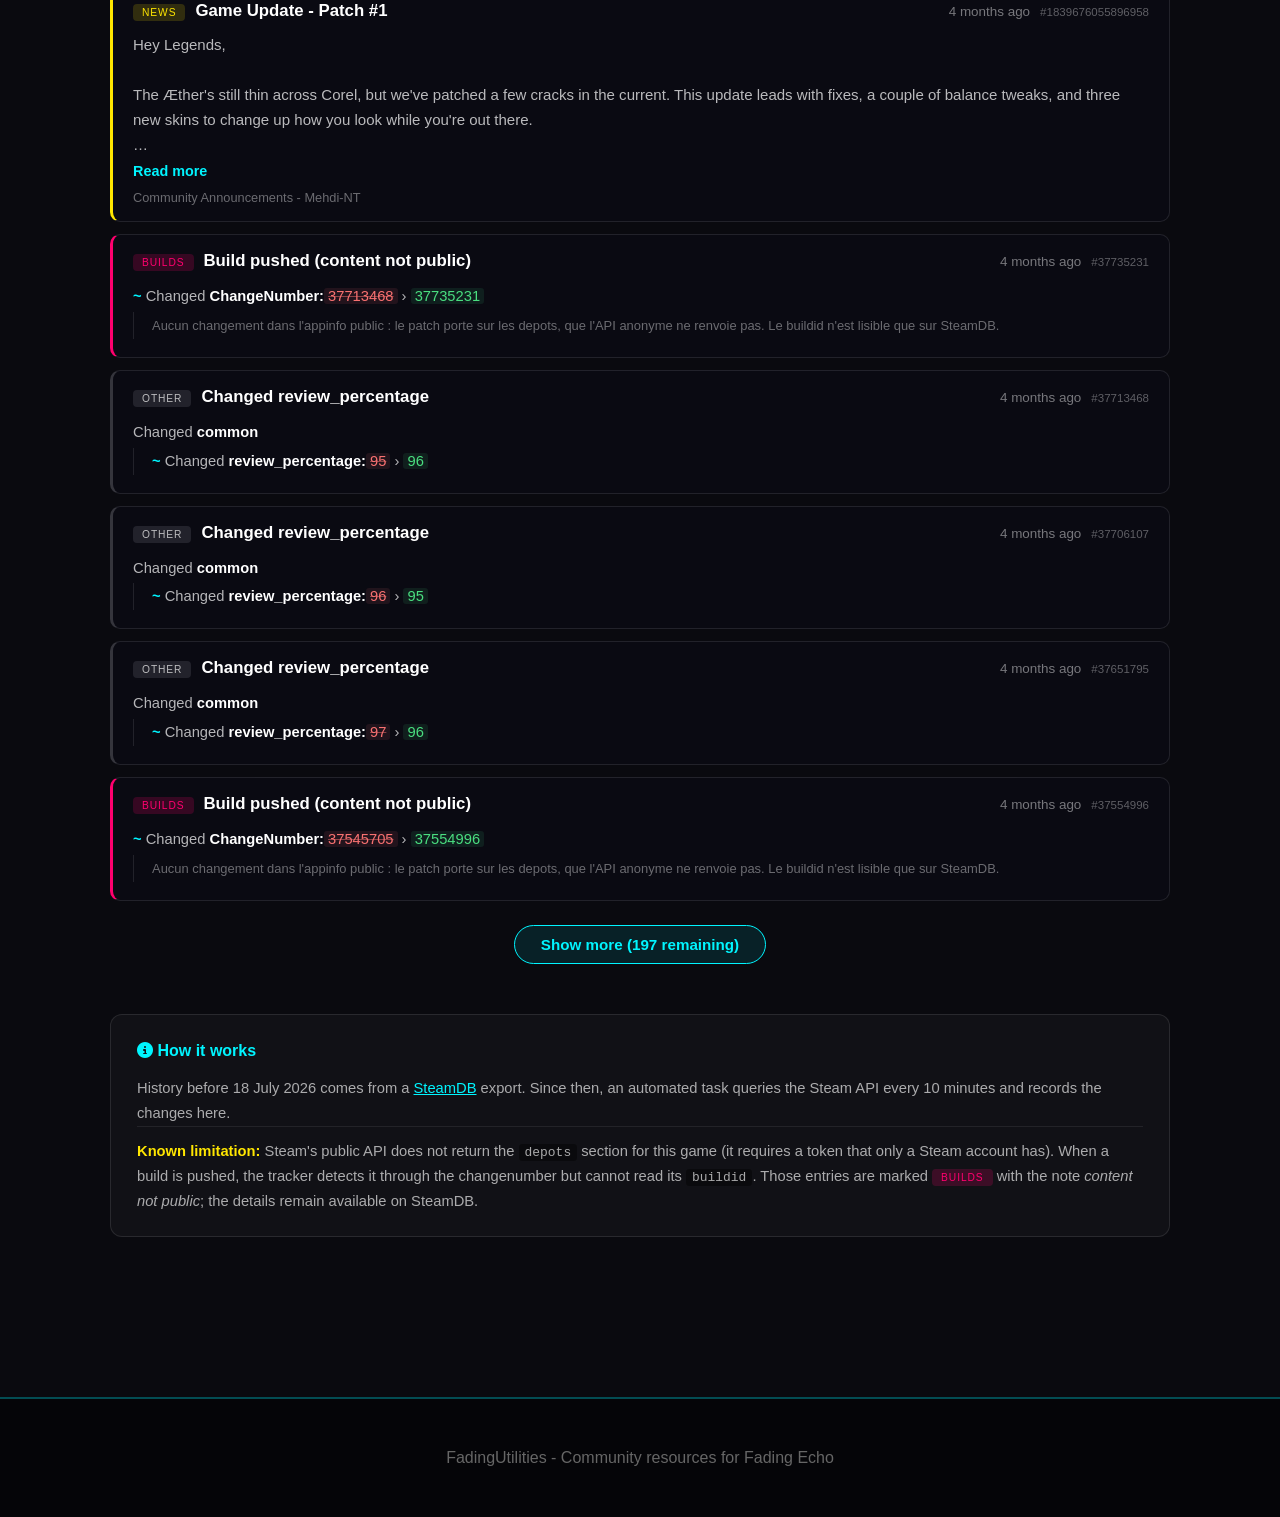
<file: tracker.html>
<!DOCTYPE html>
<html lang="en">
<head>
    <meta charset="UTF-8">
    <meta name="viewport" content="width=device-width, initial-scale=1.0">
    <!-- The Steam assets (preview on hover, download on click) require
         opening img-src, media-src and connect-src to the Steam CDNs. The scope
         stays limited to these hosts: neither script nor style is widened. -->
    <meta http-equiv="Content-Security-Policy" content="default-src 'self'; script-src 'self'; style-src 'self' 'unsafe-inline' https://cdnjs.cloudflare.com https://fonts.googleapis.com; font-src https://fonts.gstatic.com https://cdnjs.cloudflare.com; img-src 'self' data: https://*.steamstatic.com https://*.akamaihd.net; media-src https://*.steamstatic.com https://*.akamaihd.net; connect-src 'self' https://*.steamstatic.com https://*.akamaihd.net https://raw.githubusercontent.com https://*.trycloudflare.com; object-src 'none'; base-uri 'self'; form-action 'none'">
    <title>Updates - FadingUtilities</title>
    <meta name="description" content="Update history for Fading Echo: builds, depots, branches, Steam metadata and patch notes.">
    <meta name="theme-color" content="#00F5FF">
    <link rel="icon" type="image/png" href="Images/favicon.png">
    <link rel="manifest" href="manifest.json">
    <link rel="canonical" href="https://cheapmanga.github.io/FadingUtilities/tracker.html">
    <link rel="preconnect" href="https://fonts.googleapis.com">
    <link rel="preconnect" href="https://fonts.gstatic.com" crossorigin>
    <link href="https://fonts.googleapis.com/css2?family=Orbitron:wght@400;700;900&family=Rajdhani:wght@300;500;700&display=swap" rel="stylesheet">
    <link rel="stylesheet" href="https://cdnjs.cloudflare.com/ajax/libs/font-awesome/6.4.0/css/all.min.css" integrity="sha512-iecdLmaskl7CVkqkXNQ/ZH/XLlvWZOJyj7Yy7tcenmpD1ypASozpmT/E0iPtmFIB46ZmdtAc9eNBvH0H/ZpiBw==" crossorigin="anonymous" referrerpolicy="no-referrer">
    <link rel="stylesheet" href="style.css">
    <link rel="stylesheet" href="tracker.css">
</head>
<body>
    <div class="bg-animation"></div>

    <header>
        <nav>
            <a href="index.html" class="logo">FADING ECHO SPEEDRUNS</a>
            <div class="nav-actions">
                <a href="speedrun.html" class="nav-btn"><i class="fas fa-stopwatch"></i><span>Speedrun</span></a>
                <a href="mods-tools.html" class="nav-btn"><i class="fas fa-cubes"></i><span>Mods &amp; Tools</span></a>
                <a href="tracker.html" class="nav-btn active"><i class="fas fa-satellite-dish"></i><span>Updates</span></a>
                <button class="search-trigger" id="searchTrigger">
                    <i class="fas fa-search"></i>
                    <span class="search-text">Search</span>
                    <kbd class="search-kbd">Ctrl+K</kbd>
                </button>
            </div>
        </nav>
    </header>

    <main class="tracker-page">
        <section class="tracker-header">
            <h1><i class="fas fa-satellite-dish"></i> Updates</h1>
            <p class="tracker-sub">
                Every change pushed by Steam to
                <a href="https://store.steampowered.com/app/2467880/Fading_Echo/" target="_blank" rel="noopener noreferrer">Fading Echo</a>
                (app 2467880): builds, depots, branches, store metadata and patch notes.
            </p>

            <div class="tracker-stats" id="trackerStats"></div>
        </section>

        <section class="tracker-toolbar">
            <div class="tracker-filters" id="trackerFilters" role="group" aria-label="Filter by type"></div>
            <div class="tracker-tools">
                <label class="tracker-search">
                    <i class="fas fa-magnifying-glass"></i>
                    <input type="search" id="trackerSearch" placeholder="Filter (buildid, tags, depot...)" aria-label="Filter events">
                </label>
                <label class="tracker-toggle">
                    <input type="checkbox" id="showNoise">
                    <span>Show changenumber-only entries</span>
                </label>
                <button id="refreshBtn" class="tracker-refresh" type="button"><i class="fas fa-rotate"></i><span>Refresh</span></button>
            </div>
        </section>

        <section class="tracker-feed" id="trackerFeed" aria-live="polite">
            <p class="tracker-empty">Loading history...</p>
        </section>

        <div class="tracker-more">
            <button id="loadMore" class="tracker-btn" type="button" hidden>Show more</button>
        </div>

        <section class="tracker-note">
            <h2><i class="fas fa-circle-info"></i> How it works</h2>
            <p>
                History before 18 July 2026 comes from a
                <a href="https://steamdb.info/app/2467880/history/" target="_blank" rel="noopener noreferrer">SteamDB</a>
                export. Since then, an automated task queries the Steam API every 10 minutes
                and records the changes here.
            </p>
            <p class="tracker-caveat">
                <strong>Known limitation:</strong> Steam's public API does not return the
                <code>depots</code> section for this game (it requires a token that only a Steam
                account has). When a build is pushed, the tracker detects it through the changenumber
                but cannot read its <code>buildid</code>. Those entries are marked
                <span class="tracker-tag build">BUILDS</span> with the note
                <em>content not public</em>; the details remain available on SteamDB.
            </p>
        </section>
    </main>

    <footer>
        <p>FadingUtilities - Community resources for Fading Echo</p>
    </footer>

    <!-- SEARCH MODAL -->
    <div id="searchModal" class="search-modal" role="dialog" aria-label="Search">
        <div class="search-container">
            <div class="search-header">
                <i class="fas fa-search search-icon"></i>
                <input type="text" id="searchInput" placeholder="Search glitches, mods, tools..." autocomplete="off" aria-label="Search input">
                <kbd class="search-shortcut">ESC</kbd>
            </div>
            <div class="search-results" id="searchResults">
                <div class="search-empty">Start typing to search...</div>
            </div>
            <div class="search-footer">
                <span><kbd>ESC</kbd> to close</span>
            </div>
        </div>
    </div>

    <script src="search-data.js"></script>
    <script src="search.js"></script>
    <script src="site.js"></script>
    <script src="tracker.js"></script>
</body>
</html>
</file>
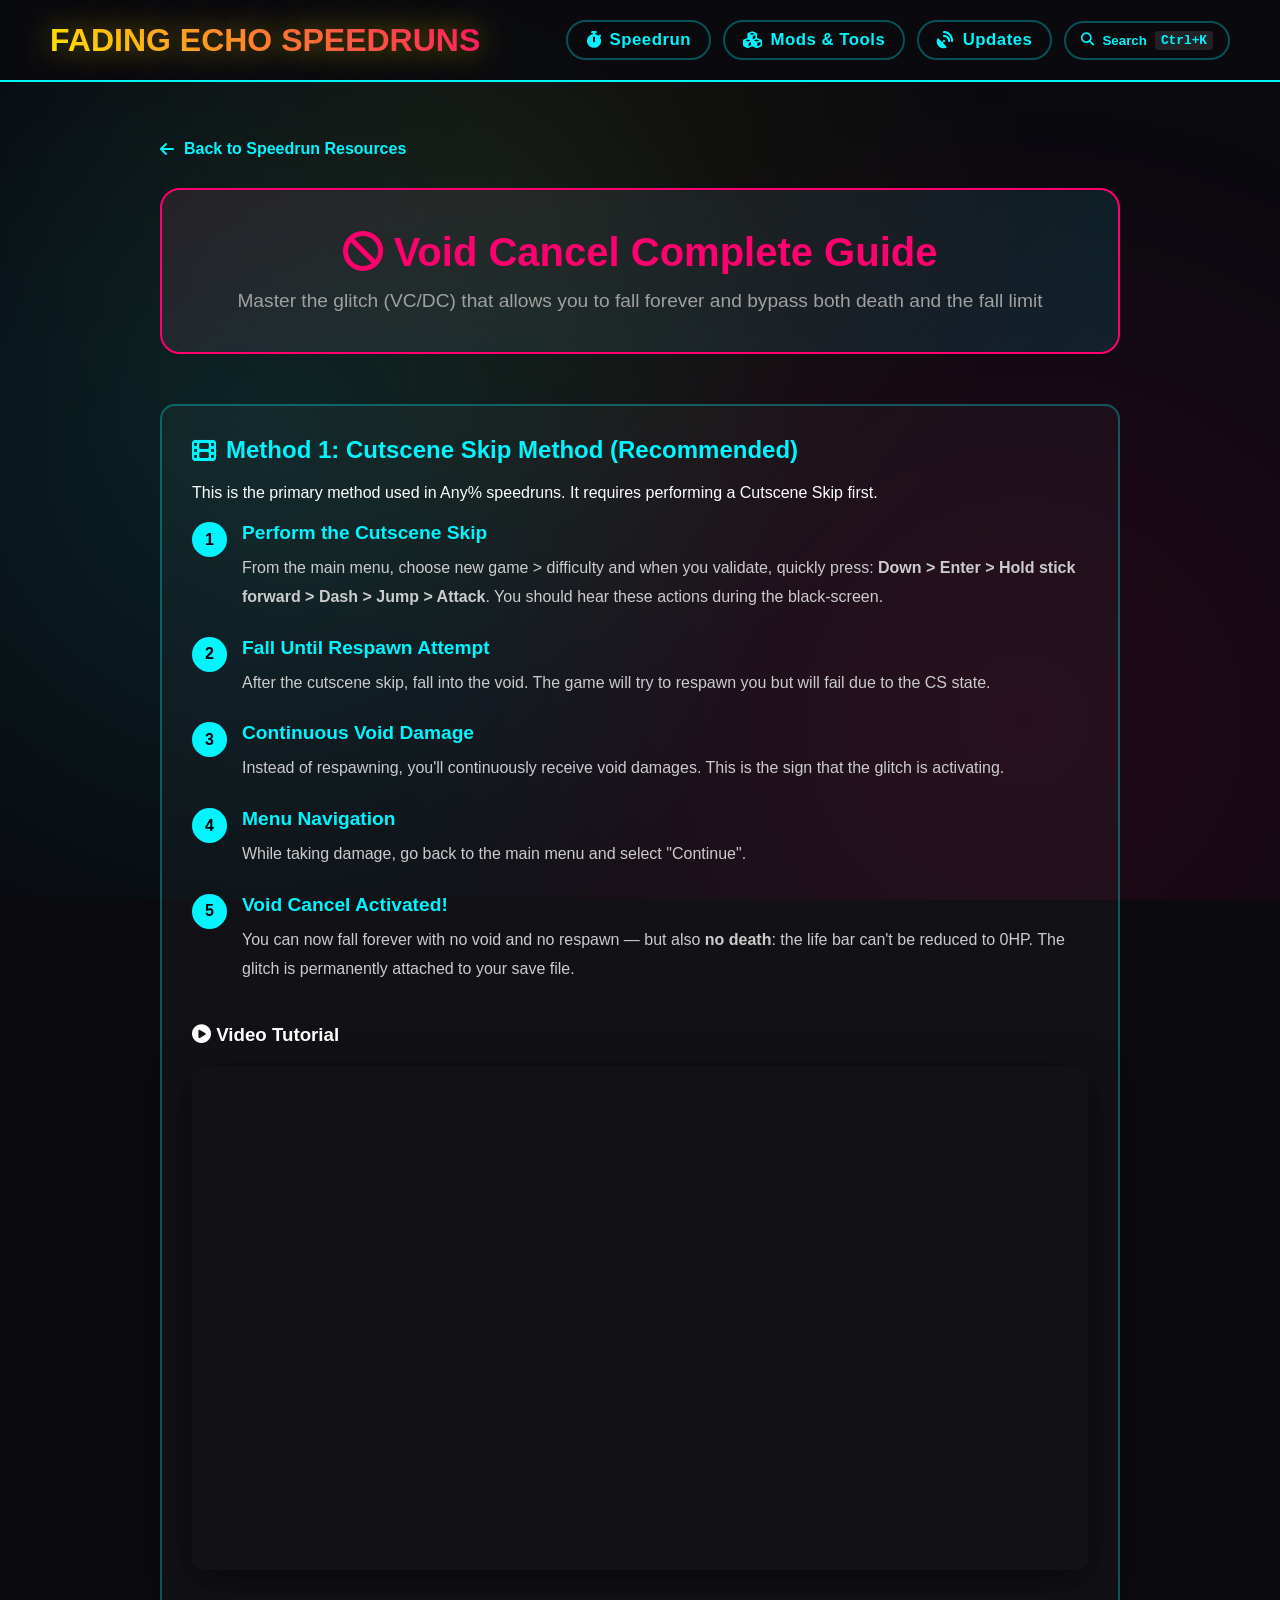
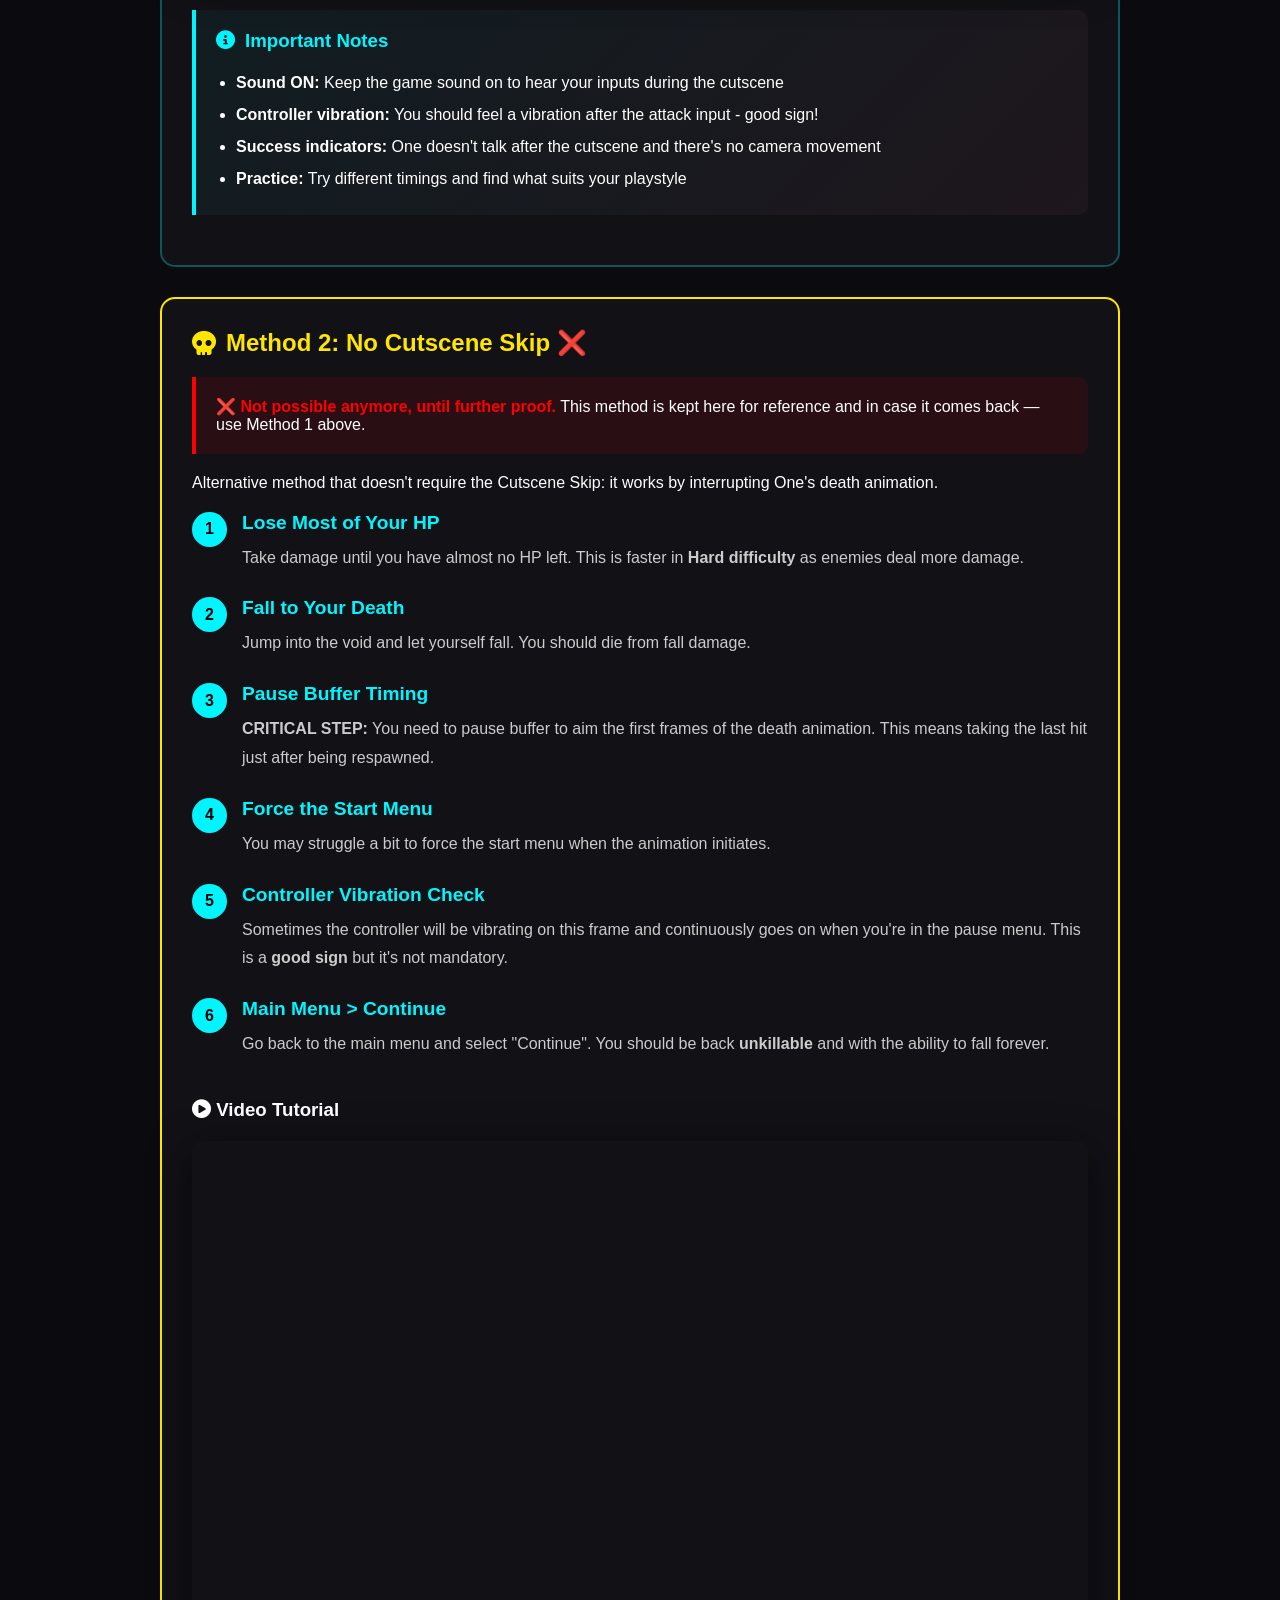
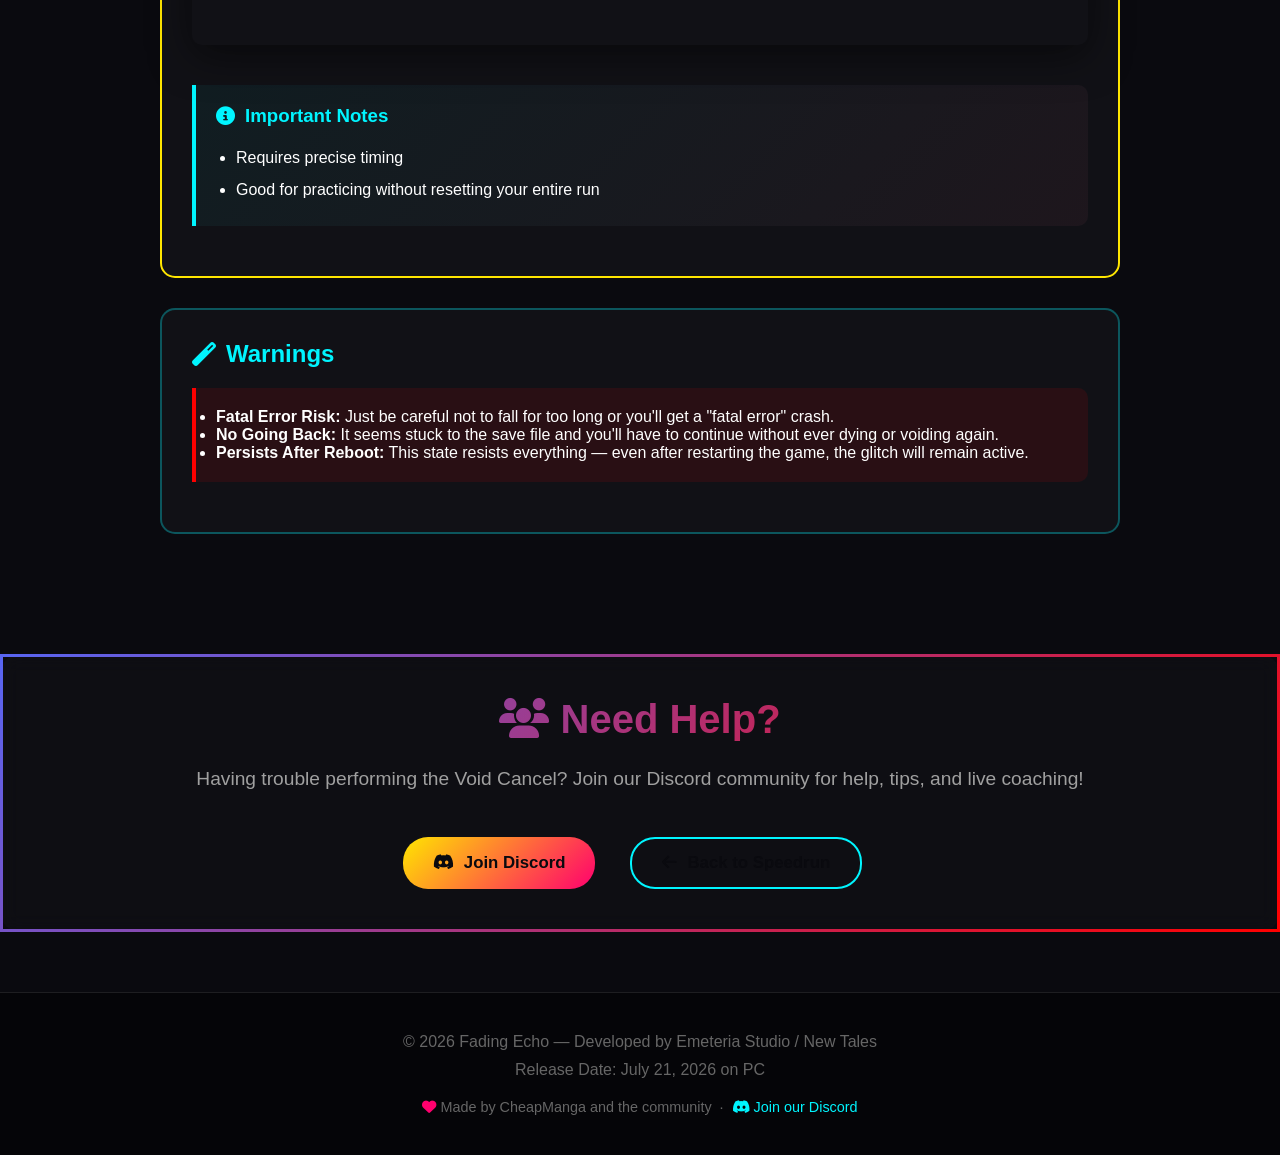
<file: voidcancel.html>
<!DOCTYPE html>
<html lang="en">
<head>
    <meta charset="UTF-8">
    <meta name="viewport" content="width=device-width, initial-scale=1.0">
    <meta http-equiv="Content-Security-Policy" content="default-src 'self'; script-src 'self'; style-src 'self' 'unsafe-inline' https://cdnjs.cloudflare.com https://fonts.googleapis.com; font-src https://fonts.gstatic.com https://cdnjs.cloudflare.com; img-src 'self' data:; frame-src https://www.youtube.com; connect-src 'self'; object-src 'none'; base-uri 'self'; form-action 'none'">
    <title>Void Cancel Guide - FadingUtilities</title>
    <meta name="description" content="Complete guide to master the Void Cancel (VC/DC) glitch in Fading Echo: fall forever, no void, no respawn, no death">
    <meta property="og:title" content="Void Cancel Guide - FadingUtilities">
    <meta property="og:description" content="Master the Void Cancel glitch with detailed tutorials and variations">
    <meta property="og:image" content="https://cheapmanga.github.io/FadingUtilities/Images/FE-banner.jpg">
    <meta property="og:type" content="website">
    <meta property="og:url" content="https://cheapmanga.github.io/FadingUtilities/voidcancel.html">
    <link rel="canonical" href="https://cheapmanga.github.io/FadingUtilities/voidcancel.html">
    <meta name="theme-color" content="#00F5FF">
    <link rel="icon" type="image/png" href="Images/favicon.png">
    <link rel="manifest" href="manifest.json">
    <link rel="preconnect" href="https://fonts.googleapis.com">
    <link rel="preconnect" href="https://fonts.gstatic.com" crossorigin>
    <link href="https://fonts.googleapis.com/css2?family=Orbitron:wght@400;700;900&family=Rajdhani:wght@300;500;700&display=swap" rel="stylesheet">
    <link rel="stylesheet" href="https://cdnjs.cloudflare.com/ajax/libs/font-awesome/6.4.0/css/all.min.css" integrity="sha512-iecdLmaskl7CVkqkXNQ/ZH/XLlvWZOJyj7Yy7tcenmpD1ypASozpmT/E0iPtmFIB46ZmdtAc9eNBvH0H/ZpiBw==" crossorigin="anonymous" referrerpolicy="no-referrer">
    <link rel="stylesheet" href="style.css">
    <style>
        /* Le header du site est en position fixe : sans marge haute, le
           premier bloc passe dessous. 100px est la valeur qu'utilise deja
           .container dans style.css, a toutes les tailles d'ecran. */
        .guide-container {
            max-width: 1000px;
            margin: 100px auto 0;
            padding: 40px 20px;
        }

        .guide-header {
            text-align: center;
            margin-bottom: 50px;
            padding: 40px;
            background: linear-gradient(135deg, rgba(255, 107, 157, 0.1), rgba(0, 245, 255, 0.1));
            border: 2px solid var(--primary-pink);
            border-radius: 20px;
        }

        .guide-header h1 {
            font-family: 'Orbitron', sans-serif;
            color: var(--primary-pink);
            font-size: 2.5rem;
            margin-bottom: 15px;
        }

        .guide-header .subtitle {
            font-size: 1.2rem;
            color: #a0a0a0;
        }

        .method-card {
            background: rgba(255, 255, 255, 0.03);
            border: 2px solid rgba(0, 245, 255, 0.3);
            border-radius: 15px;
            padding: 30px;
            margin-bottom: 30px;
        }

        .method-card h2 {
            font-family: 'Orbitron', sans-serif;
            color: var(--primary-cyan);
            margin-bottom: 20px;
            display: flex;
            align-items: center;
            gap: 10px;
        }

        .method-card.death-method {
            border-color: var(--primary-yellow);
        }

        .method-card.death-method h2 {
            color: var(--primary-yellow);
        }

        .steps {
            counter-reset: step-counter;
            margin: 20px 0;
        }

        .step {
            counter-increment: step-counter;
            margin-bottom: 25px;
            padding-left: 50px;
            position: relative;
        }

        .step::before {
            content: counter(step-counter);
            position: absolute;
            left: 0;
            top: 0;
            background: var(--primary-cyan);
            color: #000;
            width: 35px;
            height: 35px;
            border-radius: 50%;
            display: flex;
            align-items: center;
            justify-content: center;
            font-weight: 700;
            font-family: 'Orbitron', sans-serif;
        }

        .step h4 {
            color: var(--primary-cyan);
            margin-bottom: 10px;
            font-size: 1.2rem;
        }

        .step p {
            line-height: 1.8;
            color: #ccc;
        }

        .video-section {
            margin: 40px 0;
        }

        .video-wrapper {
            position: relative;
            padding-bottom: 56.25%;
            height: 0;
            overflow: hidden;
            border-radius: 10px;
            margin: 20px 0;
            box-shadow: 0 10px 40px rgba(0,0,0,0.5);
        }

        .video-wrapper iframe {
            position: absolute;
            top: 0;
            left: 0;
            width: 100%;
            height: 100%;
            border: none;
        }

        .tips-box {
            background: linear-gradient(135deg, rgba(0, 245, 255, 0.05), rgba(255, 107, 157, 0.05));
            border-left: 4px solid var(--primary-cyan);
            padding: 20px;
            margin: 20px 0;
            border-radius: 0 10px 10px 0;
        }

        .tips-box h3 {
            color: var(--primary-cyan);
            margin-bottom: 15px;
            display: flex;
            align-items: center;
            gap: 10px;
        }

        .tips-box ul {
            margin-left: 20px;
            line-height: 2;
        }

        .warning-box {
            background: rgba(255, 0, 0, 0.1);
            border-left: 4px solid #ff0000;
            padding: 20px;
            margin: 20px 0;
            border-radius: 0 10px 10px 0;
        }

        .warning-box h3 {
            color: #ff0000;
            margin-bottom: 10px;
            display: flex;
            align-items: center;
            gap: 10px;
        }

        .back-nav {
            display: inline-flex;
            align-items: center;
            gap: 10px;
            margin-bottom: 30px;
            color: var(--primary-cyan);
            text-decoration: none;
            font-weight: 600;
            transition: all 0.3s ease;
        }

        .back-nav:hover {
            color: var(--primary-pink);
            transform: translateX(-5px);
        }

        .comparison-table {
            width: 100%;
            border-collapse: collapse;
            margin: 30px 0;
            background: rgba(255, 255, 255, 0.02);
            border-radius: 10px;
            overflow: hidden;
        }

        .comparison-table th {
            background: linear-gradient(135deg, var(--primary-cyan), var(--primary-pink));
            color: #000;
            padding: 15px;
            text-align: left;
            font-family: 'Orbitron', sans-serif;
            font-weight: 700;
        }

        .comparison-table td {
            padding: 15px;
            border-bottom: 1px solid rgba(255, 255, 255, 0.1);
        }

        .comparison-table tr:last-child td {
            border-bottom: none;
        }

        .comparison-table tr:hover {
            background: rgba(255, 255, 255, 0.03);
        }
    </style>
</head>
<body>
    <div class="bg-animation"></div>

    <header>
        <nav>
            <a href="index.html" class="logo">FADING ECHO SPEEDRUNS</a>
            <div class="nav-actions">
                <a href="speedrun.html" class="nav-btn"><i class="fas fa-stopwatch"></i><span>Speedrun</span></a>
                <a href="mods-tools.html" class="nav-btn"><i class="fas fa-cubes"></i><span>Mods &amp; Tools</span></a>
                <a href="tracker.html" class="nav-btn"><i class="fas fa-satellite-dish"></i><span>Updates</span></a>
                <button class="search-trigger" id="searchTrigger">
                    <i class="fas fa-search"></i>
                    <span class="search-text">Search</span>
                    <kbd class="search-kbd">Ctrl+K</kbd>
                </button>
            </div>
        </nav>
    </header>

    <div class="guide-container">
        <a href="speedrun.html" class="back-nav">
            <i class="fas fa-arrow-left"></i> Back to Speedrun Resources
        </a>

        <div class="guide-header">
            <h1><i class="fas fa-ban"></i> Void Cancel Complete Guide</h1>
            <p class="subtitle">Master the glitch (VC/DC) that allows you to fall forever and bypass both death and the fall limit</p>
        </div>

        <!-- METHOD 1: CUTSCENE SKIP METHOD -->
        <div class="method-card">
            <h2><i class="fas fa-film"></i> Method 1: Cutscene Skip Method (Recommended)</h2>
            <p>This is the primary method used in Any% speedruns. It requires performing a Cutscene Skip first.</p>

            <div class="steps">
                <div class="step">
                    <h4>Perform the Cutscene Skip</h4>
                    <p>From the main menu, choose new game > difficulty and when you validate, quickly press: <strong>Down > Enter > Hold stick forward > Dash > Jump > Attack</strong>. You should hear these actions during the black-screen.</p>
                </div>

                <div class="step">
                    <h4>Fall Until Respawn Attempt</h4>
                    <p>After the cutscene skip, fall into the void. The game will try to respawn you but will fail due to the CS state.</p>
                </div>

                <div class="step">
                    <h4>Continuous Void Damage</h4>
                    <p>Instead of respawning, you'll continuously receive void damages. This is the sign that the glitch is activating.</p>
                </div>

                <div class="step">
                    <h4>Menu Navigation</h4>
                    <p>While taking damage, go back to the main menu and select "Continue".</p>
                </div>

                <div class="step">
                    <h4>Void Cancel Activated!</h4>
                    <p>You can now fall forever with no void and no respawn — but also <strong>no death</strong>: the life bar can't be reduced to 0HP. The glitch is permanently attached to your save file.</p>
                </div>
            </div>

            <div class="video-section">
                <h3><i class="fas fa-play-circle"></i> Video Tutorial</h3>
                <div class="video-wrapper">
                    <iframe
                        src="https://www.youtube.com/embed/h2J_w3ztYZk?rel=0&modestbranding=1"
                        allow="accelerometer; autoplay; clipboard-write; encrypted-media; gyroscope; picture-in-picture"
                        allowfullscreen
                        loading="lazy"
                        title="Void Cancel Tutorial">
                    </iframe>
                </div>
            </div>

            <div class="tips-box">
                <h3><i class="fas fa-info-circle"></i> Important Notes</h3>
                <ul>
                    <li><strong>Sound ON:</strong> Keep the game sound on to hear your inputs during the cutscene</li>
                    <li><strong>Controller vibration:</strong> You should feel a vibration after the attack input - good sign!</li>
                    <li><strong>Success indicators:</strong> One doesn't talk after the cutscene and there's no camera movement</li>
                    <li><strong>Practice:</strong> Try different timings and find what suits your playstyle</li>
                </ul>
            </div>
        </div>

        <!-- METHOD 2: NO CUTSCENE SKIP (formerly "Death Method") -->
        <div class="method-card death-method">
            <h2><i class="fas fa-skull"></i> Method 2: No Cutscene Skip ❌</h2>
            <div class="warning-box">
                <strong style="color: #ff0000;">❌ Not possible anymore, until further proof.</strong> This method is kept here for reference and in case it comes back — use Method 1 above.
            </div>
            <p>Alternative method that doesn't require the Cutscene Skip: it works by interrupting One's death animation.</p>

            <div class="steps">
                <div class="step">
                    <h4>Lose Most of Your HP</h4>
                    <p>Take damage until you have almost no HP left. This is faster in <strong>Hard difficulty</strong> as enemies deal more damage.</p>
                </div>

                <div class="step">
                    <h4>Fall to Your Death</h4>
                    <p>Jump into the void and let yourself fall. You should die from fall damage.</p>
                </div>

                <div class="step">
                    <h4>Pause Buffer Timing</h4>
                    <p><strong>CRITICAL STEP:</strong> You need to pause buffer to aim the first frames of the death animation. This means taking the last hit just after being respawned.</p>
                </div>

                <div class="step">
                    <h4>Force the Start Menu</h4>
                    <p>You may struggle a bit to force the start menu when the animation initiates.</p>
                </div>

                <div class="step">
                    <h4>Controller Vibration Check</h4>
                    <p>Sometimes the controller will be vibrating on this frame and continuously goes on when you're in the pause menu. This is a <strong>good sign</strong> but it's not mandatory.</p>
                </div>

                <div class="step">
                    <h4>Main Menu > Continue</h4>
                    <p>Go back to the main menu and select "Continue". You should be back <strong>unkillable</strong> and with the ability to fall forever.</p>
                </div>
            </div>

            <div class="video-section">
                <h3><i class="fas fa-play-circle"></i> Video Tutorial</h3>
                <div class="video-wrapper">
                    <iframe
                        src="https://www.youtube.com/embed/7D3Q1078Xms?rel=0&modestbranding=1"
                        allow="accelerometer; autoplay; clipboard-write; encrypted-media; gyroscope; picture-in-picture"
                        allowfullscreen
                        loading="lazy"
                        title="Void Cancel Tutorial">
                    </iframe>
                </div>
            </div>

            <div class="tips-box">
                <h3><i class="fas fa-info-circle"></i> Important Notes</h3>
                <ul>
                    <li>Requires precise timing</li>
                    <li>Good for practicing without resetting your entire run</li>
                </ul>
            </div>
        </div>

        <!-- WARNINGS -->
        <div class="method-card">
            <h2><i class="fas fa-magic"></i> Warnings</h2>

            <div class="warning-box">
                <ul>
                    <li><strong>Fatal Error Risk:</strong> Just be careful not to fall for too long or you'll get a "fatal error" crash.</li>
                    <li><strong>No Going Back:</strong> It seems stuck to the save file and you'll have to continue without ever dying or voiding again.</li>
                    <li><strong>Persists After Reboot:</strong> This state resists everything — even after restarting the game, the glitch will remain active.</li>
                </ul>
            </div>
        </div>
    </div>

    <!-- COMMUNITY SECTION -->
    <div class="community-section" style="margin-top: 50px; text-align: center; padding: 40px; background: rgba(255, 255, 255, 0.02); border-radius: 20px;">
        <h2><i class="fas fa-users"></i> Need Help?</h2>
        <p style="margin: 20px 0; color: #a0a0a0;">
            Having trouble performing the Void Cancel? Join our Discord community for help, tips, and live coaching!
        </p>
        <div style="display: flex; gap: 20px; justify-content: center; flex-wrap: wrap; margin-top: 30px;">
            <a href="https://discord.gg/KnjSeWrRPv" target="_blank" rel="noopener noreferrer" class="download-btn">
                <i class="fab fa-discord"></i> Join Discord
            </a>
            <a href="speedrun.html" class="download-btn" style="background: transparent; border: 2px solid var(--primary-cyan);">
                <i class="fas fa-arrow-left"></i> Back to Speedrun
            </a>
        </div>
    </div>

    <footer style="margin-top: 50px; text-align: center; padding: 30px; border-top: 1px solid rgba(255,255,255,0.1);">
        <p>&copy; 2026 Fading Echo — Developed by Emeteria Studio / New Tales</p>
        <p>Release Date: July 21, 2026 on PC</p>
        <p style="margin-top: 20px; font-size: 0.9rem;"><i class="fas fa-heart" style="color: var(--primary-pink);"></i> Made by CheapManga and the community &nbsp;·&nbsp; <a href="https://discord.gg/KnjSeWrRPv" target="_blank" rel="noopener noreferrer" style="color: var(--primary-cyan); text-decoration: none;"><i class="fab fa-discord"></i> Join our Discord</a></p>
    </footer>

    <!-- SEARCH MODAL -->
    <div id="searchModal" class="search-modal" role="dialog" aria-label="Search">
        <div class="search-container">
            <div class="search-header">
                <i class="fas fa-search search-icon"></i>
                <input type="text" id="searchInput" placeholder="Search glitches, mods, tools..." autocomplete="off" aria-label="Search input">
                <kbd class="search-shortcut">ESC</kbd>
            </div>
            <div class="search-results" id="searchResults">
                <div class="search-empty">Start typing to search...</div>
            </div>
            <div class="search-footer">
                <span><kbd>ESC</kbd> to close</span>
            </div>
        </div>
    </div>

    <script src="search-data.js"></script>
    <script src="search.js"></script>
    <script src="site.js"></script>
</body>
</html>
</file>
<file: style.css>
/* ===== RESET & VARIABLES ===== */
* { margin: 0; padding: 0; box-sizing: border-box; }
:root {
    --primary-yellow: #FFE600;
    --primary-pink: #FF006E;
    --primary-cyan: #00F5FF;
    --dark-bg: #0a0a0f;
    --darker-bg: #050508;
    --discord-blurple: #5865F2;
    --youtube-red: #FF0000;
}

/* ===== SCROLLBAR ===== */
/* Firefox (uses the standard properties; WebKit rules below are ignored there) */
html { scrollbar-width: thin; scrollbar-color: var(--primary-cyan) rgba(0, 0, 0, 0.1); }
/* WebKit / Chromium */
::-webkit-scrollbar { width: 6px; }
::-webkit-scrollbar-track { background: rgba(0, 0, 0, 0.1); }
::-webkit-scrollbar-thumb { background: var(--primary-cyan); border-radius: 3px; }
::-webkit-scrollbar-thumb:hover { background: var(--primary-pink); }

/* ===== BASE ===== */
body {
    font-family: 'Rajdhani', sans-serif;
    background: var(--dark-bg);
    color: white;
    overflow-x: hidden;
}

.bg-animation {
    position: fixed;
    top: 0;
    left: 0;
    width: 100%;
    height: 100%;
    z-index: -1;
    background: radial-gradient(circle at 20% 50%, rgba(0, 245, 255, 0.1) 0%, transparent 50%),
                radial-gradient(circle at 80% 80%, rgba(255, 0, 110, 0.1) 0%, transparent 50%),
                radial-gradient(circle at 40% 20%, rgba(255, 230, 0, 0.05) 0%, transparent 50%);
}

/* ===== HEADER & NAVIGATION ===== */
header {
    position: fixed;
    top: 0;
    width: 100%;
    padding: 20px 50px;
    background: rgba(10, 10, 15, 0.9);
    backdrop-filter: blur(10px);
    z-index: 1000;
    border-bottom: 2px solid var(--primary-cyan);
}

nav {
    display: flex;
    justify-content: space-between;
    align-items: center;
    max-width: none;
    margin: 0 auto;
}

.logo {
    font-family: 'Orbitron', sans-serif;
    font-size: 2rem;
    font-weight: 900;
    background: linear-gradient(45deg, var(--primary-yellow), var(--primary-pink));
    -webkit-background-clip: text;
    -webkit-text-fill-color: transparent;
    background-clip: text;
    text-shadow: 0 0 30px rgba(255, 230, 0, 0.5);
    text-decoration: none;
    z-index: 1001;
}

/* ===== NAV ACTIONS (direct-access buttons) ===== */
.nav-actions {
    display: flex;
    align-items: center;
    gap: 12px;
    z-index: 1001;
}

.nav-btn {
    display: inline-flex;
    align-items: center;
    gap: 8px;
    padding: 8px 18px;
    border-radius: 20px;
    border: 2px solid rgba(0, 245, 255, 0.3);
    color: var(--primary-cyan);
    text-decoration: none;
    font-family: 'Rajdhani', sans-serif;
    font-weight: 700;
    font-size: 1.05rem;
    letter-spacing: 0.5px;
    transition: all 0.3s;
}

.nav-btn:hover {
    background: rgba(0, 245, 255, 0.1);
    border-color: var(--primary-cyan);
    box-shadow: 0 0 15px rgba(0, 245, 255, 0.25);
}

.nav-btn.active {
    background: rgba(0, 245, 255, 0.15);
    border-color: var(--primary-cyan);
    color: #fff;
}

/* within the actions group, the search no longer pushes toward a button on the right */
.nav-actions .search-trigger { margin-right: 0; }

/* ===== PAGE CONTAINER ===== */
.container {
    margin-top: 100px;
    padding: 50px;
    max-width: none;
    margin-left: auto;
    margin-right: auto;
}

.page-title {
    font-family: 'Orbitron', sans-serif;
    font-size: 4rem;
    text-align: center;
    margin-bottom: 20px;
    background: linear-gradient(135deg, var(--primary-cyan), var(--primary-pink));
    -webkit-background-clip: text;
    -webkit-text-fill-color: transparent;
    background-clip: text;
    animation: glow 2s ease-in-out infinite alternate;
}

@keyframes glow {
    from { filter: drop-shadow(0 0 20px rgba(0, 245, 255, 0.6)); }
    to { filter: drop-shadow(0 0 40px rgba(255, 0, 110, 0.6)); }
}

.page-subtitle {
    text-align: center;
    font-size: 1.3rem;
    color: #a0a0a0;
    margin-bottom: 60px;
}

/* ===== CONTENT CARDS ===== */
.content-grid {
    display: grid;
    grid-template-columns: repeat(auto-fit, minmax(340px, 460px));
    gap: 30px;
    margin-top: 40px;
    align-items: stretch;
    justify-content: center;
}

.content-card {
    background: rgba(255, 255, 255, 0.03);
    border: 2px solid rgba(0, 245, 255, 0.3);
    border-radius: 20px;
    padding: 35px;
    transition: all 0.3s;
    backdrop-filter: blur(10px);
    height: 100%;
    display: flex;
    flex-direction: column;
}

.content-card:hover {
    transform: translateY(-5px);
    border-color: var(--primary-cyan);
    box-shadow: 0 10px 40px rgba(0, 245, 255, 0.3);
}

.content-card h3 {
    font-family: 'Orbitron', sans-serif;
    font-size: 1.5rem;
    color: var(--primary-yellow);
    margin-bottom: 15px;
    display: flex;
    align-items: center;
    gap: 10px;
    flex-wrap: wrap;
}

.content-card h3 .alt-names {
    font-size: 0.85rem;
    color: var(--primary-pink);
    font-weight: 300;
}

.glitch-link {
    display: inline-flex;
    align-items: center;
    justify-content: center;
    width: 32px;
    height: 32px;
    background: var(--discord-blurple);
    border-radius: 8px;
    color: white;
    text-decoration: none;
    margin-left: auto;
    transition: all 0.3s;
    font-size: 1.1rem;
}

.glitch-link:hover {
    transform: scale(1.1);
    box-shadow: 0 0 15px var(--discord-blurple);
}

.content-card h4 {
    font-family: 'Orbitron', sans-serif;
    font-size: 1.1rem;
    color: var(--primary-cyan);
    margin: 15px 0 10px;
}

.content-card p, .content-card li {
    color: #b0b0b0;
    line-height: 1.7;
    font-size: 1rem;
}

.content-card ul { list-style: none; padding-left: 0; }
.content-card li {
    padding-left: 25px;
    position: relative;
    margin-bottom: 8px;
}
.content-card li::before {
    content: '▹';
    position: absolute;
    left: 0;
    color: var(--primary-cyan);
}

/* Base style for the note/warning banners, wherever they sit (container,
   .tool-card, …). The .content-card / .mod-card rules below are identical
   apart from their margin, and keep overriding it. */
.note,
.warning {
    padding: 15px;
    margin: 15px 0;
    border-radius: 0 10px 10px 0;
}

.note {
    background: rgba(255, 230, 0, 0.1);
    border-left: 4px solid var(--primary-yellow);
}

.note strong { color: var(--primary-yellow); }

.warning {
    background: rgba(255, 0, 110, 0.1);
    border-left: 4px solid var(--primary-pink);
}

.warning strong { color: var(--primary-pink); }

.content-card .note {
    background: rgba(255, 230, 0, 0.1);
    border-left: 4px solid var(--primary-yellow);
    padding: 15px;
    margin-top: 15px;
    border-radius: 0 10px 10px 0;
}

.content-card .note strong { color: var(--primary-yellow); }

.content-card .warning {
    background: rgba(255, 0, 110, 0.1);
    border-left: 4px solid var(--primary-pink);
    padding: 15px;
    margin-top: 15px;
    border-radius: 0 10px 10px 0;
}

.content-card .warning strong { color: var(--primary-pink); }

.inline-link {
    color: var(--discord-blurple);
    text-decoration: none;
    font-weight: 700;
    border-bottom: 2px solid var(--discord-blurple);
    transition: all 0.3s;
}

.inline-link:hover {
    color: var(--primary-cyan);
    border-bottom-color: var(--primary-cyan);
    text-shadow: 0 0 10px var(--primary-cyan);
}

/* ===== COMMUNITY SECTION ===== */
.community-section {
    background: linear-gradient(135deg, rgba(88, 101, 242, 0.1), rgba(255, 0, 0, 0.1));
    border: 3px solid transparent;
    border-image: linear-gradient(135deg, var(--discord-blurple), var(--youtube-red)) 1;
    border-radius: 30px;
    padding: 50px;
    margin: 60px 0;
    text-align: center;
    backdrop-filter: blur(10px);
}

.community-section h2 {
    font-family: 'Orbitron', sans-serif;
    font-size: 2.5rem;
    margin-bottom: 20px;
    background: linear-gradient(135deg, var(--discord-blurple), var(--youtube-red));
    -webkit-background-clip: text;
    -webkit-text-fill-color: transparent;
    background-clip: text;
}

.community-section p {
    font-size: 1.2rem;
    color: #aaa;
    margin-bottom: 30px;
    line-height: 1.8;
}

.community-buttons {
    display: flex;
    gap: 20px;
    justify-content: center;
    flex-wrap: wrap;
    margin-top: 30px;
}

.community-btn {
    display: inline-flex;
    align-items: center;
    gap: 12px;
    padding: 18px 35px;
    border-radius: 30px;
    text-decoration: none;
    font-weight: 700;
    font-size: 1.1rem;
    transition: all 0.3s;
    border: 2px solid transparent;
}

.community-btn.discord { background: var(--discord-blurple); color: white; }
.community-btn.discord:hover {
    transform: translateY(-5px);
    box-shadow: 0 10px 30px rgba(88, 101, 242, 0.5);
    border-color: var(--primary-cyan);
}

.community-btn.youtube { background: var(--youtube-red); color: white; }
.community-btn.youtube:hover {
    transform: translateY(-5px);
    box-shadow: 0 10px 30px rgba(255, 0, 0, 0.5);
    border-color: var(--primary-cyan);
}

/* ===== BUTTONS ===== */
.download-btn {
    display: inline-flex;
    align-items: center;
    gap: 10px;
    padding: 14px 30px;
    background: linear-gradient(135deg, var(--primary-yellow), var(--primary-pink));
    color: var(--dark-bg);
    text-decoration: none;
    border-radius: 25px;
    font-weight: 700;
    font-size: 1.05rem;
    transition: all 0.3s;
    margin-right: 15px;
    margin-top: 10px;
}

.download-btn:hover {
    transform: translateY(-3px);
    box-shadow: 0 10px 30px rgba(255, 230, 0, 0.4);
}

.secondary-btn {
    display: inline-flex;
    align-items: center;
    gap: 10px;
    padding: 14px 30px;
    background: rgba(0, 245, 255, 0.1);
    color: var(--primary-cyan);
    text-decoration: none;
    border-radius: 25px;
    font-weight: 700;
    font-size: 1.05rem;
    transition: all 0.3s;
    border: 2px solid var(--primary-cyan);
    margin-top: 10px;
}

.secondary-btn:hover {
    background: var(--primary-cyan);
    color: var(--dark-bg);
    transform: translateY(-3px);
}

.back-btn {
    display: inline-flex;
    align-items: center;
    gap: 10px;
    padding: 15px 30px;
    background: rgba(0, 245, 255, 0.1);
    border: 2px solid var(--primary-cyan);
    color: var(--primary-cyan);
    text-decoration: none;
    border-radius: 30px;
    font-weight: 600;
    margin-bottom: 40px;
    transition: all 0.3s;
}

.back-btn:hover {
    background: var(--primary-cyan);
    color: var(--dark-bg);
    transform: translateX(-5px);
}

/* ===== FOOTER ===== */
footer {
    padding: 40px;
    text-align: center;
    background: var(--darker-bg);
    border-top: 2px solid rgba(0, 245, 255, 0.3);
    color: #666;
    margin-top: 100px;
}

footer p { margin: 10px 0; }

/* ===== ANIMATIONS ===== */
.water-particle {
    position: fixed;
    background: var(--primary-cyan);
    border-radius: 50%;
    pointer-events: none;
    animation: fall linear infinite;
    opacity: 0.3;
}

@keyframes fall { to { transform: translateY(100vh); } }

/* ===== SEARCH MODAL ===== */
.search-modal {
    position: fixed;
    top: 0;
    left: 0;
    width: 100%;
    height: 100%;
    background: rgba(5, 5, 8, 0.85);
    backdrop-filter: blur(10px);
    z-index: 2000;
    display: none;
    align-items: flex-start;
    justify-content: center;
    padding-top: 15vh;
    opacity: 0;
    transition: opacity 0.2s ease;
}

.search-modal.active { display: flex; opacity: 1; }

.search-container {
    background: var(--dark-bg);
    border: 2px solid var(--primary-cyan);
    border-radius: 20px;
    width: 90%;
    max-width: 600px;
    box-shadow: 0 20px 60px rgba(0, 245, 255, 0.2);
    overflow: hidden;
    transform: translateY(-20px);
    transition: transform 0.2s ease;
}

.search-modal.active .search-container { transform: translateY(0); }

.search-header {
    display: flex;
    align-items: center;
    padding: 20px;
    border-bottom: 1px solid rgba(0, 245, 255, 0.2);
}

.search-icon { color: var(--primary-cyan); font-size: 1.2rem; margin-right: 15px; }

#searchInput {
    flex: 1;
    background: transparent;
    border: none;
    color: white;
    font-size: 1.2rem;
    font-family: 'Rajdhani', sans-serif;
    outline: none;
}

#searchInput::placeholder { color: #666; }

.search-shortcut {
    background: rgba(255, 255, 255, 0.1);
    padding: 4px 8px;
    border-radius: 6px;
    font-size: 0.8rem;
    color: #888;
    font-family: 'Orbitron', sans-serif;
}

.search-results { max-height: 400px; overflow-y: auto; padding: 10px; }

.search-result-item {
    display: flex;
    align-items: center;
    padding: 15px;
    border-radius: 10px;
    cursor: pointer;
    transition: all 0.2s;
    text-decoration: none;
    color: white;
}

.search-result-item:hover, .search-result-item.selected {
    background: rgba(0, 245, 255, 0.1);
    border-left: 3px solid var(--primary-cyan);
}

.search-result-icon {
    width: 40px;
    height: 40px;
    background: rgba(255, 255, 255, 0.05);
    border-radius: 10px;
    display: flex;
    align-items: center;
    justify-content: center;
    margin-right: 15px;
    color: var(--primary-yellow);
    font-size: 1.2rem;
}

.search-result-content { flex: 1; }

.search-result-title {
    font-family: 'Orbitron', sans-serif;
    font-size: 1rem;
    margin-bottom: 4px;
}

.search-result-desc { font-size: 0.85rem; color: #888; }

.search-result-category {
    font-size: 0.75rem;
    padding: 3px 8px;
    border-radius: 12px;
    background: rgba(255, 0, 110, 0.2);
    color: var(--primary-pink);
    font-family: 'Orbitron', sans-serif;
}

.search-empty { text-align: center; padding: 40px; color: #666; font-size: 1rem; }

.search-footer {
    padding: 15px 20px;
    border-top: 1px solid rgba(0, 245, 255, 0.2);
    display: flex;
    gap: 20px;
    font-size: 0.8rem;
    color: #666;
}

.search-footer kbd {
    background: rgba(255, 255, 255, 0.1);
    padding: 2px 6px;
    border-radius: 4px;
    margin-right: 4px;
    font-family: 'Orbitron', sans-serif;
}

.search-trigger {
    background: transparent;
    border: 2px solid rgba(0, 245, 255, 0.3);
    color: var(--primary-cyan);
    padding: 8px 15px;
    border-radius: 20px;
    cursor: pointer;
    display: flex;
    align-items: center;
    gap: 8px;
    font-family: 'Rajdhani', sans-serif;
    font-weight: 600;
    transition: all 0.3s;
    margin-right: 20px;
}

.search-trigger:hover {
    background: rgba(0, 245, 255, 0.1);
    border-color: var(--primary-cyan);
}

.search-trigger kbd {
    background: rgba(255, 255, 255, 0.1);
    padding: 2px 6px;
    border-radius: 4px;
    font-size: 0.8rem;
}

/* ===== SECTION TITLE ===== */
.section-title {
    font-family: 'Orbitron', sans-serif;
    font-size: 3rem;
    text-align: center;
    margin-bottom: 60px;
    background: linear-gradient(90deg, var(--primary-cyan), var(--primary-pink));
    -webkit-background-clip: text;
    -webkit-text-fill-color: transparent;
    background-clip: text;
}

/* ===== CONTRIBUTE SECTION ===== */
.contribute-section {
    padding: 100px 50px;
    text-align: center;
    background: linear-gradient(180deg, transparent, rgba(0, 245, 255, 0.03));
    border-top: 2px solid rgba(0, 245, 255, 0.2);
}

.contribute-container { max-width: 1000px; margin: 0 auto; }

.contribute-button {
    display: inline-block;
    padding: 20px 50px;
    font-family: 'Orbitron', sans-serif;
    font-size: 1.3rem;
    font-weight: 700;
    color: white;
    background: rgba(0, 245, 255, 0.1);
    text-decoration: none;
    border-radius: 50px;
    transition: all 0.3s;
    border: 2px solid var(--primary-cyan);
    box-shadow: 0 10px 40px rgba(0, 245, 255, 0.2);
}

.contribute-button:hover {
    transform: translateY(-5px) scale(1.05);
    background: rgba(0, 245, 255, 0.2);
    box-shadow: 0 15px 60px rgba(0, 245, 255, 0.4);
    border-color: var(--primary-pink);
}

.contribute-button i {
    margin-right: 10px;
    font-size: 1.5rem;
}

/* ===== SPEEDRUN PAGE ===== */
.sections-selector {
    display: grid;
    grid-template-columns: repeat(auto-fit, minmax(400px, 1fr));
    gap: 40px;
    margin-bottom: 60px;
}

.section-card {
    background: linear-gradient(135deg, rgba(0, 245, 255, 0.1), rgba(255, 0, 110, 0.1));
    border: 3px solid transparent;
    border-radius: 30px;
    padding: 60px 40px;
    text-align: center;
    cursor: pointer;
    transition: all 0.4s cubic-bezier(0.175, 0.885, 0.32, 1.275);
    backdrop-filter: blur(10px);
    position: relative;
    overflow: hidden;
}

.section-card::before {
    content: '';
    position: absolute;
    top: 0;
    left: 0;
    width: 100%;
    height: 100%;
    background: linear-gradient(135deg, var(--primary-cyan), var(--primary-pink));
    opacity: 0;
    transition: opacity 0.3s;
    z-index: -1;
}

.section-card:hover::before { opacity: 0.1; }

.section-card:hover {
    transform: translateY(-10px) scale(1.02);
    border-color: var(--primary-cyan);
    box-shadow: 0 20px 60px rgba(0, 245, 255, 0.4);
}

.section-card.active {
    border-color: var(--primary-pink);
    box-shadow: 0 20px 60px rgba(255, 0, 110, 0.5);
}

.section-card i {
    font-size: 5rem;
    margin-bottom: 20px;
    background: linear-gradient(135deg, var(--primary-yellow), var(--primary-cyan));
    -webkit-background-clip: text;
    -webkit-text-fill-color: transparent;
    background-clip: text;
}

.section-card h2 {
    font-family: 'Orbitron', sans-serif;
    font-size: 2.5rem;
    margin-bottom: 15px;
    color: white;
}

.section-card p { font-size: 1.2rem; color: #aaa; }

.content-section { display: none; animation: fadeIn 0.5s ease-in-out; }
.content-section.active { display: block; }

@keyframes fadeIn {
    from { opacity: 0; transform: translateY(20px); }
    to { opacity: 1; transform: translateY(0); }
}

.tool-card {
    background: linear-gradient(135deg, rgba(0, 245, 255, 0.05), rgba(255, 0, 110, 0.05));
    border: 2px solid var(--primary-cyan);
    border-radius: 20px;
    padding: 40px;
    margin: 0 auto 30px;
    max-width: 1000px;
    transition: all 0.3s;
}

.tool-card:hover {
    transform: translateX(10px);
    box-shadow: 0 10px 40px rgba(0, 245, 255, 0.3);
}

.tool-card h3 {
    font-family: 'Orbitron', sans-serif;
    font-size: 2rem;
    color: var(--primary-cyan);
    margin-bottom: 20px;
    display: flex;
    align-items: center;
    gap: 15px;
}

.tool-card a { color: var(--primary-yellow); text-decoration: none; transition: all 0.3s; }
.tool-card a:hover { text-shadow: 0 0 10px var(--primary-yellow); }

/* ===== MODS PAGE ===== */
.mods-grid {
    display: grid;
    grid-template-columns: repeat(auto-fit, minmax(360px, 480px));
    gap: 40px;
    margin-bottom: 60px;
    justify-content: center;
}

.mod-card {
    background: linear-gradient(135deg, rgba(0, 245, 255, 0.05), rgba(255, 0, 110, 0.05));
    border: 2px solid rgba(0, 245, 255, 0.3);
    border-radius: 25px;
    padding: 40px;
    transition: all 0.4s cubic-bezier(0.175, 0.885, 0.32, 1.275);
    backdrop-filter: blur(10px);
    position: relative;
    overflow: hidden;
}

.mod-card::before {
    content: '';
    position: absolute;
    top: 0;
    left: 0;
    width: 100%;
    height: 4px;
    background: linear-gradient(90deg, var(--primary-cyan), var(--primary-pink));
    transform: scaleX(0);
    transform-origin: left;
    transition: transform 0.4s;
}

.mod-card:hover::before { transform: scaleX(1); }

.mod-card:hover {
    transform: translateY(-10px);
    border-color: var(--primary-cyan);
    box-shadow: 0 20px 60px rgba(0, 245, 255, 0.3);
}

.mod-icon {
    width: 80px;
    height: 80px;
    background: linear-gradient(135deg, var(--primary-cyan), var(--primary-pink));
    border-radius: 20px;
    display: flex;
    align-items: center;
    justify-content: center;
    font-size: 2.5rem;
    color: white;
    margin-bottom: 25px;
    box-shadow: 0 10px 30px rgba(0, 245, 255, 0.3);
}

.mod-card h2 {
    font-family: 'Orbitron', sans-serif;
    font-size: 2rem;
    color: white;
    margin-bottom: 10px;
}

.mod-version {
    display: inline-block;
    background: rgba(255, 230, 0, 0.2);
    color: var(--primary-yellow);
    padding: 5px 15px;
    border-radius: 15px;
    font-size: 0.85rem;
    font-weight: 700;
    margin-bottom: 20px;
    border: 1px solid var(--primary-yellow);
}

.mod-card p {
    color: #b0b0b0;
    line-height: 1.7;
    font-size: 1.05rem;
    margin-bottom: 20px;
}

.mod-card h3 {
    font-family: 'Orbitron', sans-serif;
    font-size: 1.2rem;
    color: var(--primary-cyan);
    margin: 25px 0 15px;
    display: flex;
    align-items: center;
    gap: 10px;
}

.mod-card ul { list-style: none; padding-left: 0; margin-bottom: 20px; }

.mod-card li {
    padding-left: 30px;
    position: relative;
    margin-bottom: 10px;
    color: #b0b0b0;
    line-height: 1.6;
}

.mod-card li::before {
    content: '▹';
    position: absolute;
    left: 0;
    color: var(--primary-cyan);
    font-weight: bold;
    font-size: 1.2rem;
}

.mod-card li code {
    background: rgba(0, 245, 255, 0.1);
    color: var(--primary-cyan);
    padding: 2px 8px;
    border-radius: 5px;
    font-family: 'Courier New', monospace;
    font-size: 0.95rem;
    border: 1px solid rgba(0, 245, 255, 0.3);
}

.mod-card .note {
    background: rgba(255, 230, 0, 0.1);
    border-left: 4px solid var(--primary-yellow);
    padding: 15px;
    margin: 20px 0;
    border-radius: 0 10px 10px 0;
}

.mod-card .note strong { color: var(--primary-yellow); }

.mod-card .warning {
    background: rgba(255, 0, 110, 0.1);
    border-left: 4px solid var(--primary-pink);
    padding: 15px;
    margin: 20px 0;
    border-radius: 0 10px 10px 0;
}

.mod-card .warning strong { color: var(--primary-pink); }

/* ===== INDEX PAGE ===== */
.hero {
    margin-top: 80px;
    padding: 100px 50px;
    text-align: center;
    position: relative;
    overflow: hidden;
}

.hero::before {
    content: '';
    position: absolute;
    top: 50%;
    left: 50%;
    transform: translate(-50%, -50%);
    width: 600px;
    height: 600px;
    background: radial-gradient(circle, rgba(0, 245, 255, 0.2) 0%, transparent 70%);
    animation: pulse 4s ease-in-out infinite;
    z-index: -1;
}

@keyframes pulse {
    0%, 100% { transform: translate(-50%, -50%) scale(1); opacity: 0.5; }
    50% { transform: translate(-50%, -50%) scale(1.2); opacity: 0.8; }
}

.version {
    font-family: 'Orbitron', sans-serif;
    font-size: 1.2rem;
    color: var(--primary-cyan);
    margin-bottom: 20px;
    letter-spacing: 3px;
}

.hero h1 {
    font-family: 'Orbitron', sans-serif;
    font-size: 6rem;
    font-weight: 900;
    margin-bottom: 30px;
    background: linear-gradient(135deg, var(--primary-yellow) 0%, var(--primary-pink) 100%);
    -webkit-background-clip: text;
    -webkit-text-fill-color: transparent;
    background-clip: text;
    text-transform: uppercase;
    letter-spacing: 10px;
    animation: glow 2s ease-in-out infinite alternate;
    position: relative;
}

.hero-description {
    font-size: 1.5rem;
    max-width: 900px;
    margin: 0 auto 50px;
    line-height: 1.8;
    color: #b0b0b0;
    font-weight: 300;
}

.hero-description strong { color: var(--primary-cyan); font-weight: 700; }

.game-banner {
    max-width: 1000px;
    margin: 50px auto;
    border-radius: 20px;
    overflow: hidden;
    box-shadow: 0 20px 60px rgba(0, 245, 255, 0.3);
    border: 3px solid transparent;
    background: linear-gradient(var(--dark-bg), var(--dark-bg)) padding-box,
                linear-gradient(135deg, var(--primary-yellow), var(--primary-pink), var(--primary-cyan)) border-box;
}

.game-banner img { width: 100%; height: auto; display: block; }

.features { padding: 100px 50px; max-width: 1400px; margin: 0 auto; }

.features-grid {
    display: grid;
    grid-template-columns: repeat(auto-fit, minmax(300px, 1fr));
    gap: 40px;
}

.feature-card {
    background: rgba(255, 255, 255, 0.03);
    border: 2px solid rgba(0, 245, 255, 0.3);
    border-radius: 20px;
    padding: 40px;
    text-align: center;
    transition: all 0.3s;
    backdrop-filter: blur(10px);
}

.feature-card:hover {
    transform: translateY(-10px);
    border-color: var(--primary-cyan);
    box-shadow: 0 10px 40px rgba(0, 245, 255, 0.4);
}

.feature-icon { font-size: 3rem; margin-bottom: 20px; color: var(--primary-yellow); }

.feature-card h3 {
    font-family: 'Orbitron', sans-serif;
    font-size: 1.5rem;
    margin-bottom: 15px;
    color: var(--primary-cyan);
}

.feature-card p { color: #888; line-height: 1.6; }

.social-section {
    padding: 100px 50px;
    background: linear-gradient(180deg, transparent, rgba(0, 245, 255, 0.05));
}

.social-container { max-width: 1000px; margin: 0 auto; }

.social-grid {
    display: grid;
    grid-template-columns: repeat(auto-fit, minmax(250px, 1fr));
    gap: 25px;
    margin-top: 50px;
}

.social-link {
    display: flex;
    align-items: center;
    gap: 20px;
    padding: 25px 30px;
    background: rgba(255, 255, 255, 0.05);
    border-radius: 15px;
    text-decoration: none;
    color: white;
    transition: all 0.3s;
    border: 2px solid transparent;
    backdrop-filter: blur(10px);
}

.social-link:hover {
    transform: translateX(10px);
    border-color: var(--primary-cyan);
    background: rgba(0, 245, 255, 0.1);
    box-shadow: 0 5px 30px rgba(0, 245, 255, 0.3);
}

.social-link i { font-size: 2rem; width: 50px; text-align: center; }

.social-link.discord:hover i { color: #5865F2; }
.social-link.youtube:hover i { color: #FF0000; }
.social-link.steam:hover i { color: #1b2838; }
.social-link.instagram:hover i { color: #E4405F; }
.social-link.tiktok:hover i { color: #00f2ea; }
.social-link.website:hover i { color: var(--primary-yellow); }
.social-link.speedrun:hover i { color: var(--primary-pink); }
.social-link.backups:hover i { color: #4CAF50; }

.social-text { flex: 1; }

.social-text h4 {
    font-family: 'Orbitron', sans-serif;
    font-size: 1.2rem;
    margin-bottom: 5px;
}

.social-text p { font-size: 0.9rem; color: #888; }

.cta-section {
    padding: 100px 50px;
    text-align: center;
    background: radial-gradient(circle at center, rgba(255, 0, 110, 0.1) 0%, transparent 70%);
}

.cta-button {
    display: inline-block;
    padding: 25px 60px;
    font-family: 'Orbitron', sans-serif;
    font-size: 1.5rem;
    font-weight: 700;
    color: var(--dark-bg);
    background: linear-gradient(135deg, var(--primary-yellow), var(--primary-pink));
    text-decoration: none;
    border-radius: 50px;
    margin-top: 30px;
    transition: all 0.3s;
    box-shadow: 0 10px 40px rgba(255, 230, 0, 0.4);
    border: none;
    cursor: pointer;
}

.cta-button:hover {
    transform: translateY(-5px) scale(1.05);
    box-shadow: 0 15px 60px rgba(255, 0, 110, 0.6);
}

/* ===== 404 PAGE ===== */
.error-container {
    margin-top: 150px;
    padding: 50px;
    text-align: center;
    max-width: 800px;
    margin-left: auto;
    margin-right: auto;
}

.error-code {
    font-family: 'Orbitron', sans-serif;
    font-size: 10rem;
    font-weight: 900;
    background: linear-gradient(135deg, var(--primary-yellow), var(--primary-pink));
    -webkit-background-clip: text;
    -webkit-text-fill-color: transparent;
    background-clip: text;
    margin-bottom: 20px;
}

.error-message {
    font-size: 2rem;
    color: #a0a0a0;
    margin-bottom: 40px;
}

/* ===== RESPONSIVE ===== */
@media (max-width: 768px) {
    .hero h1 { font-size: 3rem; }
    .hero-description { font-size: 1.2rem; }
    header { padding: 15px 25px; }
    .hero, .features, .social-section, .cta-section { padding: 60px 20px; }
    .page-title { font-size: 2.5rem; }
    .sections-selector { grid-template-columns: 1fr; }
    .content-grid { grid-template-columns: 1fr; }
    .container { padding: 30px 20px; }
    .content-card h3 { flex-direction: column; align-items: flex-start; }
    .glitch-link { margin-left: 0; margin-top: 10px; }
    .community-section { padding: 30px 20px; }
    .community-buttons { flex-direction: column; }
    .mods-grid { grid-template-columns: 1fr; }
    .search-trigger span { display: none; }
    .search-trigger { padding: 8px; margin-right: 10px; }
    .nav-actions { gap: 8px; }
    .nav-btn { padding: 8px 12px; font-size: 0.95rem; }
    .contribute-section { padding: 60px 20px; }
    .contribute-button { padding: 15px 35px; font-size: 1.1rem; }
    .error-code { font-size: 6rem; }
    .error-message { font-size: 1.5rem; }
}

/* ===== MOBILE OPTIMIZATIONS ===== */
@media (max-width: 768px) {
    /* Header */
    header {
        padding: 15px 20px;
    }
    
    .logo {
        font-size: 1.5rem;
    }
    
    /* Search button - Hide text and shortcut on mobile */
    .search-trigger {
        padding: 10px;
        margin-right: 10px;
    }
    
    .search-text {
        display: none;
    }
    
    .search-kbd {
        display: none;
    }
    
    /* Hero section */
    .hero {
        margin-top: 70px;
        padding: 40px 20px;
    }
    
    .hero h1 {
        font-size: 2.5rem;
        letter-spacing: 5px;
    }
    
    .hero-description {
        font-size: 1.1rem;
        line-height: 1.6;
    }
    
    /* Page titles */
    .page-title {
        font-size: 2rem;
        margin-bottom: 15px;
    }
    
    .page-subtitle {
        font-size: 1rem;
        padding: 0 10px;
    }
    
    /* Section titles */
    .section-title {
        font-size: 1.8rem;
        margin-bottom: 30px;
    }
    
    /* Cards */
    .feature-card,
    .content-card,
    .mod-card,
    .tool-card {
        padding: 25px 20px;
    }
    
    .feature-card h3,
    .content-card h3 {
        font-size: 1.2rem;
    }
    
    /* Buttons */
    .contribute-button,
    .cta-button,
    .download-btn {
        padding: 15px 30px;
        font-size: 1rem;
        display: inline-block;
        width: auto;
        max-width: 90%;
        word-wrap: break-word;
    }
    
    /* Social links */
    .social-link {
        padding: 15px 20px;
    }
    
    .social-text h4 {
        font-size: 1rem;
    }
    
    .social-text p {
        font-size: 0.85rem;
    }
    
    /* Community buttons */
    .community-btn {
        padding: 12px 25px;
        font-size: 1rem;
        width: 100%;
        justify-content: center;
    }
    
    /* Search modal */
    .search-container {
        width: 95%;
        margin: 0 10px;
    }
    
    #searchInput {
        font-size: 1rem; /* Prevents zoom on iOS */
    }
    
    /* Fix text overflow */
    body {
        overflow-x: hidden;
        width: 100%;
    }
    
    .container {
        padding: 30px 15px;
        width: 100%;
        max-width: 100%;
    }
    
    /* Grid adjustments */
    .features-grid,
    .content-grid,
    .mods-grid,
    .social-grid {
        grid-template-columns: 1fr;
        gap: 20px;
    }
    
    /* Sections selector */
    .sections-selector {
        grid-template-columns: 1fr;
        gap: 20px;
    }
    
    .section-card {
        padding: 30px 20px;
    }
    
    .section-card i {
        font-size: 3rem;
    }
    
    .section-card h2 {
        font-size: 1.8rem;
    }
    
    /* Footer */
    footer {
        padding: 30px 20px;
        font-size: 0.9rem;
    }
    
    /* Contribute section */
    .contribute-section {
        padding: 60px 20px;
    }
    
    .contribute-container p {
        font-size: 1rem;
        padding: 0 10px;
    }
    
    /* Game banner */
    .game-banner {
        margin: 30px auto;
    }
    
    /* Fix long words/links */
    a, p, h1, h2, h3, h4 {
        word-wrap: break-word;
        overflow-wrap: break-word;
        hyphens: auto;
    }
}

/* Extra small devices */
@media (max-width: 480px) {
    .hero h1 {
        font-size: 2rem;
    }
    
    .page-title {
        font-size: 1.5rem;
    }
    
    .logo {
        font-size: 1.2rem;
    }
    
    .feature-icon {
        font-size: 2rem;
    }
    
    .mod-icon {
        width: 60px;
        height: 60px;
        font-size: 1.8rem;
    }

    /* Nav buttons: icon only to save space */
    .nav-btn span { display: none; }
    .nav-btn { padding: 10px; }
}

/* ===== GLITCH CARD YOUTUBE HOVER PREVIEW ===== */
.content-card.has-video-preview {
    cursor: pointer;
    transition: box-shadow 0.4s ease, border-color 0.4s ease, transform 0.4s ease;
}

.content-card.has-video-preview:hover {
    border-color: var(--primary-cyan);
    box-shadow: 0 10px 40px rgba(0, 245, 255, 0.25);
}

.glitch-video-wrapper {
    display: grid;
    grid-template-rows: 0fr;
    transition: grid-template-rows 0.45s cubic-bezier(0.4, 0, 0.2, 1),
                margin-top 0.45s cubic-bezier(0.4, 0, 0.2, 1),
                opacity 0.35s ease;
    opacity: 0;
    margin-top: 0;
}

.glitch-video-inner {
    overflow: hidden;
    min-height: 0;
}

.glitch-video-frame {
    position: relative;
    width: 100%;
    aspect-ratio: 16 / 9;
    border-radius: 12px;
    overflow: hidden;
    background: #000;
    border: 1px solid rgba(0, 245, 255, 0.3);
    box-shadow: 0 8px 30px rgba(0, 0, 0, 0.5);
}

.glitch-video-frame iframe {
    position: absolute;
    inset: 0;
    width: 100%;
    height: 100%;
    border: 0;
    display: block;
}

.content-card.has-video-preview:hover .glitch-video-wrapper,
.content-card.has-video-preview:focus-within .glitch-video-wrapper {
    grid-template-rows: 1fr;
    margin-top: 20px;
    opacity: 1;
}

@media (prefers-reduced-motion: reduce) {
    .glitch-video-wrapper { transition: none; }
}

/* ===== MOBILE: VIDEOS ALWAYS VISIBLE ===== */
@media (max-width: 768px) {
    .glitch-video-wrapper {
        grid-template-rows: 1fr !important;
        opacity: 1 !important;
        margin-top: 20px !important;
    }
    
    .content-card.has-video-preview {
        cursor: default;
    }
}

/* ===== VIDEO ALWAYS VISIBLE (hover_video: false) ===== */
.content-card.has-video-always .glitch-video-wrapper {
    grid-template-rows: 1fr !important;
    opacity: 1 !important;
    margin-top: 20px !important;
}

.content-card.has-video-always {
    cursor: default;
}
</file>
<file: tracker.css>
/* ===== TRACKER =====
   Steam change history, SteamDB-style, using the site's palette.
   Complements style.css: only the tracker-specific rules live here. */

.tracker-page {
    max-width: 1100px;
    margin: 0 auto;
    padding: 120px 20px 60px;
}

/* ----- Header ----- */
.tracker-header h1 {
    font-family: 'Orbitron', sans-serif;
    font-size: clamp(1.8rem, 4vw, 2.6rem);
    color: var(--primary-cyan);
    text-align: center;
    margin-bottom: 12px;
}

.tracker-header h1 i { margin-right: 10px; }

.tracker-sub {
    text-align: center;
    color: rgba(255, 255, 255, 0.75);
    max-width: 720px;
    margin: 0 auto 30px;
    line-height: 1.6;
}

.tracker-sub a { color: var(--primary-cyan); }

.tracker-stats {
    display: grid;
    grid-template-columns: repeat(auto-fit, minmax(190px, 1fr));
    gap: 14px;
    margin-bottom: 34px;
}

.tracker-stat {
    background: rgba(0, 245, 255, 0.04);
    border: 1px solid rgba(0, 245, 255, 0.22);
    border-radius: 12px;
    padding: 16px 18px;
    display: flex;
    flex-direction: column;
    gap: 4px;
}

.tracker-stat-label {
    font-size: 0.78rem;
    letter-spacing: 0.08em;
    text-transform: uppercase;
    color: rgba(255, 255, 255, 0.55);
}

.tracker-stat-value {
    font-family: 'Orbitron', sans-serif;
    font-size: 1.15rem;
    color: var(--primary-cyan);
}

.tracker-stat-hint {
    font-size: 0.82rem;
    color: rgba(255, 255, 255, 0.45);
    overflow: hidden;
    text-overflow: ellipsis;
    white-space: nowrap;
}

.tracker-generated {
    grid-column: 1 / -1;
    text-align: right;
    font-size: 0.8rem;
    color: rgba(255, 255, 255, 0.4);
    margin: 0;
}

/* The link to steamtrack stays as discreet as the rest of the line: it is
   underlined only on hover, so it doesn't draw the eye before the data itself. */
.tracker-source-link {
    color: inherit;
    text-decoration: underline;
    text-decoration-color: rgba(255, 255, 255, 0.25);
    text-underline-offset: 2px;
}

.tracker-source-link:hover,
.tracker-source-link:focus-visible {
    color: rgba(255, 255, 255, 0.85);
    text-decoration-color: currentColor;
}

/* Auto-refresh countdown: same column and same alignment as
   .tracker-generated, which immediately precedes it in the stats grid. */
.tracker-auto {
    grid-column: 1 / -1;
    display: block;
    text-align: right;
    font-size: 0.78rem;
    color: rgba(255, 255, 255, 0.35);
    margin-top: 2px;
    transition: color 0.3s ease;
}

.tracker-auto i { margin-right: 6px; }

/* Newly detected changes: emphasized without blinking (a single pulse). */
.tracker-auto.fresh {
    color: var(--primary-cyan);
    text-shadow: 0 0 10px rgba(0, 245, 255, 0.35);
    animation: trackerFreshIn 0.5s ease-out;
}

@keyframes trackerFreshIn {
    from { opacity: 0.4; transform: translateY(-2px); }
    to { opacity: 1; transform: none; }
}

/* ----- Toolbar ----- */
.tracker-toolbar {
    display: flex;
    flex-wrap: wrap;
    gap: 16px;
    justify-content: space-between;
    align-items: center;
    margin-bottom: 24px;
}

.tracker-filters {
    display: flex;
    flex-wrap: wrap;
    gap: 8px;
}

.tracker-filter {
    display: inline-flex;
    align-items: center;
    gap: 7px;
    background: rgba(255, 255, 255, 0.04);
    border: 1px solid rgba(255, 255, 255, 0.14);
    color: rgba(255, 255, 255, 0.75);
    border-radius: 999px;
    padding: 7px 14px;
    font-family: 'Rajdhani', sans-serif;
    font-size: 0.92rem;
    font-weight: 500;
    cursor: pointer;
    transition: all 0.2s ease;
}

.tracker-filter:hover {
    border-color: var(--primary-cyan);
    color: white;
}

.tracker-filter.active {
    background: rgba(0, 245, 255, 0.14);
    border-color: var(--primary-cyan);
    color: var(--primary-cyan);
}

.tracker-count {
    background: rgba(0, 0, 0, 0.35);
    border-radius: 999px;
    padding: 1px 8px;
    font-size: 0.78rem;
    color: rgba(255, 255, 255, 0.6);
}

.tracker-filter.active .tracker-count { color: var(--primary-cyan); }

.tracker-tools {
    display: flex;
    flex-wrap: wrap;
    align-items: center;
    gap: 14px;
}

.tracker-search {
    display: inline-flex;
    align-items: center;
    gap: 8px;
    background: rgba(255, 255, 255, 0.05);
    border: 1px solid rgba(255, 255, 255, 0.14);
    border-radius: 999px;
    padding: 7px 14px;
}

.tracker-search:focus-within { border-color: var(--primary-cyan); }
.tracker-search i { color: rgba(255, 255, 255, 0.45); }

.tracker-search input {
    background: none;
    border: none;
    outline: none;
    color: white;
    font-family: 'Rajdhani', sans-serif;
    font-size: 0.95rem;
    width: 210px;
}

.tracker-toggle {
    display: inline-flex;
    align-items: center;
    gap: 8px;
    font-size: 0.88rem;
    color: rgba(255, 255, 255, 0.6);
    cursor: pointer;
}

.tracker-toggle input { accent-color: var(--primary-cyan); cursor: pointer; }

/* Manual refresh: same pill and same height as .tracker-search
   (padding 7px 14px + 1px border), to stay aligned within .tracker-tools. */
.tracker-refresh {
    display: inline-flex;
    align-items: center;
    gap: 8px;
    background: rgba(0, 245, 255, 0.08);
    border: 1px solid rgba(0, 245, 255, 0.35);
    color: var(--primary-cyan);
    border-radius: 999px;
    padding: 7px 16px;
    font-family: 'Rajdhani', sans-serif;
    font-size: 0.92rem;
    font-weight: 600;
    line-height: 1.35;
    cursor: pointer;
    transition: all 0.2s ease;
}

.tracker-refresh:hover {
    background: rgba(0, 245, 255, 0.18);
    border-color: var(--primary-cyan);
}

.tracker-refresh:focus-visible { outline: 2px solid var(--primary-cyan); outline-offset: 2px; }

.tracker-refresh i { font-size: 0.9em; }

/* Continuous rotation during the request: we reuse trackerSpin. */
.tracker-refresh.refreshing i { animation: trackerSpin 0.8s linear infinite; }

.tracker-refresh:disabled {
    opacity: 0.45;
    cursor: default;
}

.tracker-refresh:disabled:hover {
    background: rgba(0, 245, 255, 0.08);
    border-color: rgba(0, 245, 255, 0.35);
}

/* ----- Panels ----- */
.tracker-feed {
    display: flex;
    flex-direction: column;
    gap: 12px;
}

.tracker-panel {
    background: rgba(10, 10, 20, 0.7);
    border: 1px solid rgba(255, 255, 255, 0.1);
    border-left: 3px solid rgba(255, 255, 255, 0.18);
    border-radius: 10px;
    padding: 16px 20px;
}

/* Colored left borders: the type reads at a glance in the feed. */
.tracker-panel.build { border-left-color: var(--primary-pink); }
.tracker-panel.news { border-left-color: var(--primary-yellow); }
.tracker-panel.depot,
.tracker-panel.branch { border-left-color: var(--primary-cyan); }
.tracker-panel.changenumber { opacity: 0.6; }

.tracker-panel-head {
    display: flex;
    flex-wrap: wrap;
    gap: 10px;
    justify-content: space-between;
    align-items: baseline;
}

.tracker-panel-title {
    display: flex;
    flex-wrap: wrap;
    align-items: baseline;
    gap: 10px;
    min-width: 0;
}

.tracker-panel-title h3 {
    font-family: 'Rajdhani', sans-serif;
    font-size: 1.05rem;
    font-weight: 700;
    color: white;
    margin: 0;
}

.tracker-tag {
    font-family: 'Orbitron', sans-serif;
    font-size: 0.64rem;
    letter-spacing: 0.09em;
    padding: 3px 9px;
    border-radius: 4px;
    background: rgba(255, 255, 255, 0.1);
    color: rgba(255, 255, 255, 0.7);
    white-space: nowrap;
}

.tracker-tag.build { background: rgba(255, 0, 110, 0.18); color: var(--primary-pink); }
.tracker-tag.news { background: rgba(255, 230, 0, 0.16); color: var(--primary-yellow); }
.tracker-tag.depot,
.tracker-tag.branch { background: rgba(0, 245, 255, 0.15); color: var(--primary-cyan); }

.tracker-panel-time {
    display: flex;
    align-items: baseline;
    gap: 10px;
    font-size: 0.84rem;
    color: rgba(255, 255, 255, 0.45);
    white-space: nowrap;
}

.tracker-rel { cursor: help; }

.tracker-permalink {
    color: rgba(255, 255, 255, 0.35);
    text-decoration: none;
    font-family: 'Orbitron', sans-serif;
    font-size: 0.72rem;
}

.tracker-permalink:hover { color: var(--primary-cyan); }

/* ----- Diff tree ----- */
.tracker-changes {
    list-style: none;
    margin: 12px 0 0;
    padding: 0;
    font-size: 0.92rem;
}

.tracker-changes .tracker-changes {
    margin-top: 4px;
    padding-left: 18px;
    border-left: 1px solid rgba(255, 255, 255, 0.1);
}

.tracker-changes li {
    padding: 2px 0;
    line-height: 1.55;
}

.tracker-line {
    display: inline;
    word-break: break-word;
}

/* Diff bullets, in the spirit of a git changelog. */
.tracker-changes li.op-added > .tracker-line::before { content: '+ '; color: #4ade80; font-weight: 700; }
.tracker-changes li.op-removed > .tracker-line::before { content: '- '; color: #f87171; font-weight: 700; }
.tracker-changes li.op-modified > .tracker-line::before { content: '~ '; color: var(--primary-cyan); font-weight: 700; }

.seg-text { color: rgba(255, 255, 255, 0.7); }
.seg-field { color: white; font-weight: 600; }
.seg-muted { color: rgba(255, 255, 255, 0.4); font-size: 0.88em; }

.seg-del {
    color: #f87171;
    background: rgba(248, 113, 113, 0.1);
    padding: 0 4px;
    border-radius: 3px;
    text-decoration: line-through;
    text-decoration-color: rgba(248, 113, 113, 0.5);
}

.seg-ins {
    color: #4ade80;
    background: rgba(74, 222, 128, 0.1);
    padding: 0 4px;
    border-radius: 3px;
}

.seg-branch {
    color: var(--primary-cyan);
    background: rgba(0, 245, 255, 0.12);
    padding: 0 6px;
    border-radius: 3px;
    font-weight: 600;
}

/* ----- Previewable assets ----- */
.seg-media {
    cursor: pointer;
    text-decoration: none;
    border-bottom: 1px dotted currentColor;
}

.seg-media::after {
    content: '\f03e';                      /* image */
    font-family: 'Font Awesome 6 Free';
    font-weight: 900;
    font-size: 0.75em;
    margin-left: 5px;
    opacity: 0.55;
}

.seg-media.is-video::after { content: '\f03d'; }   /* video */

.seg-media:hover { filter: brightness(1.25); }
.seg-media:hover::after { opacity: 1; }

.seg-media.downloading {
    opacity: 0.5;
    pointer-events: none;
}

.tracker-preview {
    position: fixed;
    z-index: 900;
    background: rgba(6, 6, 14, 0.97);
    border: 1px solid var(--primary-cyan);
    border-radius: 10px;
    padding: 8px;
    box-shadow: 0 12px 40px rgba(0, 0, 0, 0.7), 0 0 24px rgba(0, 245, 255, 0.15);
    pointer-events: none;                  /* must never steal the hover */
    max-width: min(460px, 90vw);
    animation: trackerPreviewIn 0.14s ease-out;
}

@keyframes trackerPreviewIn {
    from { opacity: 0; transform: translateY(4px); }
    to { opacity: 1; transform: none; }
}

.tracker-preview-frame {
    display: flex;
    align-items: center;
    justify-content: center;
    min-width: 120px;
    min-height: 60px;
    background: rgba(0, 0, 0, 0.4);
    border-radius: 6px;
    overflow: hidden;
}

.tracker-preview img,
.tracker-preview video {
    display: block;
    max-width: min(444px, 88vw);
    max-height: 300px;
    width: auto;
    height: auto;
}

.tracker-preview-caption {
    display: block;
    margin-top: 6px;
    text-align: center;
    font-size: 0.76rem;
    color: rgba(255, 255, 255, 0.55);
    font-family: 'Rajdhani', sans-serif;
}

.tracker-preview.loading .tracker-preview-frame::after {
    content: '';
    width: 22px;
    height: 22px;
    border: 2px solid rgba(0, 245, 255, 0.25);
    border-top-color: var(--primary-cyan);
    border-radius: 50%;
    animation: trackerSpin 0.7s linear infinite;
}

@keyframes trackerSpin { to { transform: rotate(360deg); } }

.tracker-preview.failed { border-color: var(--primary-pink); }
.tracker-preview.failed .tracker-preview-caption { color: var(--primary-pink); }

/* Hovering makes no sense with a finger: we stick to downloading. */
@media (hover: none) {
    .tracker-preview { display: none; }
}

/* ----- Announcement body ----- */
.tracker-body {
    margin-top: 12px;
    color: rgba(255, 255, 255, 0.72);
    line-height: 1.65;
    white-space: pre-wrap;
    font-size: 0.94rem;
}

.tracker-body.clamped {
    display: -webkit-box;
    -webkit-line-clamp: 5;
    -webkit-box-orient: vertical;
    overflow: hidden;
}

.tracker-expand {
    background: none;
    border: none;
    color: var(--primary-cyan);
    font-family: 'Rajdhani', sans-serif;
    font-size: 0.9rem;
    font-weight: 600;
    cursor: pointer;
    padding: 6px 0 0;
}

.tracker-source {
    margin: 10px 0 0;
    font-size: 0.8rem;
    color: rgba(255, 255, 255, 0.4);
}

/* ----- Miscellaneous ----- */
.tracker-empty {
    text-align: center;
    color: rgba(255, 255, 255, 0.5);
    padding: 40px 20px;
}

.tracker-empty.error { color: var(--primary-pink); }

.tracker-more {
    text-align: center;
    margin-top: 24px;
}

.tracker-btn {
    background: rgba(0, 245, 255, 0.1);
    border: 1px solid var(--primary-cyan);
    color: var(--primary-cyan);
    border-radius: 999px;
    padding: 10px 26px;
    font-family: 'Rajdhani', sans-serif;
    font-size: 0.95rem;
    font-weight: 600;
    cursor: pointer;
    transition: all 0.2s ease;
}

.tracker-btn:hover { background: rgba(0, 245, 255, 0.2); }

.tracker-note {
    margin-top: 50px;
    padding: 22px 26px;
    background: rgba(255, 255, 255, 0.03);
    border: 1px solid rgba(255, 255, 255, 0.1);
    border-radius: 12px;
    font-size: 0.92rem;
    line-height: 1.7;
    color: rgba(255, 255, 255, 0.65);
}

.tracker-note h2 {
    font-family: 'Orbitron', sans-serif;
    font-size: 1rem;
    color: var(--primary-cyan);
    margin: 0 0 12px;
}

.tracker-note a { color: var(--primary-cyan); }
.tracker-note code {
    background: rgba(0, 0, 0, 0.4);
    padding: 1px 6px;
    border-radius: 3px;
    font-size: 0.88em;
}

.tracker-caveat { border-top: 1px solid rgba(255, 255, 255, 0.08); padding-top: 12px; }
.tracker-caveat strong { color: var(--primary-yellow); }

@media (max-width: 640px) {
    .tracker-page { padding-top: 100px; }
    .tracker-toolbar { flex-direction: column; align-items: stretch; }
    .tracker-search input { width: 100%; }
    .tracker-tools { flex-direction: column; align-items: stretch; }
    .tracker-refresh { width: 100%; justify-content: center; }
    .tracker-panel-head { flex-direction: column; }
}
</file>
